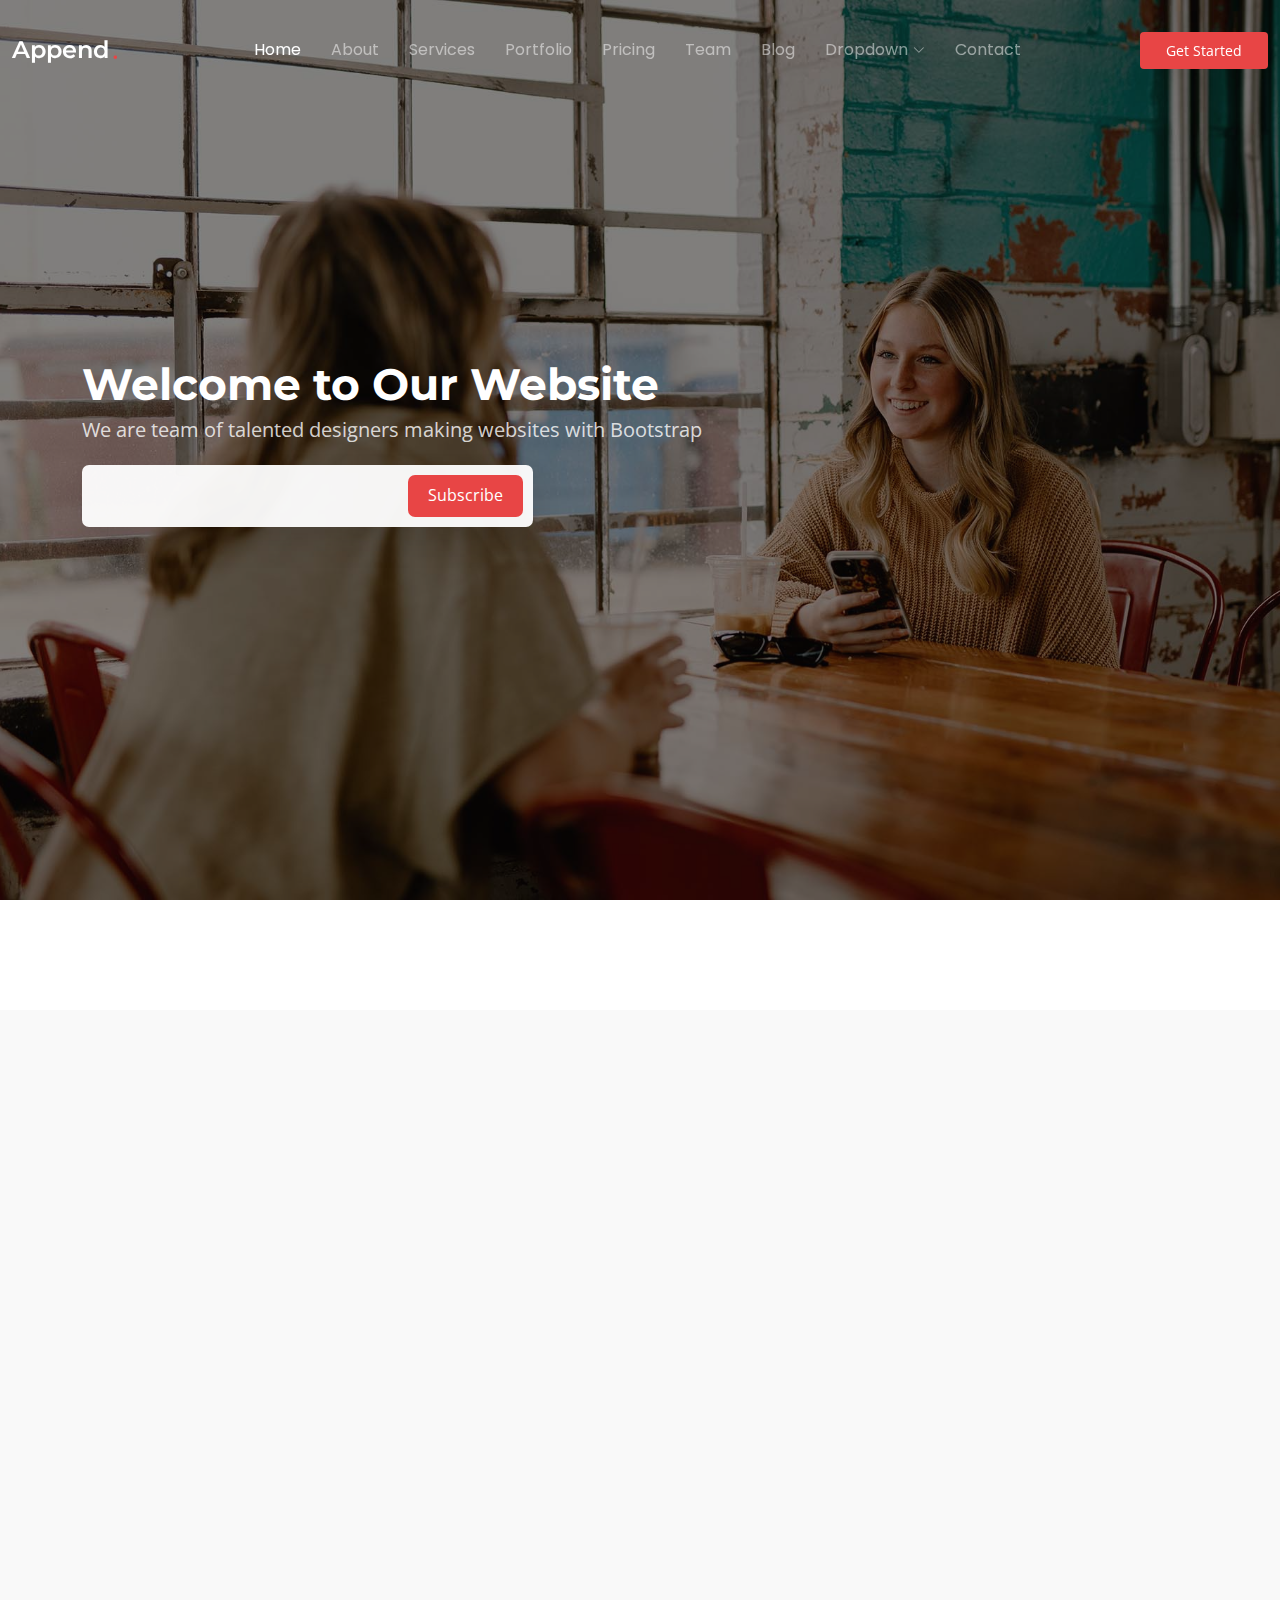
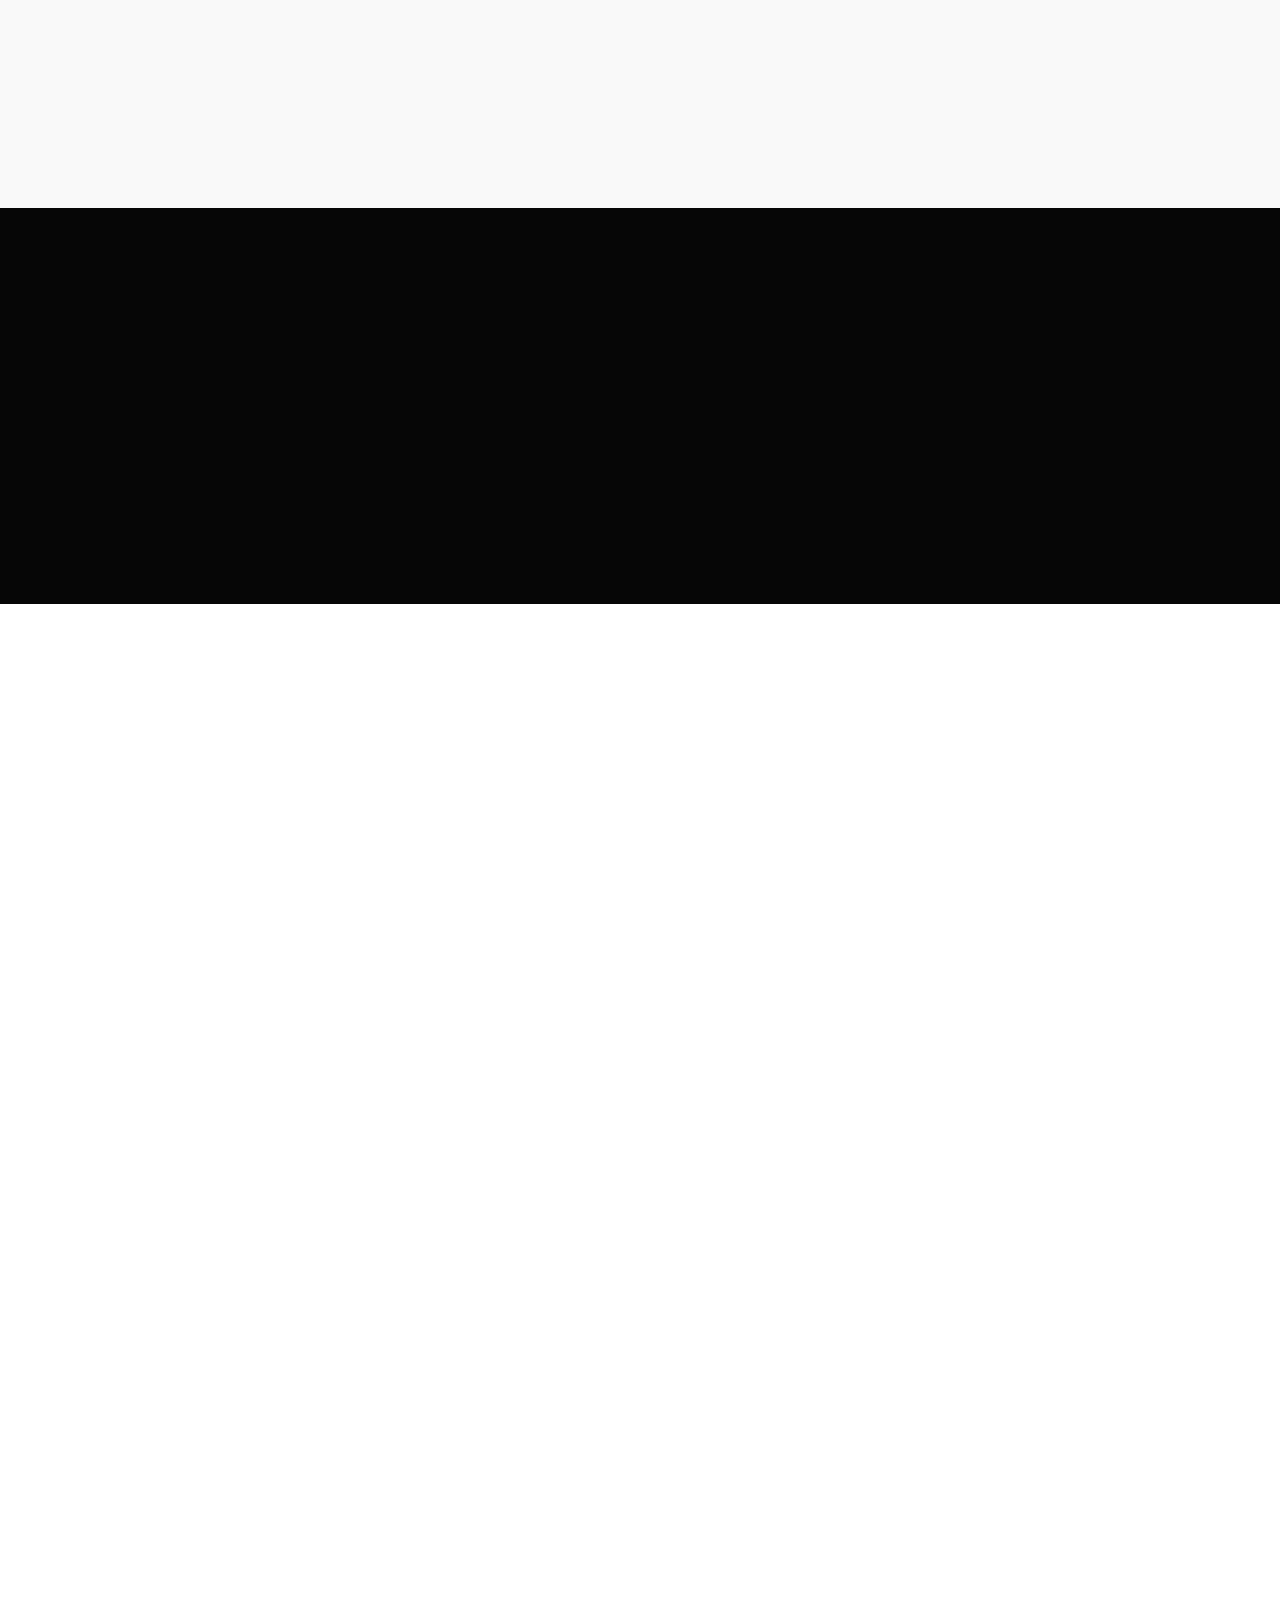
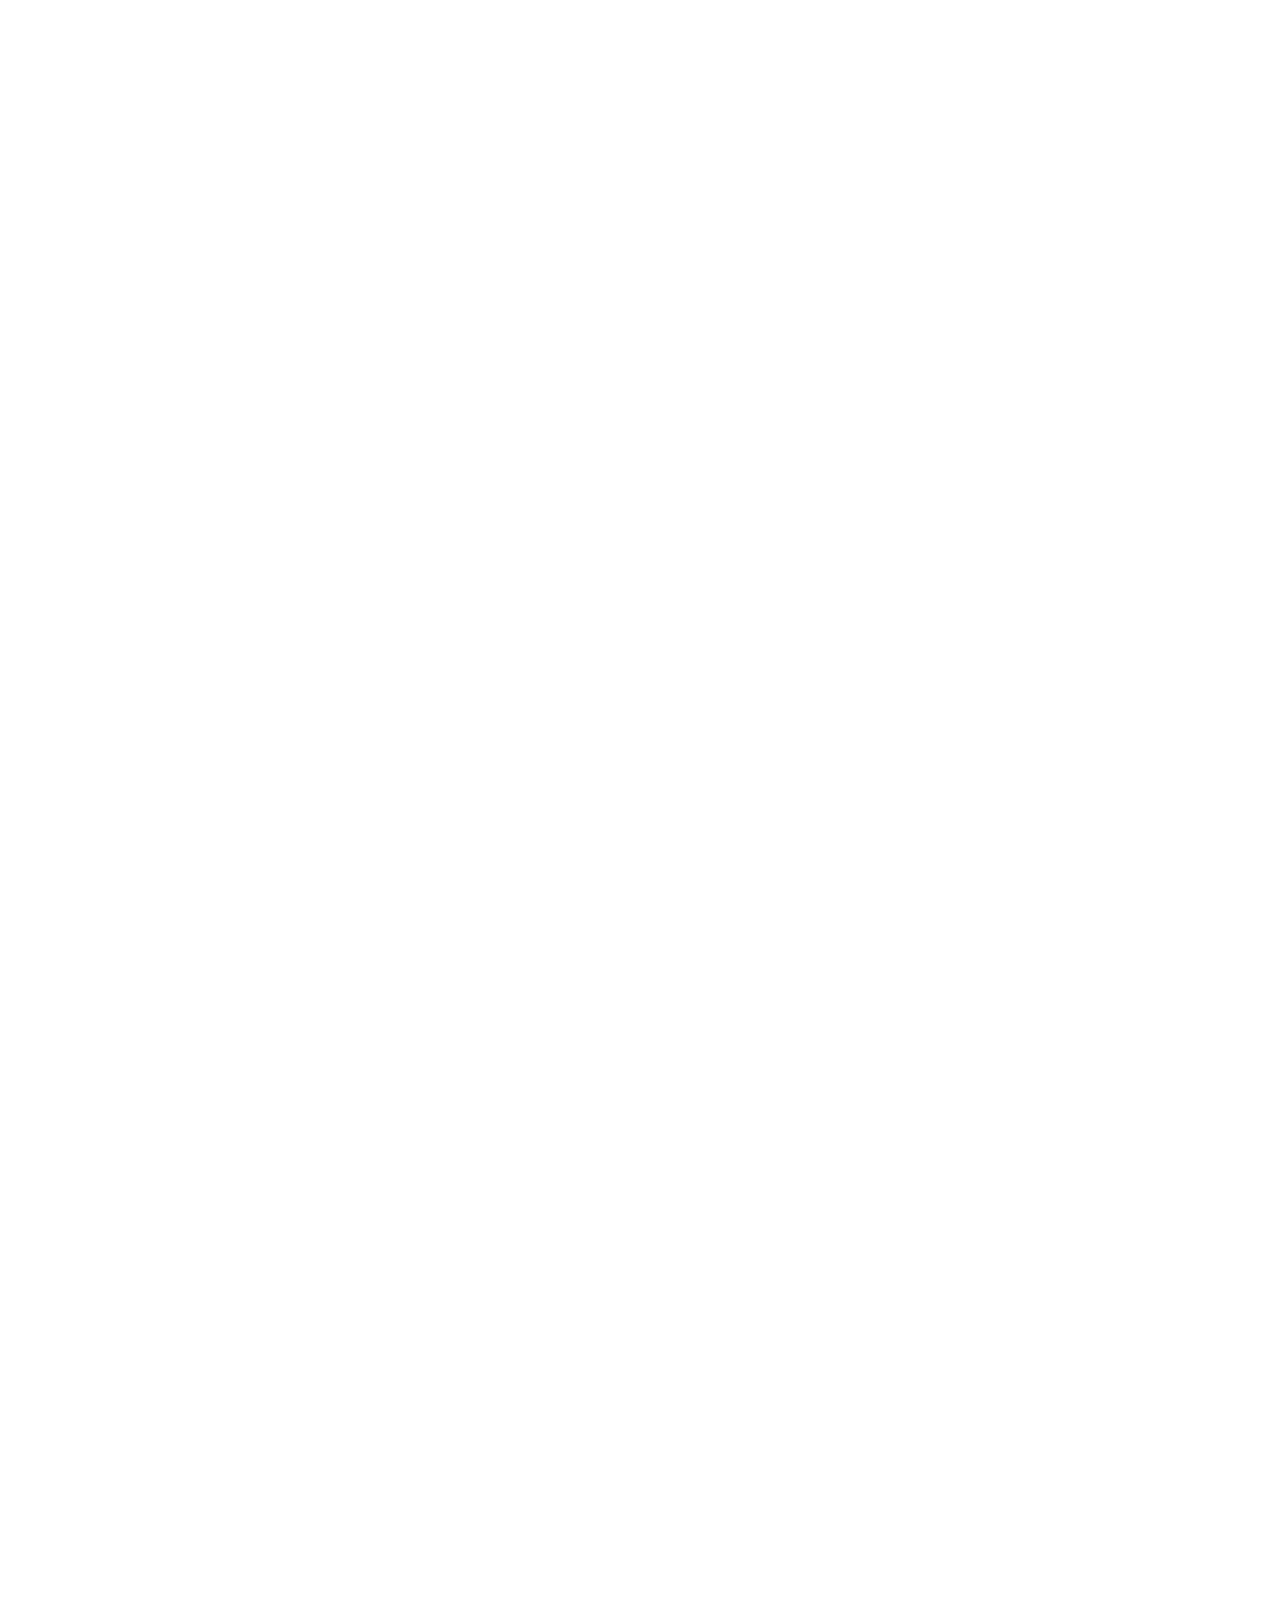
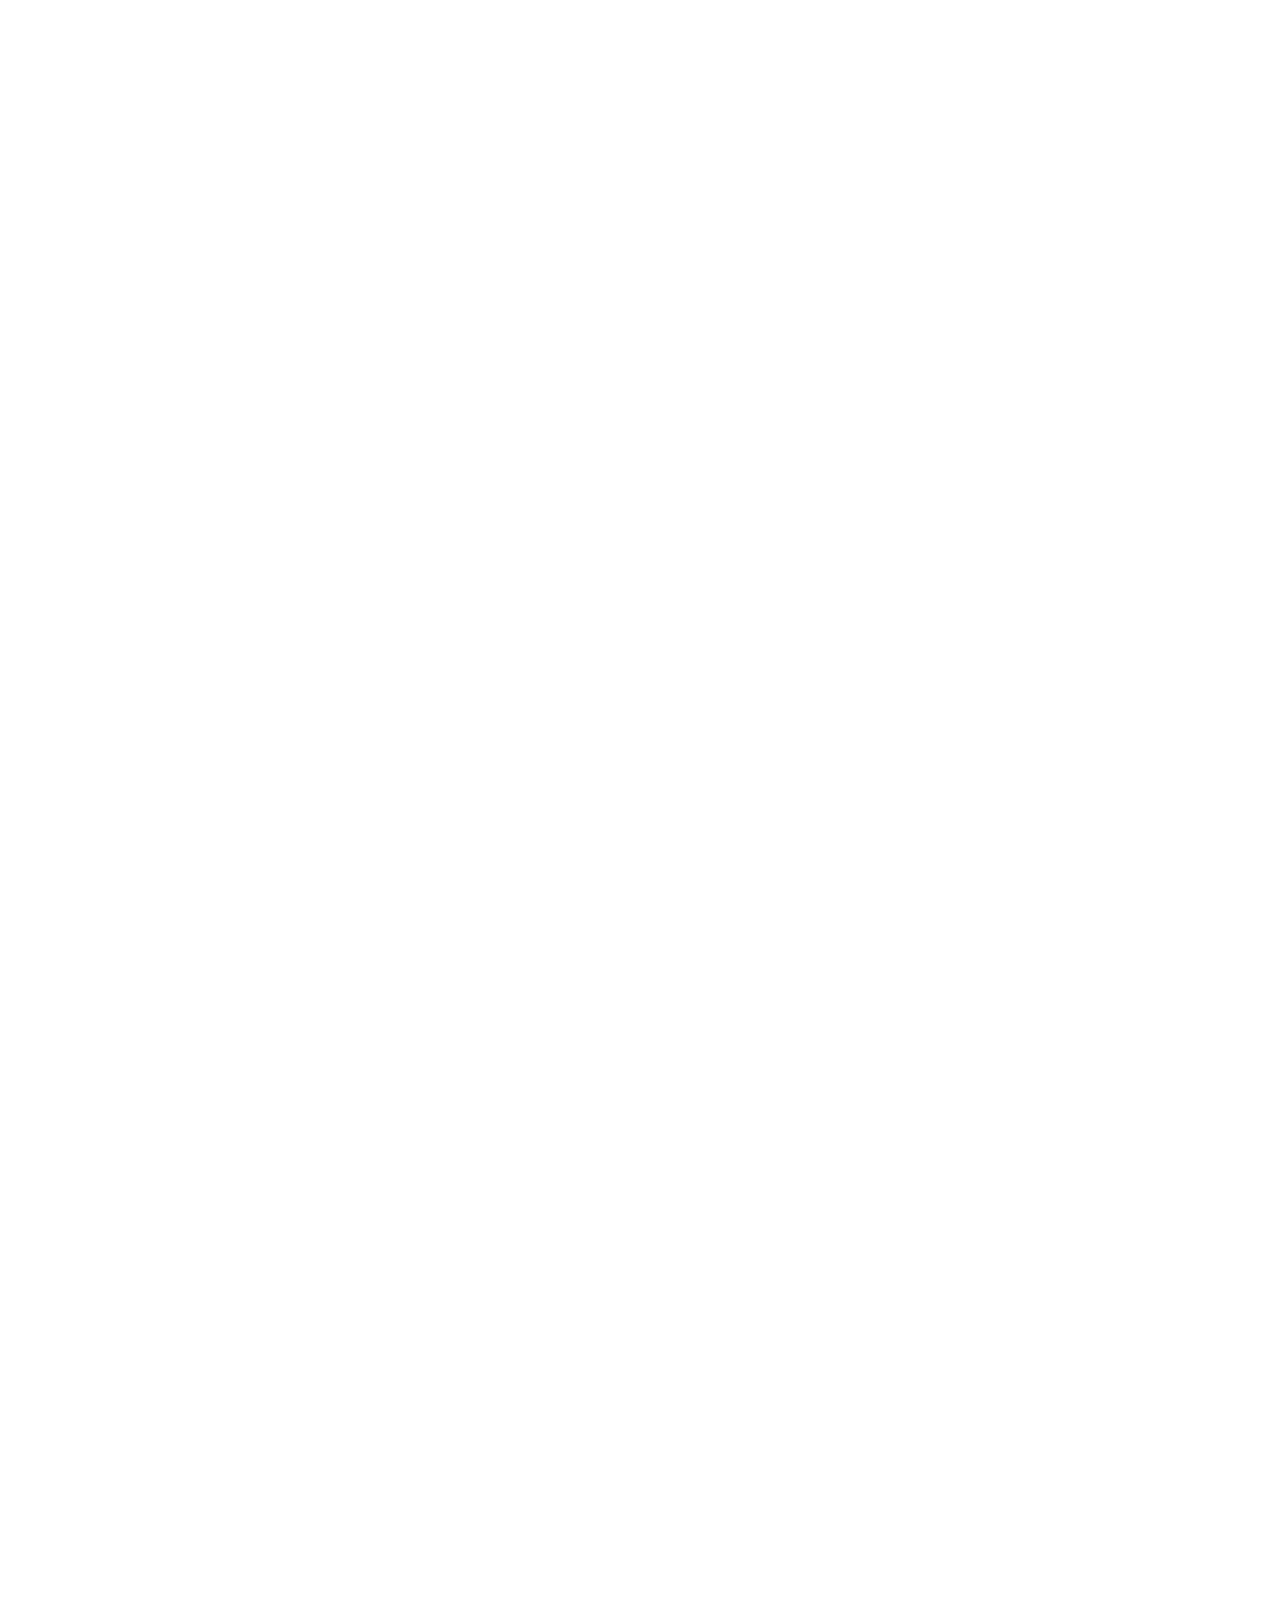
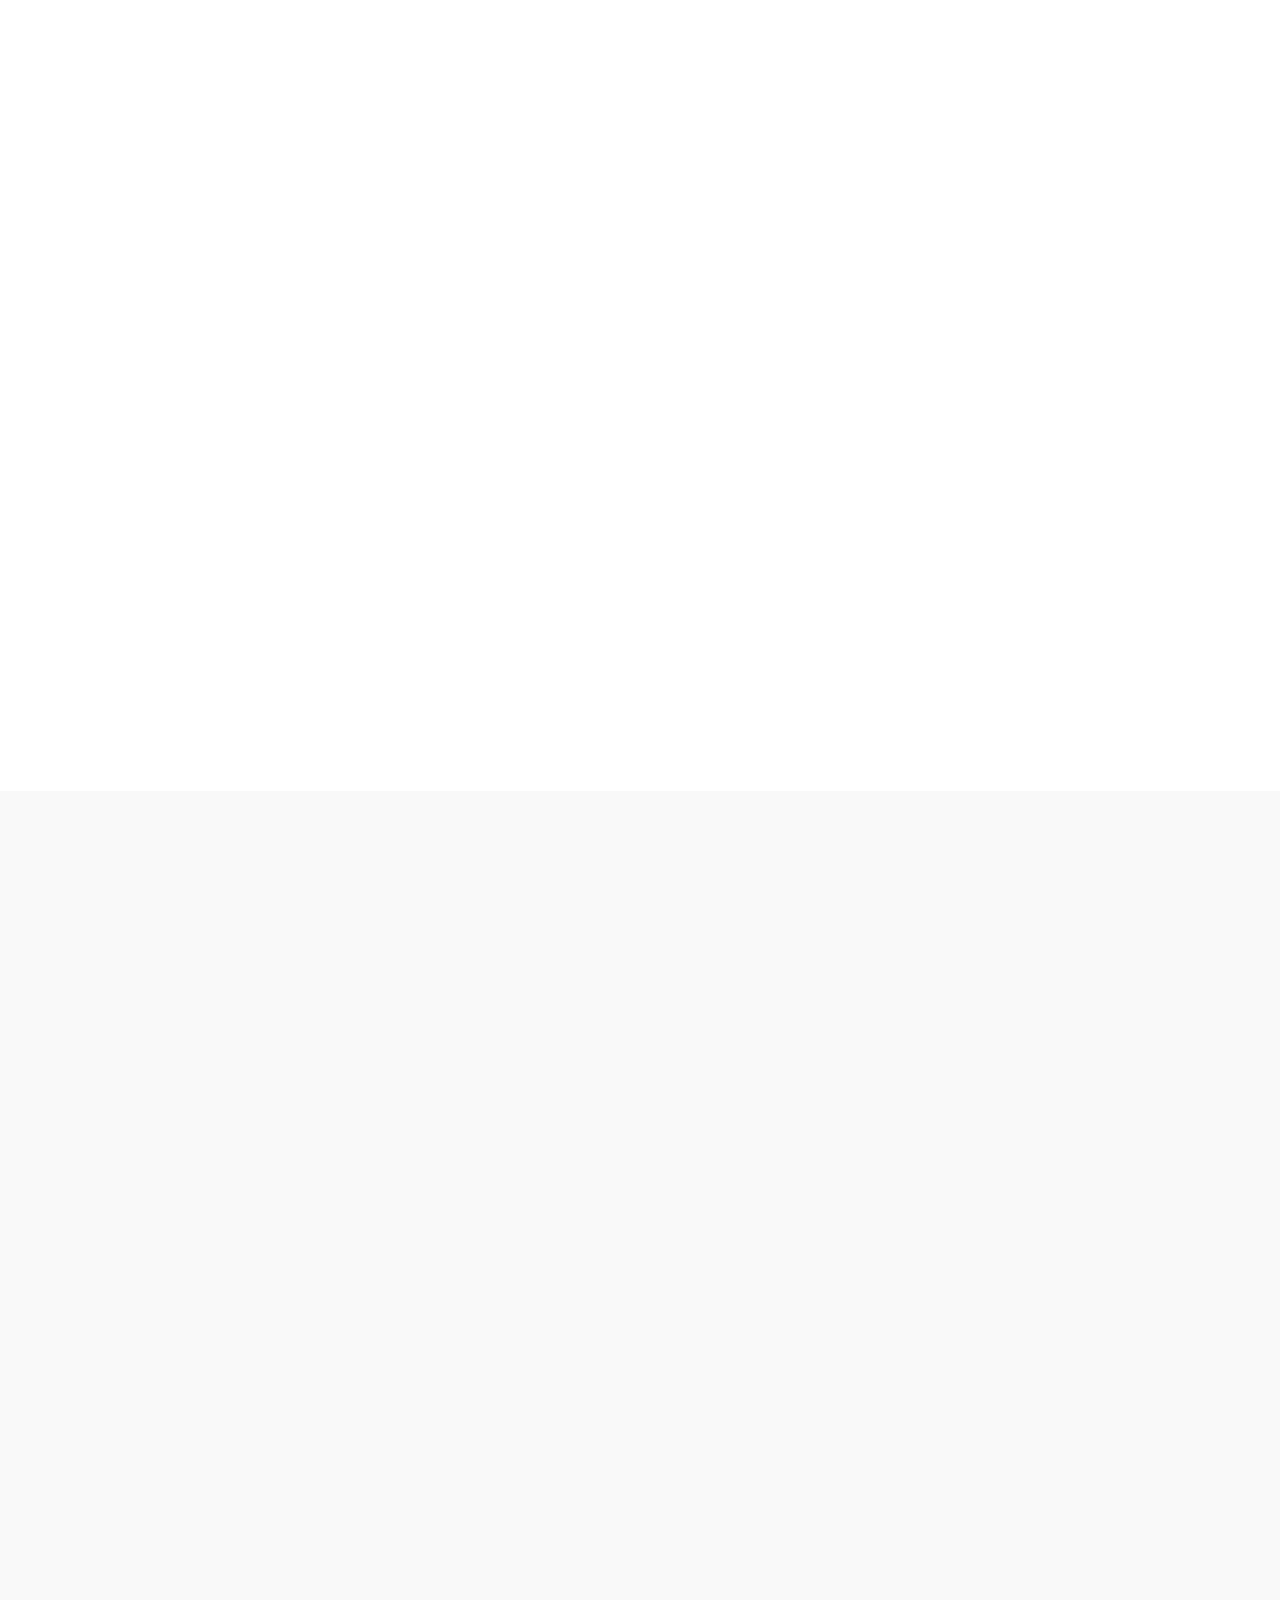
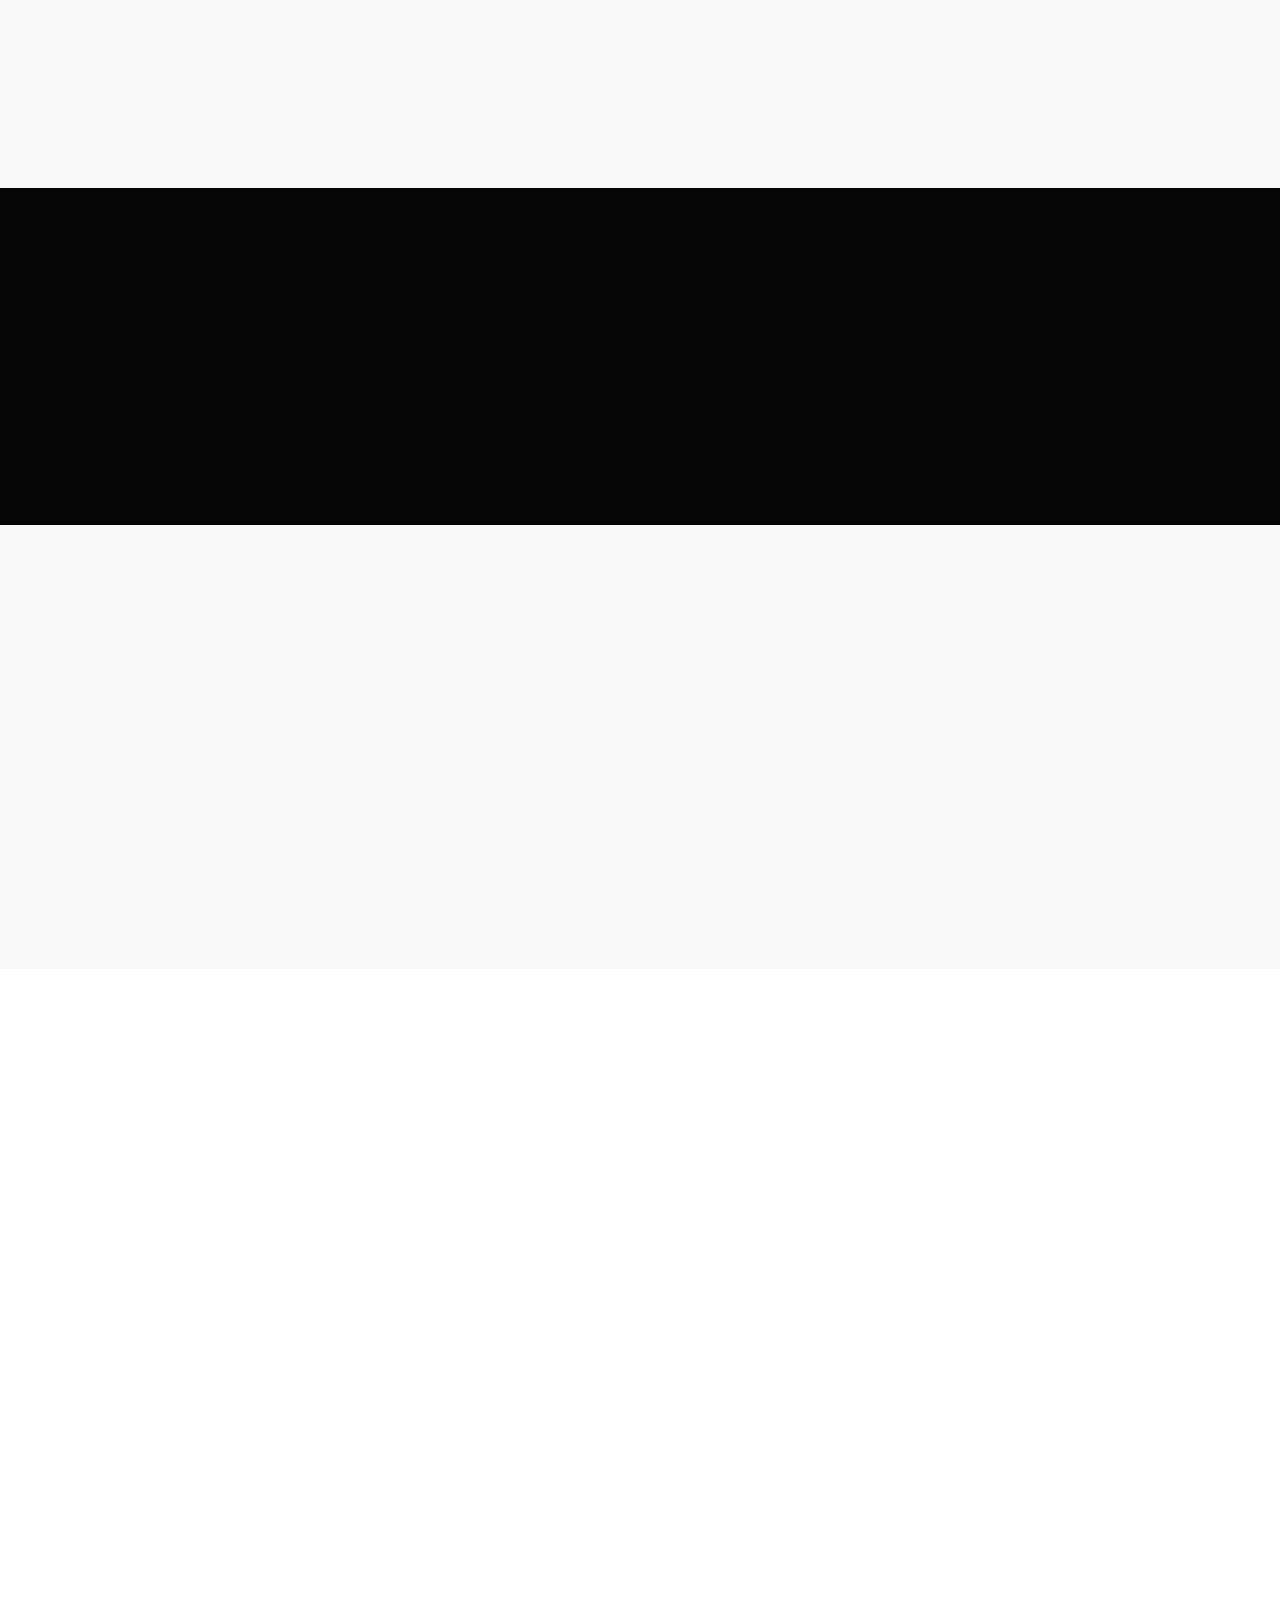
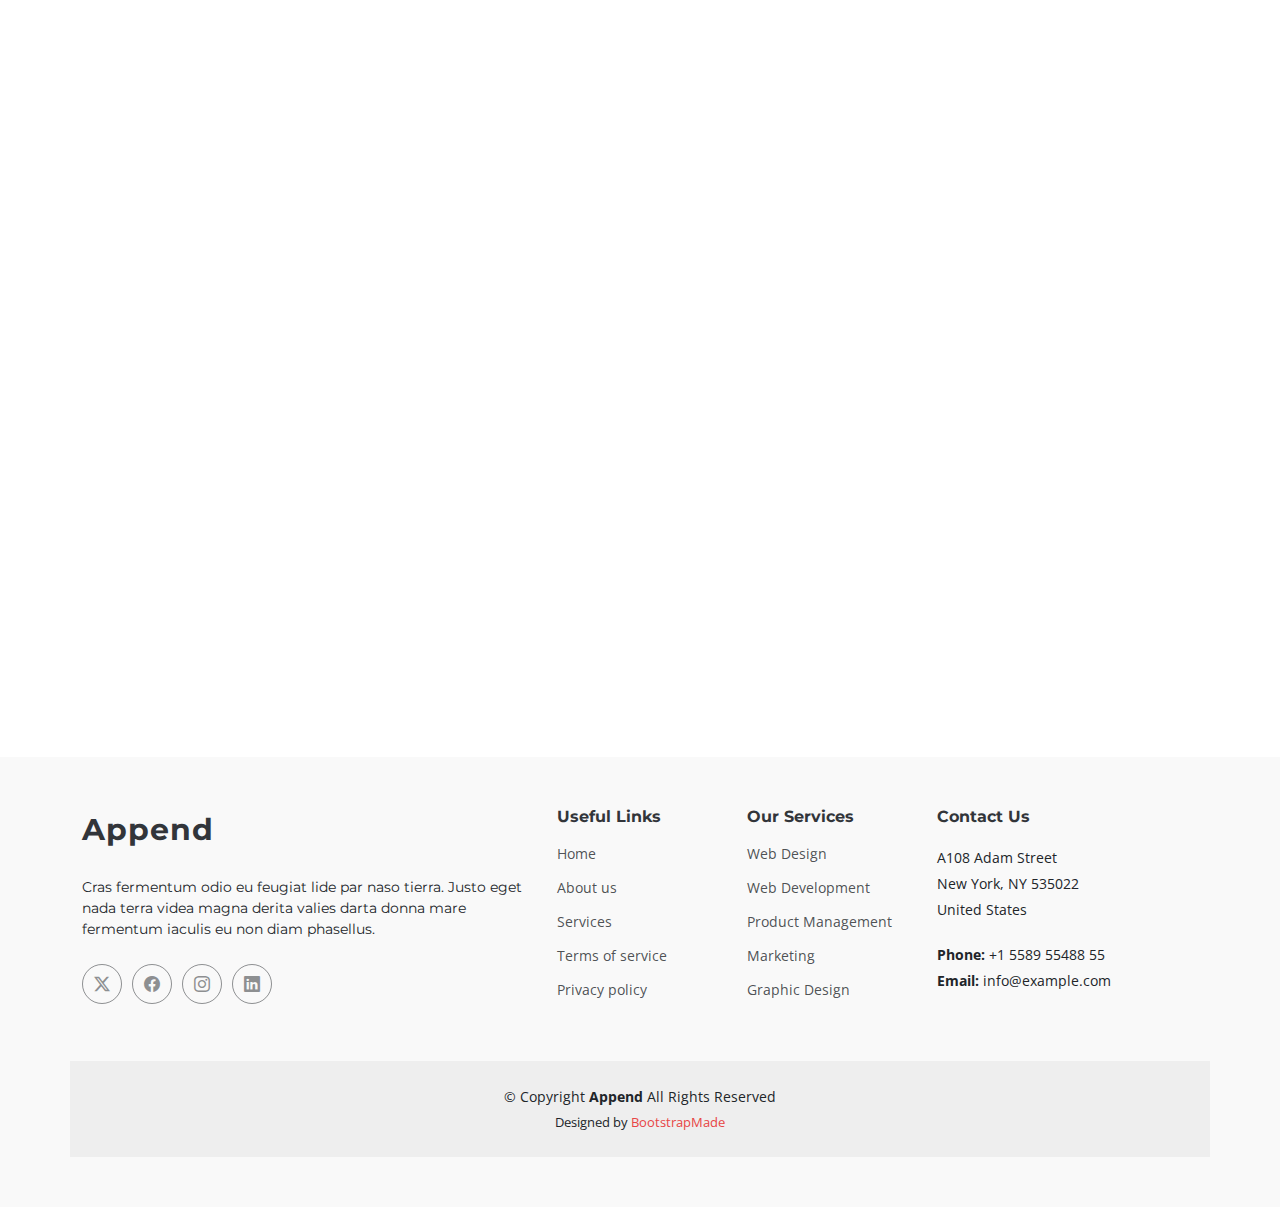
<file: index.html>
<!DOCTYPE html>
<html lang="en">

<head>
  <meta charset="utf-8">
  <meta content="width=device-width, initial-scale=1.0" name="viewport">
  <title>Index - Append Bootstrap Template</title>
  <meta name="description" content="">
  <meta name="keywords" content="">

  <!-- Favicons -->
  <link href="assets/img/favicon.png" rel="icon">
  <link href="assets/img/apple-touch-icon.png" rel="apple-touch-icon">

  <!-- Fonts -->
  <link href="https://fonts.googleapis.com" rel="preconnect">
  <link href="https://fonts.gstatic.com" rel="preconnect" crossorigin>
  <link href="https://fonts.googleapis.com/css2?family=Open+Sans:ital,wght@0,300;0,400;0,500;0,600;0,700;0,800;1,300;1,400;1,500;1,600;1,700;1,800&family=Montserrat:ital,wght@0,100;0,200;0,300;0,400;0,500;0,600;0,700;0,800;0,900;1,100;1,200;1,300;1,400;1,500;1,600;1,700;1,800;1,900&family=Poppins:ital,wght@0,100;0,200;0,300;0,400;0,500;0,600;0,700;0,800;0,900;1,100;1,200;1,300;1,400;1,500;1,600;1,700;1,800;1,900&display=swap" rel="stylesheet">

  <!-- Vendor CSS Files -->
  <link href="assets/vendor/bootstrap/css/bootstrap.min.css" rel="stylesheet">
  <link href="assets/vendor/bootstrap-icons/bootstrap-icons.css" rel="stylesheet">
  <link href="assets/vendor/aos/aos.css" rel="stylesheet">
  <link href="assets/vendor/glightbox/css/glightbox.min.css" rel="stylesheet">
  <link href="assets/vendor/swiper/swiper-bundle.min.css" rel="stylesheet">

  <!-- Main CSS File -->
  <link href="assets/css/main.css" rel="stylesheet">

  <!-- =======================================================
  * Template Name: Append
  * Template URL: https://bootstrapmade.com/append-bootstrap-website-template/
  * Updated: Aug 07 2024 with Bootstrap v5.3.3
  * Author: BootstrapMade.com
  * License: https://bootstrapmade.com/license/
  ======================================================== -->
</head>

<body class="index-page">

  <header id="header" class="header d-flex align-items-center fixed-top">
    <div class="container-fluid position-relative d-flex align-items-center justify-content-between">

      <a href="index.html" class="logo d-flex align-items-center me-auto me-xl-0">
        <!-- Uncomment the line below if you also wish to use an image logo -->
        <!-- <img src="assets/img/logo.png" alt=""> -->
        <h1 class="sitename">Append</h1><span>.</span>
      </a>

      <nav id="navmenu" class="navmenu">
        <ul>
          <li><a href="index.html#hero" class="active">Home</a></li>
          <li><a href="index.html#about">About</a></li>
          <li><a href="index.html#services">Services</a></li>
          <li><a href="index.html#portfolio">Portfolio</a></li>
          <li><a href="index.html#pricing">Pricing</a></li>
          <li><a href="index.html#team">Team</a></li>
          <li><a href="blog.html">Blog</a></li>
          <li class="dropdown"><a href="#"><span>Dropdown</span> <i class="bi bi-chevron-down toggle-dropdown"></i></a>
            <ul>
              <li><a href="#">Dropdown 1</a></li>
              <li class="dropdown"><a href="#"><span>Deep Dropdown</span> <i class="bi bi-chevron-down toggle-dropdown"></i></a>
                <ul>
                  <li><a href="#">Deep Dropdown 1</a></li>
                  <li><a href="#">Deep Dropdown 2</a></li>
                  <li><a href="#">Deep Dropdown 3</a></li>
                  <li><a href="#">Deep Dropdown 4</a></li>
                  <li><a href="#">Deep Dropdown 5</a></li>
                </ul>
              </li>
              <li><a href="#">Dropdown 2</a></li>
              <li><a href="#">Dropdown 3</a></li>
              <li><a href="#">Dropdown 4</a></li>
            </ul>
          </li>
          <li><a href="index.html#contact">Contact</a></li>
        </ul>
        <i class="mobile-nav-toggle d-xl-none bi bi-list"></i>
      </nav>

      <a class="btn-getstarted" href="index.html#about">Get Started</a>

    </div>
  </header>

  <main class="main">

    <!-- Hero Section -->
    <section id="hero" class="hero section dark-background">

      <img src="assets/img/hero-bg.jpg" alt="" data-aos="fade-in">

      <div class="container">
        <div class="row">
          <div class="col-lg-10">
            <h2 data-aos="fade-up" data-aos-delay="100">Welcome to Our Website</h2>
            <p data-aos="fade-up" data-aos-delay="200">We are team of talented designers making websites with Bootstrap</p>
          </div>
          <div class="col-lg-5" data-aos="fade-up" data-aos-delay="300">
            <form action="forms/newsletter.php" method="post" class="php-email-form">
              <div class="sign-up-form"><input type="email" name="email"><input type="submit" value="Subscribe"></div>
              <div class="loading">Loading</div>
              <div class="error-message"></div>
              <div class="sent-message">Your subscription request has been sent. Thank you!</div>
            </form>
          </div>
        </div>
      </div>

    </section><!-- /Hero Section -->

    <!-- Clients Section -->
    <section id="clients" class="clients section">

      <div class="container" data-aos="fade-up">

        <div class="row gy-4">

          <div class="col-xl-2 col-md-3 col-6 client-logo">
            <img src="assets/img/clients/client-1.png" class="img-fluid" alt="">
          </div><!-- End Client Item -->

          <div class="col-xl-2 col-md-3 col-6 client-logo">
            <img src="assets/img/clients/client-2.png" class="img-fluid" alt="">
          </div><!-- End Client Item -->

          <div class="col-xl-2 col-md-3 col-6 client-logo">
            <img src="assets/img/clients/client-3.png" class="img-fluid" alt="">
          </div><!-- End Client Item -->

          <div class="col-xl-2 col-md-3 col-6 client-logo">
            <img src="assets/img/clients/client-4.png" class="img-fluid" alt="">
          </div><!-- End Client Item -->

          <div class="col-xl-2 col-md-3 col-6 client-logo">
            <img src="assets/img/clients/client-5.png" class="img-fluid" alt="">
          </div><!-- End Client Item -->

          <div class="col-xl-2 col-md-3 col-6 client-logo">
            <img src="assets/img/clients/client-6.png" class="img-fluid" alt="">
          </div><!-- End Client Item -->

        </div>

      </div>

    </section><!-- /Clients Section -->

    <!-- About Section -->
    <section id="about" class="about section light-background">

      <div class="container" data-aos="fade-up" data-aos-delay="100">
        <div class="row align-items-xl-center gy-5">

          <div class="col-xl-5 content">
            <h3>About Us</h3>
            <h2>Ducimus rerum libero reprehenderit cumque</h2>
            <p>Ipsa sint sit. Quis ducimus tempore dolores impedit et dolor cumque alias maxime. Enim reiciendis minus et rerum hic non. Dicta quas cum quia maiores iure. Quidem nulla qui assumenda incidunt voluptatem tempora deleniti soluta.</p>
            <a href="#" class="read-more"><span>Read More</span><i class="bi bi-arrow-right"></i></a>
          </div>

          <div class="col-xl-7">
            <div class="row gy-4 icon-boxes">

              <div class="col-md-6" data-aos="fade-up" data-aos-delay="200">
                <div class="icon-box">
                  <i class="bi bi-buildings"></i>
                  <h3>Eius provident</h3>
                  <p>Magni repellendus vel ullam hic officia accusantium ipsa dolor omnis dolor voluptatem</p>
                </div>
              </div> <!-- End Icon Box -->

              <div class="col-md-6" data-aos="fade-up" data-aos-delay="300">
                <div class="icon-box">
                  <i class="bi bi-clipboard-pulse"></i>
                  <h3>Rerum aperiam</h3>
                  <p>Autem saepe animi et aut aspernatur culpa facere. Rerum saepe rerum voluptates quia</p>
                </div>
              </div> <!-- End Icon Box -->

              <div class="col-md-6" data-aos="fade-up" data-aos-delay="400">
                <div class="icon-box">
                  <i class="bi bi-command"></i>
                  <h3>Veniam omnis</h3>
                  <p>Omnis perferendis molestias culpa sed. Recusandae quas possimus. Quod consequatur corrupti</p>
                </div>
              </div> <!-- End Icon Box -->

              <div class="col-md-6" data-aos="fade-up" data-aos-delay="500">
                <div class="icon-box">
                  <i class="bi bi-graph-up-arrow"></i>
                  <h3>Delares sapiente</h3>
                  <p>Sint et dolor voluptas minus possimus nostrum. Reiciendis commodi eligendi omnis quideme lorenda</p>
                </div>
              </div> <!-- End Icon Box -->

            </div>
          </div>

        </div>
      </div>

    </section><!-- /About Section -->

    <!-- Stats Section -->
    <section id="stats" class="stats section dark-background">

      <img src="assets/img/stats-bg.jpg" alt="" data-aos="fade-in">

      <div class="container position-relative" data-aos="fade-up" data-aos-delay="100">

        <div class="row gy-4">

          <div class="col-lg-3 col-md-6">
            <div class="stats-item text-center w-100 h-100">
              <span data-purecounter-start="0" data-purecounter-end="232" data-purecounter-duration="1" class="purecounter"></span>
              <p>Clients</p>
            </div>
          </div><!-- End Stats Item -->

          <div class="col-lg-3 col-md-6">
            <div class="stats-item text-center w-100 h-100">
              <span data-purecounter-start="0" data-purecounter-end="521" data-purecounter-duration="1" class="purecounter"></span>
              <p>Projects</p>
            </div>
          </div><!-- End Stats Item -->

          <div class="col-lg-3 col-md-6">
            <div class="stats-item text-center w-100 h-100">
              <span data-purecounter-start="0" data-purecounter-end="1453" data-purecounter-duration="1" class="purecounter"></span>
              <p>Hours Of Support</p>
            </div>
          </div><!-- End Stats Item -->

          <div class="col-lg-3 col-md-6">
            <div class="stats-item text-center w-100 h-100">
              <span data-purecounter-start="0" data-purecounter-end="32" data-purecounter-duration="1" class="purecounter"></span>
              <p>Workers</p>
            </div>
          </div><!-- End Stats Item -->

        </div>

      </div>

    </section><!-- /Stats Section -->

    <!-- Services Section -->
    <section id="services" class="services section">

      <!-- Section Title -->
      <div class="container section-title" data-aos="fade-up">
        <h2>Services</h2>
        <p>Necessitatibus eius consequatur ex aliquid fuga eum quidem sint consectetur velit</p>
      </div><!-- End Section Title -->

      <div class="container">

        <div class="row gy-4">

          <div class="col-lg-6 " data-aos="fade-up" data-aos-delay="100">
            <div class="service-item d-flex">
              <div class="icon flex-shrink-0"><i class="bi bi-briefcase"></i></div>
              <div>
                <h4 class="title"><a href="services-details.html" class="stretched-link">Lorem Ipsum</a></h4>
                <p class="description">Voluptatum deleniti atque corrupti quos dolores et quas molestias excepturi sint occaecati cupiditate non provident</p>
              </div>
            </div>
          </div>
          <!-- End Service Item -->

          <div class="col-lg-6 " data-aos="fade-up" data-aos-delay="200">
            <div class="service-item d-flex">
              <div class="icon flex-shrink-0"><i class="bi bi-card-checklist"></i></div>
              <div>
                <h4 class="title"><a href="services-details.html" class="stretched-link">Dolor Sitema</a></h4>
                <p class="description">Minim veniam, quis nostrud exercitation ullamco laboris nisi ut aliquip ex ea commodo consequat tarad limino ata</p>
              </div>
            </div>
          </div><!-- End Service Item -->

          <div class="col-lg-6 " data-aos="fade-up" data-aos-delay="300">
            <div class="service-item d-flex">
              <div class="icon flex-shrink-0"><i class="bi bi-bar-chart"></i></div>
              <div>
                <h4 class="title"><a href="services-details.html" class="stretched-link">Sed ut perspiciatis</a></h4>
                <p class="description">Duis aute irure dolor in reprehenderit in voluptate velit esse cillum dolore eu fugiat nulla pariatur</p>
              </div>
            </div>
          </div><!-- End Service Item -->

          <div class="col-lg-6 " data-aos="fade-up" data-aos-delay="400">
            <div class="service-item d-flex">
              <div class="icon flex-shrink-0"><i class="bi bi-binoculars"></i></div>
              <div>
                <h4 class="title"><a href="services-details.html" class="stretched-link">Magni Dolores</a></h4>
                <p class="description">Excepteur sint occaecat cupidatat non proident, sunt in culpa qui officia deserunt mollit anim id est laborum</p>
              </div>
            </div>
          </div><!-- End Service Item -->

          <div class="col-lg-6 " data-aos="fade-up" data-aos-delay="500">
            <div class="service-item d-flex">
              <div class="icon flex-shrink-0"><i class="bi bi-brightness-high"></i></div>
              <div>
                <h4 class="title"><a href="services-details.html" class="stretched-link">Nemo Enim</a></h4>
                <p class="description">At vero eos et accusamus et iusto odio dignissimos ducimus qui blanditiis praesentium voluptatum deleniti atque</p>
              </div>
            </div>
          </div><!-- End Service Item -->

          <div class="col-lg-6 " data-aos="fade-up" data-aos-delay="600">
            <div class="service-item d-flex">
              <div class="icon flex-shrink-0"><i class="bi bi-calendar4-week"></i></div>
              <div>
                <h4 class="title"><a href="services-details.html" class="stretched-link">Eiusmod Tempor</a></h4>
                <p class="description">Et harum quidem rerum facilis est et expedita distinctio. Nam libero tempore, cum soluta nobis est eligendi</p>
              </div>
            </div>
          </div><!-- End Service Item -->

        </div>

      </div>

    </section><!-- /Services Section -->

    <!-- Features Section -->
    <section id="features" class="features section">

      <!-- Section Title -->
      <div class="container section-title" data-aos="fade-up">
        <h2>Features</h2>
        <p>Necessitatibus eius consequatur ex aliquid fuga eum quidem sint consectetur velit</p>
      </div><!-- End Section Title -->

      <div class="container">

        <div class="row gy-4 align-items-center features-item">
          <div class="col-lg-5 order-2 order-lg-1" data-aos="fade-up" data-aos-delay="200">
            <h3>Corporis temporibus maiores provident</h3>
            <p>
              Ullamco laboris nisi ut aliquip ex ea commodo consequat. Duis aute irure dolor in reprehenderit in voluptate
              velit esse cillum dolore eu fugiat nulla pariatur. Excepteur sint occaecat cupidatat non proident.
            </p>
            <a href="#" class="btn btn-get-started">Get Started</a>
          </div>
          <div class="col-lg-7 order-1 order-lg-2 d-flex align-items-center" data-aos="zoom-out" data-aos-delay="100">
            <div class="image-stack">
              <img src="assets/img/features-light-1.jpg" alt="" class="stack-front">
              <img src="assets/img/features-light-2.jpg" alt="" class="stack-back">
            </div>
          </div>
        </div><!-- Features Item -->

        <div class="row gy-4 align-items-stretch justify-content-between features-item ">
          <div class="col-lg-6 d-flex align-items-center features-img-bg" data-aos="zoom-out">
            <img src="assets/img/features-light-3.jpg" class="img-fluid" alt="">
          </div>
          <div class="col-lg-5 d-flex justify-content-center flex-column" data-aos="fade-up">
            <h3>Sunt consequatur ad ut est nulla</h3>
            <p>Cupiditate placeat cupiditate placeat est ipsam culpa. Delectus quia minima quod. Sunt saepe odit aut quia voluptatem hic voluptas dolor doloremque.</p>
            <ul>
              <li><i class="bi bi-check"></i> <span>Ullamco laboris nisi ut aliquip ex ea commodo consequat.</span></li>
              <li><i class="bi bi-check"></i><span> Duis aute irure dolor in reprehenderit in voluptate velit.</span></li>
              <li><i class="bi bi-check"></i> <span>Facilis ut et voluptatem aperiam. Autem soluta ad fugiat</span>.</li>
            </ul>
            <a href="#" class="btn btn-get-started align-self-start">Get Started</a>
          </div>
        </div><!-- Features Item -->

      </div>

    </section><!-- /Features Section -->

    <!-- Portfolio Section -->
    <section id="portfolio" class="portfolio section">

      <!-- Section Title -->
      <div class="container section-title" data-aos="fade-up">
        <h2>Portfolio</h2>
        <p>Necessitatibus eius consequatur ex aliquid fuga eum quidem sint consectetur velit</p>
      </div><!-- End Section Title -->

      <div class="container">

        <div class="isotope-layout" data-default-filter="*" data-layout="masonry" data-sort="original-order">

          <ul class="portfolio-filters isotope-filters" data-aos="fade-up" data-aos-delay="100">
            <li data-filter="*" class="filter-active">All</li>
            <li data-filter=".filter-app">App</li>
            <li data-filter=".filter-product">Card</li>
            <li data-filter=".filter-branding">Web</li>
          </ul><!-- End Portfolio Filters -->

          <div class="row gy-4 isotope-container" data-aos="fade-up" data-aos-delay="200">

            <div class="col-lg-4 col-md-6 portfolio-item isotope-item filter-app">
              <img src="assets/img/masonry-portfolio/masonry-portfolio-1.jpg" class="img-fluid" alt="">
              <div class="portfolio-info">
                <h4>App 1</h4>
                <p>Lorem ipsum, dolor sit</p>
                <a href="assets/img/masonry-portfolio/masonry-portfolio-1.jpg" title="App 1" data-gallery="portfolio-gallery-app" class="glightbox preview-link"><i class="bi bi-zoom-in"></i></a>
                <a href="portfolio-details.html" title="More Details" class="details-link"><i class="bi bi-link-45deg"></i></a>
              </div>
            </div><!-- End Portfolio Item -->

            <div class="col-lg-4 col-md-6 portfolio-item isotope-item filter-product">
              <img src="assets/img/masonry-portfolio/masonry-portfolio-2.jpg" class="img-fluid" alt="">
              <div class="portfolio-info">
                <h4>Product 1</h4>
                <p>Lorem ipsum, dolor sit</p>
                <a href="assets/img/masonry-portfolio/masonry-portfolio-2.jpg" title="Product 1" data-gallery="portfolio-gallery-product" class="glightbox preview-link"><i class="bi bi-zoom-in"></i></a>
                <a href="portfolio-details.html" title="More Details" class="details-link"><i class="bi bi-link-45deg"></i></a>
              </div>
            </div><!-- End Portfolio Item -->

            <div class="col-lg-4 col-md-6 portfolio-item isotope-item filter-branding">
              <img src="assets/img/masonry-portfolio/masonry-portfolio-3.jpg" class="img-fluid" alt="">
              <div class="portfolio-info">
                <h4>Branding 1</h4>
                <p>Lorem ipsum, dolor sit</p>
                <a href="assets/img/masonry-portfolio/masonry-portfolio-3.jpg" title="Branding 1" data-gallery="portfolio-gallery-branding" class="glightbox preview-link"><i class="bi bi-zoom-in"></i></a>
                <a href="portfolio-details.html" title="More Details" class="details-link"><i class="bi bi-link-45deg"></i></a>
              </div>
            </div><!-- End Portfolio Item -->

            <div class="col-lg-4 col-md-6 portfolio-item isotope-item filter-app">
              <img src="assets/img/masonry-portfolio/masonry-portfolio-4.jpg" class="img-fluid" alt="">
              <div class="portfolio-info">
                <h4>App 2</h4>
                <p>Lorem ipsum, dolor sit</p>
                <a href="assets/img/masonry-portfolio/masonry-portfolio-4.jpg" title="App 2" data-gallery="portfolio-gallery-app" class="glightbox preview-link"><i class="bi bi-zoom-in"></i></a>
                <a href="portfolio-details.html" title="More Details" class="details-link"><i class="bi bi-link-45deg"></i></a>
              </div>
            </div><!-- End Portfolio Item -->

            <div class="col-lg-4 col-md-6 portfolio-item isotope-item filter-product">
              <img src="assets/img/masonry-portfolio/masonry-portfolio-5.jpg" class="img-fluid" alt="">
              <div class="portfolio-info">
                <h4>Product 2</h4>
                <p>Lorem ipsum, dolor sit</p>
                <a href="assets/img/masonry-portfolio/masonry-portfolio-5.jpg" title="Product 2" data-gallery="portfolio-gallery-product" class="glightbox preview-link"><i class="bi bi-zoom-in"></i></a>
                <a href="portfolio-details.html" title="More Details" class="details-link"><i class="bi bi-link-45deg"></i></a>
              </div>
            </div><!-- End Portfolio Item -->

            <div class="col-lg-4 col-md-6 portfolio-item isotope-item filter-branding">
              <img src="assets/img/masonry-portfolio/masonry-portfolio-6.jpg" class="img-fluid" alt="">
              <div class="portfolio-info">
                <h4>Branding 2</h4>
                <p>Lorem ipsum, dolor sit</p>
                <a href="assets/img/masonry-portfolio/masonry-portfolio-6.jpg" title="Branding 2" data-gallery="portfolio-gallery-branding" class="glightbox preview-link"><i class="bi bi-zoom-in"></i></a>
                <a href="portfolio-details.html" title="More Details" class="details-link"><i class="bi bi-link-45deg"></i></a>
              </div>
            </div><!-- End Portfolio Item -->

            <div class="col-lg-4 col-md-6 portfolio-item isotope-item filter-app">
              <img src="assets/img/masonry-portfolio/masonry-portfolio-7.jpg" class="img-fluid" alt="">
              <div class="portfolio-info">
                <h4>App 3</h4>
                <p>Lorem ipsum, dolor sit</p>
                <a href="assets/img/masonry-portfolio/masonry-portfolio-7.jpg" title="App 3" data-gallery="portfolio-gallery-app" class="glightbox preview-link"><i class="bi bi-zoom-in"></i></a>
                <a href="portfolio-details.html" title="More Details" class="details-link"><i class="bi bi-link-45deg"></i></a>
              </div>
            </div><!-- End Portfolio Item -->

            <div class="col-lg-4 col-md-6 portfolio-item isotope-item filter-product">
              <img src="assets/img/masonry-portfolio/masonry-portfolio-8.jpg" class="img-fluid" alt="">
              <div class="portfolio-info">
                <h4>Product 3</h4>
                <p>Lorem ipsum, dolor sit</p>
                <a href="assets/img/masonry-portfolio/masonry-portfolio-8.jpg" title="Product 3" data-gallery="portfolio-gallery-product" class="glightbox preview-link"><i class="bi bi-zoom-in"></i></a>
                <a href="portfolio-details.html" title="More Details" class="details-link"><i class="bi bi-link-45deg"></i></a>
              </div>
            </div><!-- End Portfolio Item -->

            <div class="col-lg-4 col-md-6 portfolio-item isotope-item filter-branding">
              <img src="assets/img/masonry-portfolio/masonry-portfolio-9.jpg" class="img-fluid" alt="">
              <div class="portfolio-info">
                <h4>Branding 3</h4>
                <p>Lorem ipsum, dolor sit</p>
                <a href="assets/img/masonry-portfolio/masonry-portfolio-9.jpg" title="Branding 2" data-gallery="portfolio-gallery-branding" class="glightbox preview-link"><i class="bi bi-zoom-in"></i></a>
                <a href="portfolio-details.html" title="More Details" class="details-link"><i class="bi bi-link-45deg"></i></a>
              </div>
            </div><!-- End Portfolio Item -->

          </div><!-- End Portfolio Container -->

        </div>

      </div>

    </section><!-- /Portfolio Section -->

    <!-- Pricing Section -->
    <section id="pricing" class="pricing section">

      <!-- Section Title -->
      <div class="container section-title" data-aos="fade-up">
        <h2>Pricing</h2>
        <p>Necessitatibus eius consequatur ex aliquid fuga eum quidem sint consectetur velit</p>
      </div><!-- End Section Title -->

      <div class="container" data-aos="zoom-in" data-aos-delay="100">

        <div class="row g-4">

          <div class="col-lg-4">
            <div class="pricing-item">
              <h3>Free Plan</h3>
              <div class="icon">
                <i class="bi bi-box"></i>
              </div>
              <h4><sup>$</sup>0<span> / month</span></h4>
              <ul>
                <li><i class="bi bi-check"></i> <span>Quam adipiscing vitae proin</span></li>
                <li><i class="bi bi-check"></i> <span>Nec feugiat nisl pretium</span></li>
                <li><i class="bi bi-check"></i> <span>Nulla at volutpat diam uteera</span></li>
                <li class="na"><i class="bi bi-x"></i> <span>Pharetra massa massa ultricies</span></li>
                <li class="na"><i class="bi bi-x"></i> <span>Massa ultricies mi quis hendrerit</span></li>
              </ul>
              <div class="text-center"><a href="#" class="buy-btn">Buy Now</a></div>
            </div>
          </div><!-- End Pricing Item -->

          <div class="col-lg-4">
            <div class="pricing-item featured">
              <h3>Business Plan</h3>
              <div class="icon">
                <i class="bi bi-rocket"></i>
              </div>

              <h4><sup>$</sup>29<span> / month</span></h4>
              <ul>
                <li><i class="bi bi-check"></i> <span>Quam adipiscing vitae proin</span></li>
                <li><i class="bi bi-check"></i> <span>Nec feugiat nisl pretium</span></li>
                <li><i class="bi bi-check"></i> <span>Nulla at volutpat diam uteera</span></li>
                <li><i class="bi bi-check"></i> <span>Pharetra massa massa ultricies</span></li>
                <li><i class="bi bi-check"></i> <span>Massa ultricies mi quis hendrerit</span></li>
              </ul>
              <div class="text-center"><a href="#" class="buy-btn">Buy Now</a></div>
            </div>
          </div><!-- End Pricing Item -->

          <div class="col-lg-4">
            <div class="pricing-item">
              <h3>Developer Plan</h3>
              <div class="icon">
                <i class="bi bi-send"></i>
              </div>
              <h4><sup>$</sup>49<span> / month</span></h4>
              <ul>
                <li><i class="bi bi-check"></i> <span>Quam adipiscing vitae proin</span></li>
                <li><i class="bi bi-check"></i> <span>Nec feugiat nisl pretium</span></li>
                <li><i class="bi bi-check"></i> <span>Nulla at volutpat diam uteera</span></li>
                <li><i class="bi bi-check"></i> <span>Pharetra massa massa ultricies</span></li>
                <li><i class="bi bi-check"></i> <span>Massa ultricies mi quis hendrerit</span></li>
              </ul>
              <div class="text-center"><a href="#" class="buy-btn">Buy Now</a></div>
            </div>
          </div><!-- End Pricing Item -->

        </div>

      </div>

    </section><!-- /Pricing Section -->

    <!-- Faq Section -->
    <section id="faq" class="faq section">

      <div class="container">

        <div class="row gy-4">

          <div class="col-lg-4" data-aos="fade-up" data-aos-delay="100">
            <div class="content px-xl-5">
              <h3><span>Frequently Asked </span><strong>Questions</strong></h3>
              <p>
                Lorem ipsum dolor sit amet, consectetur adipiscing elit, sed do eiusmod tempor incididunt ut labore et dolore magna aliqua. Duis aute irure dolor in reprehenderit
              </p>
            </div>
          </div>

          <div class="col-lg-8" data-aos="fade-up" data-aos-delay="200">

            <div class="faq-container">
              <div class="faq-item faq-active">
                <h3><span class="num">1.</span> <span>Non consectetur a erat nam at lectus urna duis?</span></h3>
                <div class="faq-content">
                  <p>Feugiat pretium nibh ipsum consequat. Tempus iaculis urna id volutpat lacus laoreet non curabitur gravida. Venenatis lectus magna fringilla urna porttitor rhoncus dolor purus non.</p>
                </div>
                <i class="faq-toggle bi bi-chevron-right"></i>
              </div><!-- End Faq item-->

              <div class="faq-item">
                <h3><span class="num">2.</span> <span>Feugiat scelerisque varius morbi enim nunc faucibus a pellentesque?</span></h3>
                <div class="faq-content">
                  <p>Dolor sit amet consectetur adipiscing elit pellentesque habitant morbi. Id interdum velit laoreet id donec ultrices. Fringilla phasellus faucibus scelerisque eleifend donec pretium. Est pellentesque elit ullamcorper dignissim. Mauris ultrices eros in cursus turpis massa tincidunt dui.</p>
                </div>
                <i class="faq-toggle bi bi-chevron-right"></i>
              </div><!-- End Faq item-->

              <div class="faq-item">
                <h3><span class="num">3.</span> <span>Dolor sit amet consectetur adipiscing elit pellentesque?</span></h3>
                <div class="faq-content">
                  <p>Eleifend mi in nulla posuere sollicitudin aliquam ultrices sagittis orci. Faucibus pulvinar elementum integer enim. Sem nulla pharetra diam sit amet nisl suscipit. Rutrum tellus pellentesque eu tincidunt. Lectus urna duis convallis convallis tellus. Urna molestie at elementum eu facilisis sed odio morbi quis</p>
                </div>
                <i class="faq-toggle bi bi-chevron-right"></i>
              </div><!-- End Faq item-->

              <div class="faq-item">
                <h3><span class="num">4.</span> <span>Ac odio tempor orci dapibus. Aliquam eleifend mi in nulla?</span></h3>
                <div class="faq-content">
                  <p>Dolor sit amet consectetur adipiscing elit pellentesque habitant morbi. Id interdum velit laoreet id donec ultrices. Fringilla phasellus faucibus scelerisque eleifend donec pretium. Est pellentesque elit ullamcorper dignissim. Mauris ultrices eros in cursus turpis massa tincidunt dui.</p>
                </div>
                <i class="faq-toggle bi bi-chevron-right"></i>
              </div><!-- End Faq item-->

              <div class="faq-item">
                <h3><span class="num">5.</span> <span>Tempus quam pellentesque nec nam aliquam sem et tortor consequat?</span></h3>
                <div class="faq-content">
                  <p>Molestie a iaculis at erat pellentesque adipiscing commodo. Dignissim suspendisse in est ante in. Nunc vel risus commodo viverra maecenas accumsan. Sit amet nisl suscipit adipiscing bibendum est. Purus gravida quis blandit turpis cursus in</p>
                </div>
                <i class="faq-toggle bi bi-chevron-right"></i>
              </div><!-- End Faq item-->

            </div>

          </div>
        </div>

      </div>

    </section><!-- /Faq Section -->

    <!-- Team Section -->
    <section id="team" class="team section light-background">

      <!-- Section Title -->
      <div class="container section-title" data-aos="fade-up">
        <h2>Team</h2>
        <p>Necessitatibus eius consequatur ex aliquid fuga eum quidem sint consectetur velit</p>
      </div><!-- End Section Title -->

      <div class="container">

        <div class="row gy-5">

          <div class="col-lg-4 col-md-6 member" data-aos="fade-up" data-aos-delay="100">
            <div class="member-img">
              <img src="assets/img/team/team-1.jpg" class="img-fluid" alt="">
              <div class="social">
                <a href="#"><i class="bi bi-twitter-x"></i></a>
                <a href="#"><i class="bi bi-facebook"></i></a>
                <a href="#"><i class="bi bi-instagram"></i></a>
                <a href="#"><i class="bi bi-linkedin"></i></a>
              </div>
            </div>
            <div class="member-info text-center">
              <h4>Walter White</h4>
              <span>Chief Executive Officer</span>
              <p>Aliquam iure quaerat voluptatem praesentium possimus unde laudantium vel dolorum distinctio dire flow</p>
            </div>
          </div><!-- End Team Member -->

          <div class="col-lg-4 col-md-6 member" data-aos="fade-up" data-aos-delay="200">
            <div class="member-img">
              <img src="assets/img/team/team-2.jpg" class="img-fluid" alt="">
              <div class="social">
                <a href="#"><i class="bi bi-twitter-x"></i></a>
                <a href="#"><i class="bi bi-facebook"></i></a>
                <a href="#"><i class="bi bi-instagram"></i></a>
                <a href="#"><i class="bi bi-linkedin"></i></a>
              </div>
            </div>
            <div class="member-info text-center">
              <h4>Sarah Jhonson</h4>
              <span>Product Manager</span>
              <p>Labore ipsam sit consequatur exercitationem rerum laboriosam laudantium aut quod dolores exercitationem ut</p>
            </div>
          </div><!-- End Team Member -->

          <div class="col-lg-4 col-md-6 member" data-aos="fade-up" data-aos-delay="300">
            <div class="member-img">
              <img src="assets/img/team/team-3.jpg" class="img-fluid" alt="">
              <div class="social">
                <a href="#"><i class="bi bi-twitter-x"></i></a>
                <a href="#"><i class="bi bi-facebook"></i></a>
                <a href="#"><i class="bi bi-instagram"></i></a>
                <a href="#"><i class="bi bi-linkedin"></i></a>
              </div>
            </div>
            <div class="member-info text-center">
              <h4>William Anderson</h4>
              <span>CTO</span>
              <p>Illum minima ea autem doloremque ipsum quidem quas aspernatur modi ut praesentium vel tque sed facilis at qui</p>
            </div>
          </div><!-- End Team Member -->

          <div class="col-lg-4 col-md-6 member" data-aos="fade-up" data-aos-delay="400">
            <div class="member-img">
              <img src="assets/img/team/team-4.jpg" class="img-fluid" alt="">
              <div class="social">
                <a href="#"><i class="bi bi-twitter-x"></i></a>
                <a href="#"><i class="bi bi-facebook"></i></a>
                <a href="#"><i class="bi bi-instagram"></i></a>
                <a href="#"><i class="bi bi-linkedin"></i></a>
              </div>
            </div>
            <div class="member-info text-center">
              <h4>Amanda Jepson</h4>
              <span>Accountant</span>
              <p>Magni voluptatem accusamus assumenda cum nisi aut qui dolorem voluptate sed et veniam quasi quam consectetur</p>
            </div>
          </div><!-- End Team Member -->

          <div class="col-lg-4 col-md-6 member" data-aos="fade-up" data-aos-delay="500">
            <div class="member-img">
              <img src="assets/img/team/team-5.jpg" class="img-fluid" alt="">
              <div class="social">
                <a href="#"><i class="bi bi-twitter-x"></i></a>
                <a href="#"><i class="bi bi-facebook"></i></a>
                <a href="#"><i class="bi bi-instagram"></i></a>
                <a href="#"><i class="bi bi-linkedin"></i></a>
              </div>
            </div>
            <div class="member-info text-center">
              <h4>Brian Doe</h4>
              <span>Marketing</span>
              <p>Qui consequuntur quos accusamus magnam quo est molestiae eius laboriosam sunt doloribus quia impedit laborum velit</p>
            </div>
          </div><!-- End Team Member -->

          <div class="col-lg-4 col-md-6 member" data-aos="fade-up" data-aos-delay="600">
            <div class="member-img">
              <img src="assets/img/team/team-6.jpg" class="img-fluid" alt="">
              <div class="social">
                <a href="#"><i class="bi bi-twitter-x"></i></a>
                <a href="#"><i class="bi bi-facebook"></i></a>
                <a href="#"><i class="bi bi-instagram"></i></a>
                <a href="#"><i class="bi bi-linkedin"></i></a>
              </div>
            </div>
            <div class="member-info text-center">
              <h4>Josepha Palas</h4>
              <span>Operation</span>
              <p>Sint sint eveniet explicabo amet consequatur nesciunt error enim rerum earum et omnis fugit eligendi cupiditate vel</p>
            </div>
          </div><!-- End Team Member -->

        </div>

      </div>

    </section><!-- /Team Section -->

    <!-- Call To Action Section -->
    <section id="call-to-action" class="call-to-action section dark-background">

      <img src="assets/img/cta-bg.jpg" alt="">

      <div class="container">
        <div class="row justify-content-center" data-aos="zoom-in" data-aos-delay="100">
          <div class="col-xl-10">
            <div class="text-center">
              <h3>Call To Action</h3>
              <p>Duis aute irure dolor in reprehenderit in voluptate velit esse cillum dolore eu fugiat nulla pariatur. Excepteur sint occaecat cupidatat non proident, sunt in culpa qui officia deserunt mollit anim id est laborum.</p>
              <a class="cta-btn" href="#">Call To Action</a>
            </div>
          </div>
        </div>
      </div>

    </section><!-- /Call To Action Section -->

    <!-- Testimonials Section -->
    <section id="testimonials" class="testimonials section light-background">

      <div class="container">

        <div class="row align-items-center">

          <div class="col-lg-5 info" data-aos="fade-up" data-aos-delay="100">
            <h3>Testimonials</h3>
            <p>
              Ullamco laboris nisi ut aliquip ex ea commodo consequat. Duis aute irure dolor in reprehenderit in voluptate
              velit esse cillum dolore eu fugiat nulla pariatur. Excepteur sint occaecat cupidatat non proident.
            </p>
          </div>

          <div class="col-lg-7" data-aos="fade-up" data-aos-delay="200">

            <div class="swiper init-swiper">
              <script type="application/json" class="swiper-config">
                {
                  "loop": true,
                  "speed": 600,
                  "autoplay": {
                    "delay": 5000
                  },
                  "slidesPerView": "auto",
                  "pagination": {
                    "el": ".swiper-pagination",
                    "type": "bullets",
                    "clickable": true
                  }
                }
              </script>
              <div class="swiper-wrapper">

                <div class="swiper-slide">
                  <div class="testimonial-item">
                    <div class="d-flex">
                      <img src="assets/img/testimonials/testimonials-1.jpg" class="testimonial-img flex-shrink-0" alt="">
                      <div>
                        <h3>Saul Goodman</h3>
                        <h4>Ceo &amp; Founder</h4>
                        <div class="stars">
                          <i class="bi bi-star-fill"></i><i class="bi bi-star-fill"></i><i class="bi bi-star-fill"></i><i class="bi bi-star-fill"></i><i class="bi bi-star-fill"></i>
                        </div>
                      </div>
                    </div>
                    <p>
                      <i class="bi bi-quote quote-icon-left"></i>
                      <span>Proin iaculis purus consequat sem cure digni ssim donec porttitora entum suscipit rhoncus. Accusantium quam, ultricies eget id, aliquam eget nibh et. Maecen aliquam, risus at semper.</span>
                      <i class="bi bi-quote quote-icon-right"></i>
                    </p>
                  </div>
                </div><!-- End testimonial item -->

                <div class="swiper-slide">
                  <div class="testimonial-item">
                    <div class="d-flex">
                      <img src="assets/img/testimonials/testimonials-2.jpg" class="testimonial-img flex-shrink-0" alt="">
                      <div>
                        <h3>Sara Wilsson</h3>
                        <h4>Designer</h4>
                        <div class="stars">
                          <i class="bi bi-star-fill"></i><i class="bi bi-star-fill"></i><i class="bi bi-star-fill"></i><i class="bi bi-star-fill"></i><i class="bi bi-star-fill"></i>
                        </div>
                      </div>
                    </div>
                    <p>
                      <i class="bi bi-quote quote-icon-left"></i>
                      <span>Export tempor illum tamen malis malis eram quae irure esse labore quem cillum quid cillum eram malis quorum velit fore eram velit sunt aliqua noster fugiat irure amet legam anim culpa.</span>
                      <i class="bi bi-quote quote-icon-right"></i>
                    </p>
                  </div>
                </div><!-- End testimonial item -->

                <div class="swiper-slide">
                  <div class="testimonial-item">
                    <div class="d-flex">
                      <img src="assets/img/testimonials/testimonials-3.jpg" class="testimonial-img flex-shrink-0" alt="">
                      <div>
                        <h3>Jena Karlis</h3>
                        <h4>Store Owner</h4>
                        <div class="stars">
                          <i class="bi bi-star-fill"></i><i class="bi bi-star-fill"></i><i class="bi bi-star-fill"></i><i class="bi bi-star-fill"></i><i class="bi bi-star-fill"></i>
                        </div>
                      </div>
                    </div>
                    <p>
                      <i class="bi bi-quote quote-icon-left"></i>
                      <span>Enim nisi quem export duis labore cillum quae magna enim sint quorum nulla quem veniam duis minim tempor labore quem eram duis noster aute amet eram fore quis sint minim.</span>
                      <i class="bi bi-quote quote-icon-right"></i>
                    </p>
                  </div>
                </div><!-- End testimonial item -->

                <div class="swiper-slide">
                  <div class="testimonial-item">
                    <div class="d-flex">
                      <img src="assets/img/testimonials/testimonials-4.jpg" class="testimonial-img flex-shrink-0" alt="">
                      <div>
                        <h3>Matt Brandon</h3>
                        <h4>Freelancer</h4>
                        <div class="stars">
                          <i class="bi bi-star-fill"></i><i class="bi bi-star-fill"></i><i class="bi bi-star-fill"></i><i class="bi bi-star-fill"></i><i class="bi bi-star-fill"></i>
                        </div>
                      </div>
                    </div>
                    <p>
                      <i class="bi bi-quote quote-icon-left"></i>
                      <span>Fugiat enim eram quae cillum dolore dolor amet nulla culpa multos export minim fugiat minim velit minim dolor enim duis veniam ipsum anim magna sunt elit fore quem dolore labore illum veniam.</span>
                      <i class="bi bi-quote quote-icon-right"></i>
                    </p>
                  </div>
                </div><!-- End testimonial item -->

                <div class="swiper-slide">
                  <div class="testimonial-item">
                    <div class="d-flex">
                      <img src="assets/img/testimonials/testimonials-5.jpg" class="testimonial-img flex-shrink-0" alt="">
                      <div>
                        <h3>John Larson</h3>
                        <h4>Entrepreneur</h4>
                        <div class="stars">
                          <i class="bi bi-star-fill"></i><i class="bi bi-star-fill"></i><i class="bi bi-star-fill"></i><i class="bi bi-star-fill"></i><i class="bi bi-star-fill"></i>
                        </div>
                      </div>
                    </div>
                    <p>
                      <i class="bi bi-quote quote-icon-left"></i>
                      <span>Quis quorum aliqua sint quem legam fore sunt eram irure aliqua veniam tempor noster veniam enim culpa labore duis sunt culpa nulla illum cillum fugiat legam esse veniam culpa fore nisi cillum quid.</span>
                      <i class="bi bi-quote quote-icon-right"></i>
                    </p>
                  </div>
                </div><!-- End testimonial item -->

              </div>
              <div class="swiper-pagination"></div>
            </div>

          </div>

        </div>

      </div>

    </section><!-- /Testimonials Section -->

    <!-- Recent Posts Section -->
    <section id="recent-posts" class="recent-posts section">

      <!-- Section Title -->
      <div class="container section-title" data-aos="fade-up">
        <h2>Recent Posts</h2>
        <p>Necessitatibus eius consequatur ex aliquid fuga eum quidem sint consectetur velit</p>
      </div><!-- End Section Title -->

      <div class="container">

        <div class="row gy-4">

          <div class="col-xl-4 col-md-6" data-aos="fade-up" data-aos-delay="100">
            <article>

              <div class="post-img">
                <img src="assets/img/blog/blog-1.jpg" alt="" class="img-fluid">
              </div>

              <p class="post-category">Politics</p>

              <h2 class="title">
                <a href="blog-details.html">Dolorum optio tempore voluptas dignissimos</a>
              </h2>

              <div class="d-flex align-items-center">
                <img src="assets/img/blog/blog-author.jpg" alt="" class="img-fluid post-author-img flex-shrink-0">
                <div class="post-meta">
                  <p class="post-author">Maria Doe</p>
                  <p class="post-date">
                    <time datetime="2022-01-01">Jan 1, 2022</time>
                  </p>
                </div>
              </div>

            </article>
          </div><!-- End post list item -->

          <div class="col-xl-4 col-md-6" data-aos="fade-up" data-aos-delay="200">
            <article>

              <div class="post-img">
                <img src="assets/img/blog/blog-2.jpg" alt="" class="img-fluid">
              </div>

              <p class="post-category">Sports</p>

              <h2 class="title">
                <a href="blog-details.html">Nisi magni odit consequatur autem nulla dolorem</a>
              </h2>

              <div class="d-flex align-items-center">
                <img src="assets/img/blog/blog-author-2.jpg" alt="" class="img-fluid post-author-img flex-shrink-0">
                <div class="post-meta">
                  <p class="post-author">Allisa Mayer</p>
                  <p class="post-date">
                    <time datetime="2022-01-01">Jun 5, 2022</time>
                  </p>
                </div>
              </div>

            </article>
          </div><!-- End post list item -->

          <div class="col-xl-4 col-md-6" data-aos="fade-up" data-aos-delay="300">
            <article>

              <div class="post-img">
                <img src="assets/img/blog/blog-3.jpg" alt="" class="img-fluid">
              </div>

              <p class="post-category">Entertainment</p>

              <h2 class="title">
                <a href="blog-details.html">Possimus soluta ut id suscipit ea ut in quo quia et soluta</a>
              </h2>

              <div class="d-flex align-items-center">
                <img src="assets/img/blog/blog-author-3.jpg" alt="" class="img-fluid post-author-img flex-shrink-0">
                <div class="post-meta">
                  <p class="post-author">Mark Dower</p>
                  <p class="post-date">
                    <time datetime="2022-01-01">Jun 22, 2022</time>
                  </p>
                </div>
              </div>

            </article>
          </div><!-- End post list item -->

        </div><!-- End recent posts list -->

      </div>

    </section><!-- /Recent Posts Section -->

    <!-- Contact Section -->
    <section id="contact" class="contact section">

      <!-- Section Title -->
      <div class="container section-title" data-aos="fade-up">
        <h2>Contact</h2>
        <p>Necessitatibus eius consequatur ex aliquid fuga eum quidem sint consectetur velit</p>
      </div><!-- End Section Title -->

      <div class="container" data-aos="fade-up" data-aos-delay="100">

        <div class="row gy-4">

          <div class="col-lg-6">

            <div class="row gy-4">
              <div class="col-md-6">
                <div class="info-item" data-aos="fade" data-aos-delay="200">
                  <i class="bi bi-geo-alt"></i>
                  <h3>Address</h3>
                  <p>A108 Adam Street</p>
                  <p>New York, NY 535022</p>
                </div>
              </div><!-- End Info Item -->

              <div class="col-md-6">
                <div class="info-item" data-aos="fade" data-aos-delay="300">
                  <i class="bi bi-telephone"></i>
                  <h3>Call Us</h3>
                  <p>+1 5589 55488 55</p>
                  <p>+1 6678 254445 41</p>
                </div>
              </div><!-- End Info Item -->

              <div class="col-md-6">
                <div class="info-item" data-aos="fade" data-aos-delay="400">
                  <i class="bi bi-envelope"></i>
                  <h3>Email Us</h3>
                  <p>info@example.com</p>
                  <p>contact@example.com</p>
                </div>
              </div><!-- End Info Item -->

              <div class="col-md-6">
                <div class="info-item" data-aos="fade" data-aos-delay="500">
                  <i class="bi bi-clock"></i>
                  <h3>Open Hours</h3>
                  <p>Monday - Friday</p>
                  <p>9:00AM - 05:00PM</p>
                </div>
              </div><!-- End Info Item -->

            </div>

          </div>

          <div class="col-lg-6">
            <form action="forms/contact.php" method="post" class="php-email-form" data-aos="fade-up" data-aos-delay="200">
              <div class="row gy-4">

                <div class="col-md-6">
                  <input type="text" name="name" class="form-control" placeholder="Your Name" required="">
                </div>

                <div class="col-md-6 ">
                  <input type="email" class="form-control" name="email" placeholder="Your Email" required="">
                </div>

                <div class="col-12">
                  <input type="text" class="form-control" name="subject" placeholder="Subject" required="">
                </div>

                <div class="col-12">
                  <textarea class="form-control" name="message" rows="6" placeholder="Message" required=""></textarea>
                </div>

                <div class="col-12 text-center">
                  <div class="loading">Loading</div>
                  <div class="error-message"></div>
                  <div class="sent-message">Your message has been sent. Thank you!</div>

                  <button type="submit">Send Message</button>
                </div>

              </div>
            </form>
          </div><!-- End Contact Form -->

        </div>

      </div>

    </section><!-- /Contact Section -->

  </main>

  <footer id="footer" class="footer position-relative light-background">

    <div class="container footer-top">
      <div class="row gy-4">
        <div class="col-lg-5 col-md-12 footer-about">
          <a href="index.html" class="logo d-flex align-items-center">
            <span class="sitename">Append</span>
          </a>
          <p>Cras fermentum odio eu feugiat lide par naso tierra. Justo eget nada terra videa magna derita valies darta donna mare fermentum iaculis eu non diam phasellus.</p>
          <div class="social-links d-flex mt-4">
            <a href=""><i class="bi bi-twitter-x"></i></a>
            <a href=""><i class="bi bi-facebook"></i></a>
            <a href=""><i class="bi bi-instagram"></i></a>
            <a href=""><i class="bi bi-linkedin"></i></a>
          </div>
        </div>

        <div class="col-lg-2 col-6 footer-links">
          <h4>Useful Links</h4>
          <ul>
            <li><a href="#">Home</a></li>
            <li><a href="#">About us</a></li>
            <li><a href="#">Services</a></li>
            <li><a href="#">Terms of service</a></li>
            <li><a href="#">Privacy policy</a></li>
          </ul>
        </div>

        <div class="col-lg-2 col-6 footer-links">
          <h4>Our Services</h4>
          <ul>
            <li><a href="#">Web Design</a></li>
            <li><a href="#">Web Development</a></li>
            <li><a href="#">Product Management</a></li>
            <li><a href="#">Marketing</a></li>
            <li><a href="#">Graphic Design</a></li>
          </ul>
        </div>

        <div class="col-lg-3 col-md-12 footer-contact text-center text-md-start">
          <h4>Contact Us</h4>
          <p>A108 Adam Street</p>
          <p>New York, NY 535022</p>
          <p>United States</p>
          <p class="mt-4"><strong>Phone:</strong> <span>+1 5589 55488 55</span></p>
          <p><strong>Email:</strong> <span>info@example.com</span></p>
        </div>

      </div>
    </div>

    <div class="container copyright text-center mt-4">
      <p>© <span>Copyright</span> <strong class="sitename">Append</strong> <span>All Rights Reserved</span></p>
      <div class="credits">
        <!-- All the links in the footer should remain intact. -->
        <!-- You can delete the links only if you've purchased the pro version. -->
        <!-- Licensing information: https://bootstrapmade.com/license/ -->
        <!-- Purchase the pro version with working PHP/AJAX contact form: [buy-url] -->
        Designed by <a href="https://bootstrapmade.com/">BootstrapMade</a>
      </div>
    </div>

  </footer>

  <!-- Scroll Top -->
  <a href="#" id="scroll-top" class="scroll-top d-flex align-items-center justify-content-center"><i class="bi bi-arrow-up-short"></i></a>

  <!-- Preloader -->
  <div id="preloader"></div>

  <!-- Vendor JS Files -->
  <script src="assets/vendor/bootstrap/js/bootstrap.bundle.min.js"></script>
  <script src="assets/vendor/php-email-form/validate.js"></script>
  <script src="assets/vendor/aos/aos.js"></script>
  <script src="assets/vendor/glightbox/js/glightbox.min.js"></script>
  <script src="assets/vendor/purecounter/purecounter_vanilla.js"></script>
  <script src="assets/vendor/imagesloaded/imagesloaded.pkgd.min.js"></script>
  <script src="assets/vendor/isotope-layout/isotope.pkgd.min.js"></script>
  <script src="assets/vendor/swiper/swiper-bundle.min.js"></script>

  <!-- Main JS File -->
  <script src="assets/js/main.js"></script>

</body>

</html>
</file>
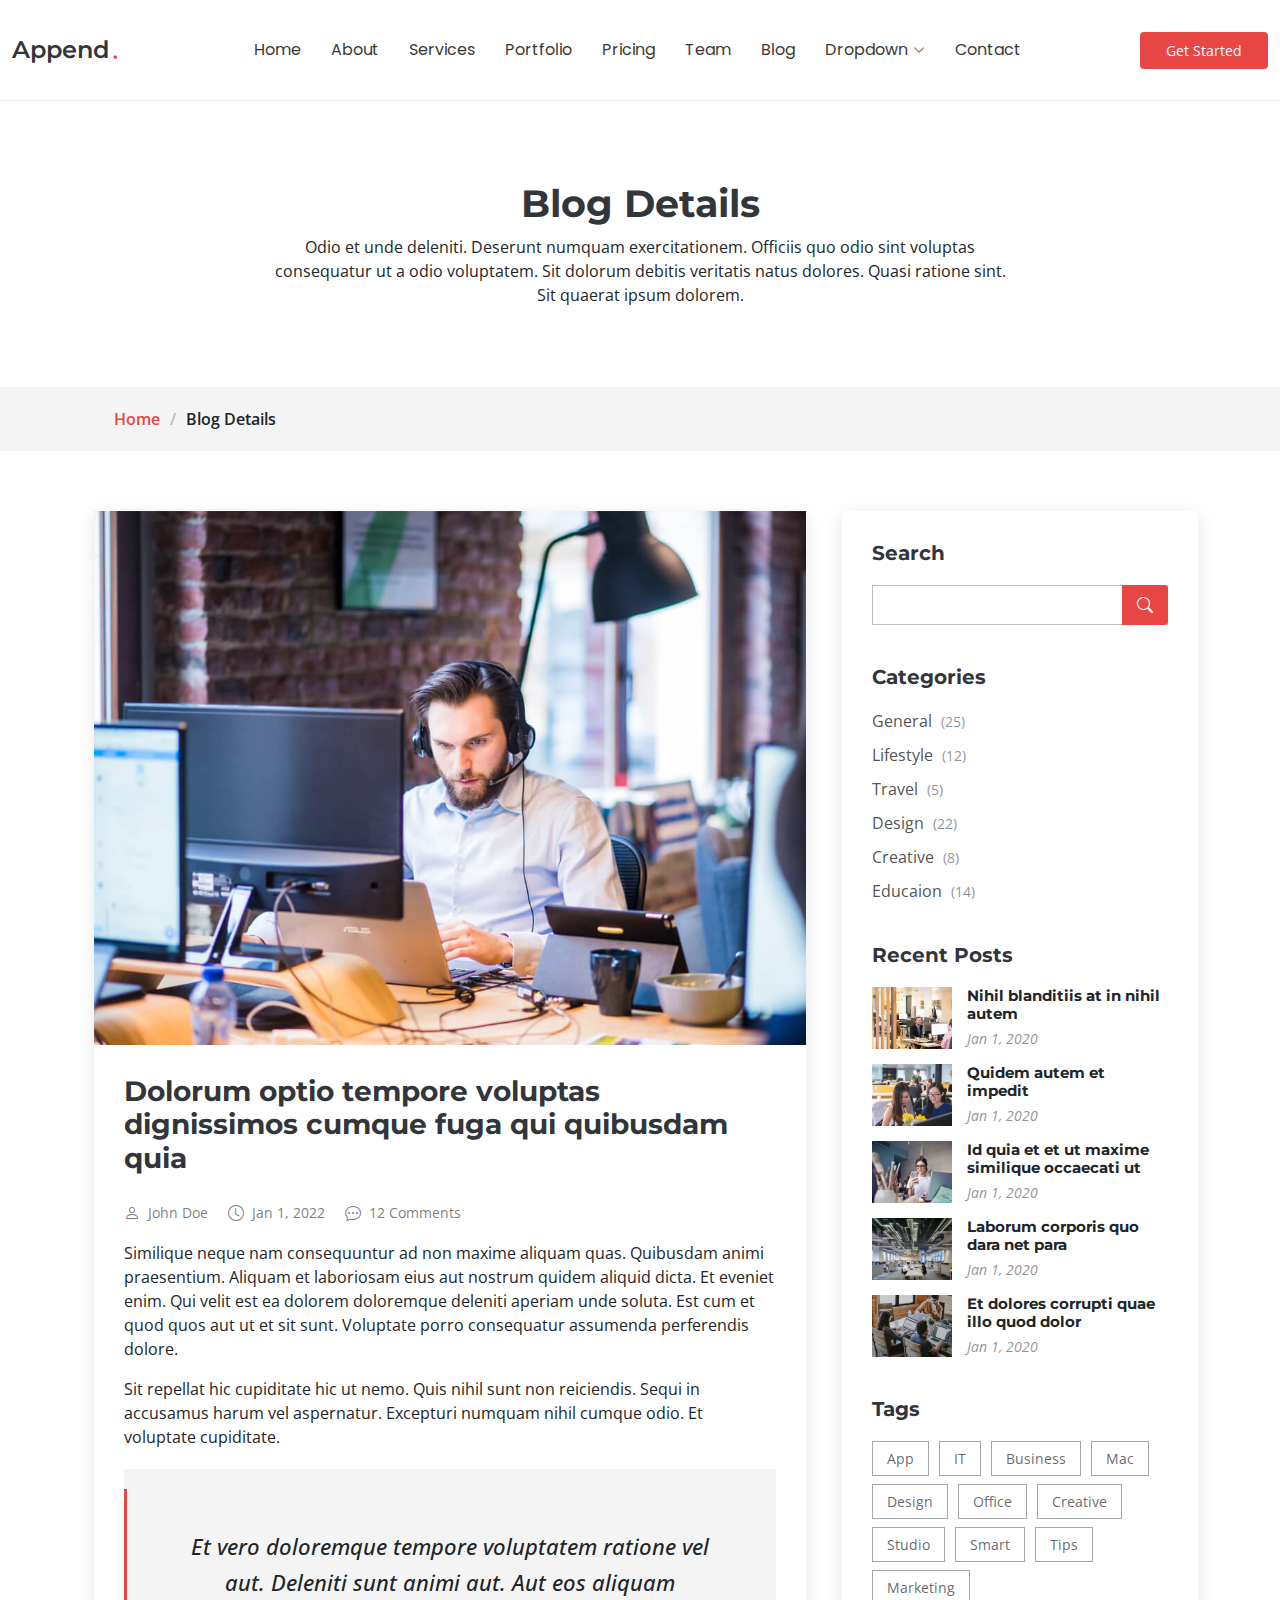
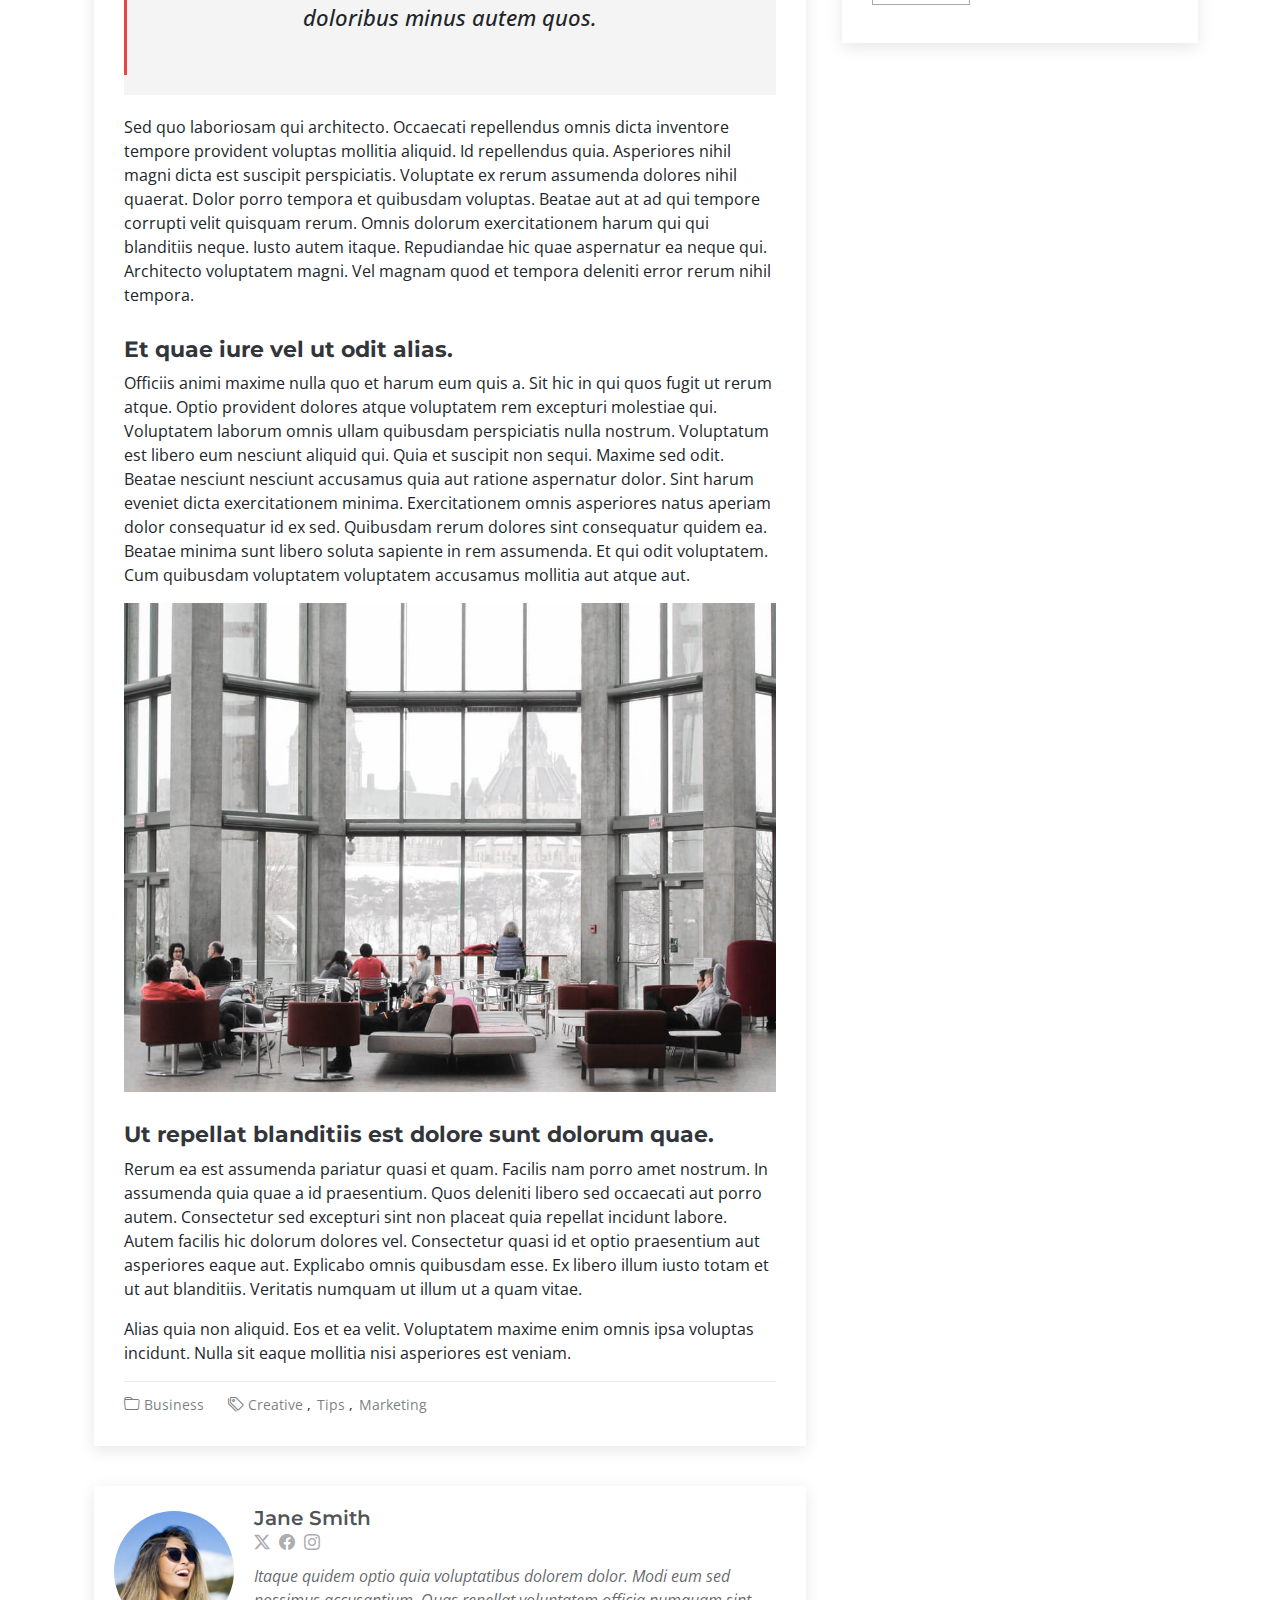
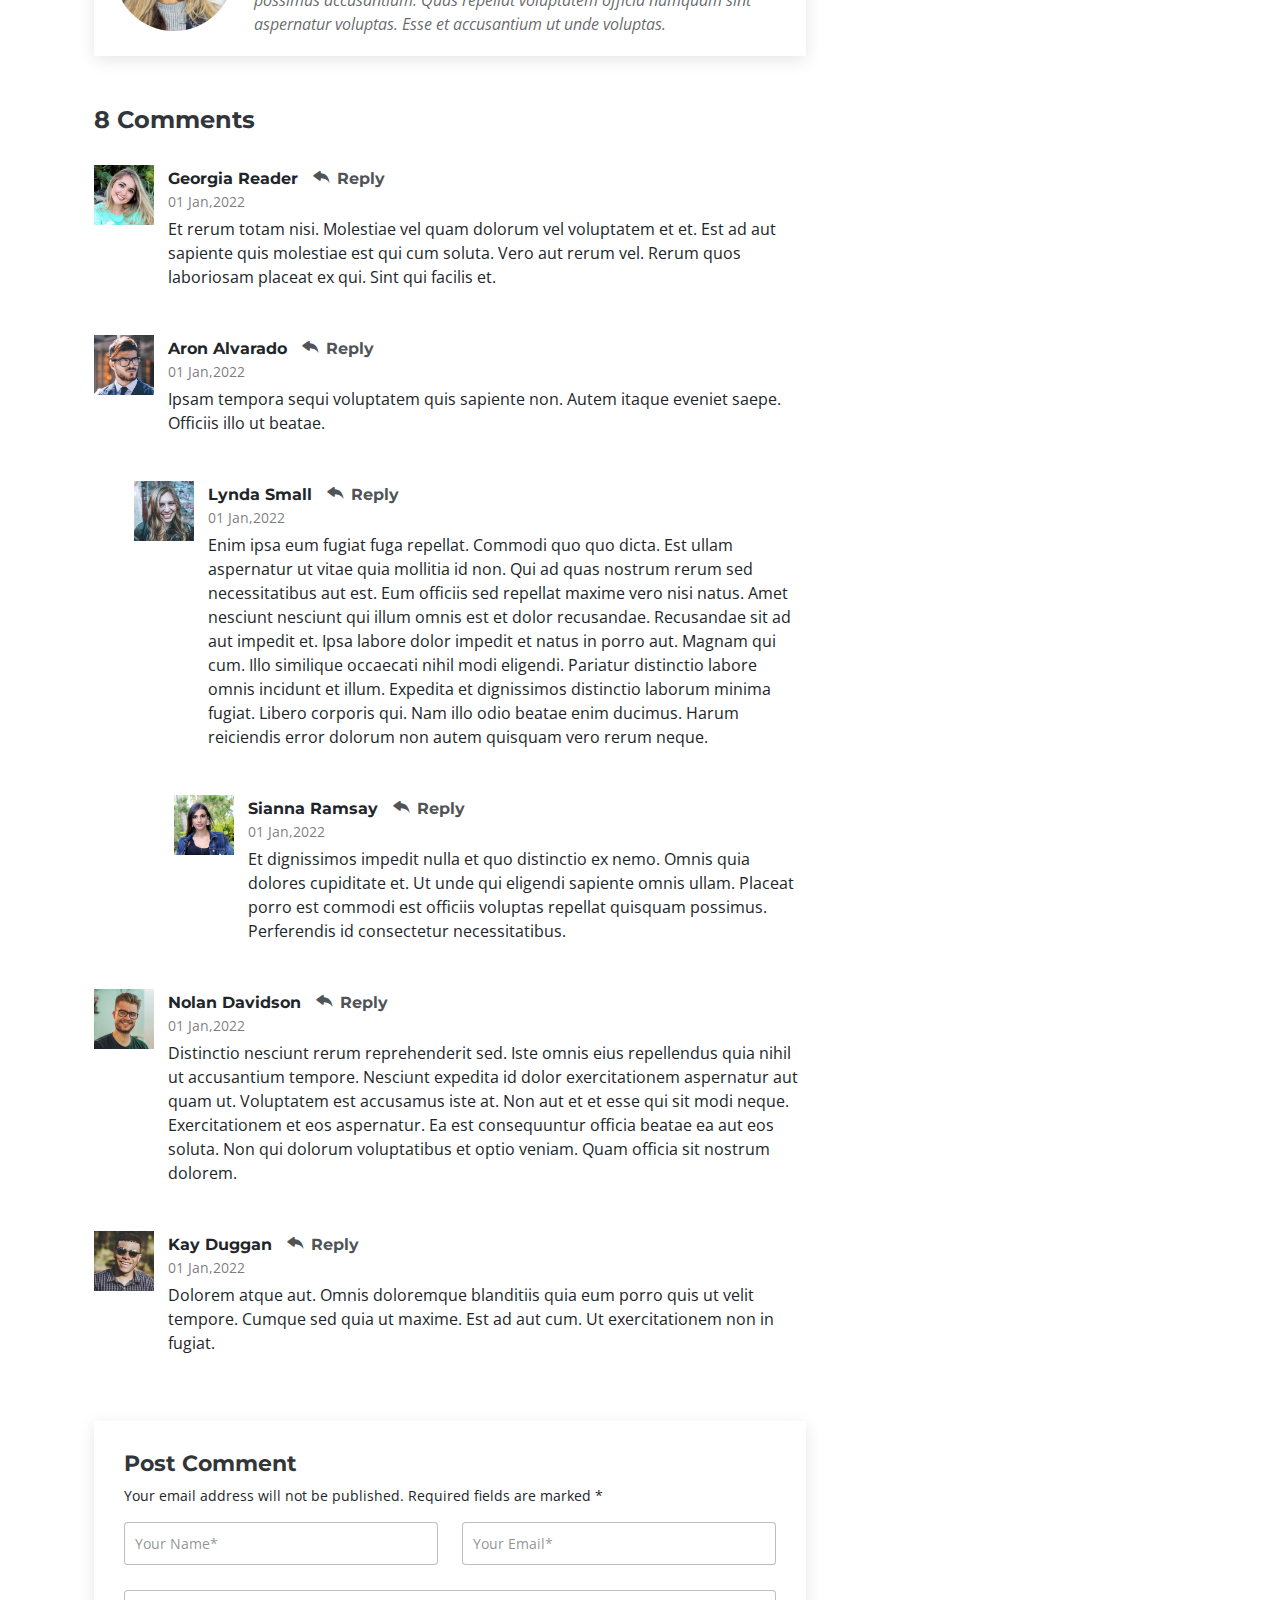
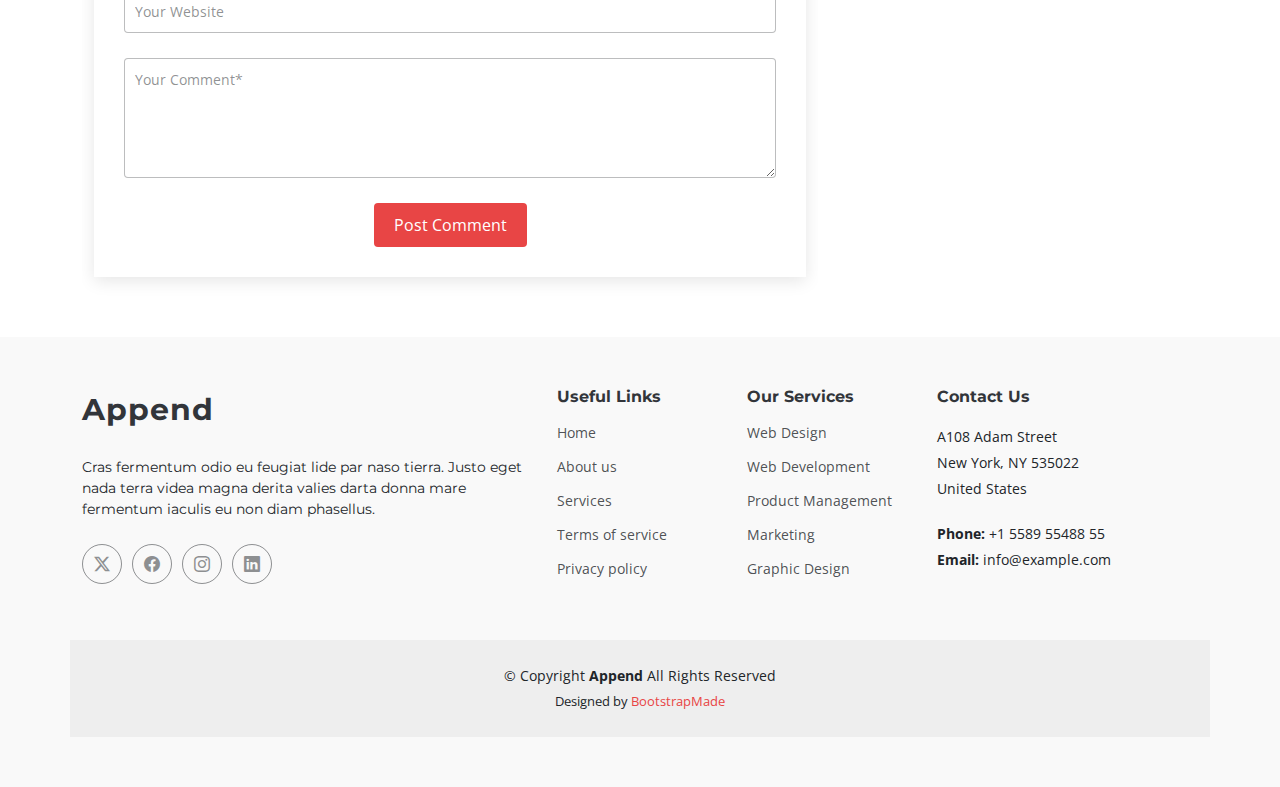
<file: blog-details.html>
<!DOCTYPE html>
<html lang="en">

<head>
  <meta charset="utf-8">
  <meta content="width=device-width, initial-scale=1.0" name="viewport">
  <title>Blog Details - Append Bootstrap Template</title>
  <meta name="description" content="">
  <meta name="keywords" content="">

  <!-- Favicons -->
  <link href="assets/img/favicon.png" rel="icon">
  <link href="assets/img/apple-touch-icon.png" rel="apple-touch-icon">

  <!-- Fonts -->
  <link href="https://fonts.googleapis.com" rel="preconnect">
  <link href="https://fonts.gstatic.com" rel="preconnect" crossorigin>
  <link href="https://fonts.googleapis.com/css2?family=Open+Sans:ital,wght@0,300;0,400;0,500;0,600;0,700;0,800;1,300;1,400;1,500;1,600;1,700;1,800&family=Montserrat:ital,wght@0,100;0,200;0,300;0,400;0,500;0,600;0,700;0,800;0,900;1,100;1,200;1,300;1,400;1,500;1,600;1,700;1,800;1,900&family=Poppins:ital,wght@0,100;0,200;0,300;0,400;0,500;0,600;0,700;0,800;0,900;1,100;1,200;1,300;1,400;1,500;1,600;1,700;1,800;1,900&display=swap" rel="stylesheet">

  <!-- Vendor CSS Files -->
  <link href="assets/vendor/bootstrap/css/bootstrap.min.css" rel="stylesheet">
  <link href="assets/vendor/bootstrap-icons/bootstrap-icons.css" rel="stylesheet">
  <link href="assets/vendor/aos/aos.css" rel="stylesheet">
  <link href="assets/vendor/glightbox/css/glightbox.min.css" rel="stylesheet">
  <link href="assets/vendor/swiper/swiper-bundle.min.css" rel="stylesheet">

  <!-- Main CSS File -->
  <link href="assets/css/main.css" rel="stylesheet">

  <!-- =======================================================
  * Template Name: Append
  * Template URL: https://bootstrapmade.com/append-bootstrap-website-template/
  * Updated: Aug 07 2024 with Bootstrap v5.3.3
  * Author: BootstrapMade.com
  * License: https://bootstrapmade.com/license/
  ======================================================== -->
</head>

<body class="blog-details-page">

  <header id="header" class="header d-flex align-items-center sticky-top">
    <div class="container-fluid position-relative d-flex align-items-center justify-content-between">

      <a href="index.html" class="logo d-flex align-items-center me-auto me-xl-0">
        <!-- Uncomment the line below if you also wish to use an image logo -->
        <!-- <img src="assets/img/logo.png" alt=""> -->
        <h1 class="sitename">Append</h1><span>.</span>
      </a>

      <nav id="navmenu" class="navmenu">
        <ul>
          <li><a href="index.html#hero">Home</a></li>
          <li><a href="index.html#about">About</a></li>
          <li><a href="index.html#services">Services</a></li>
          <li><a href="index.html#portfolio">Portfolio</a></li>
          <li><a href="index.html#pricing">Pricing</a></li>
          <li><a href="index.html#team">Team</a></li>
          <li><a href="blog.html">Blog</a></li>
          <li class="dropdown"><a href="#"><span>Dropdown</span> <i class="bi bi-chevron-down toggle-dropdown"></i></a>
            <ul>
              <li><a href="#">Dropdown 1</a></li>
              <li class="dropdown"><a href="#"><span>Deep Dropdown</span> <i class="bi bi-chevron-down toggle-dropdown"></i></a>
                <ul>
                  <li><a href="#">Deep Dropdown 1</a></li>
                  <li><a href="#">Deep Dropdown 2</a></li>
                  <li><a href="#">Deep Dropdown 3</a></li>
                  <li><a href="#">Deep Dropdown 4</a></li>
                  <li><a href="#">Deep Dropdown 5</a></li>
                </ul>
              </li>
              <li><a href="#">Dropdown 2</a></li>
              <li><a href="#">Dropdown 3</a></li>
              <li><a href="#">Dropdown 4</a></li>
            </ul>
          </li>
          <li><a href="index.html#contact">Contact</a></li>
        </ul>
        <i class="mobile-nav-toggle d-xl-none bi bi-list"></i>
      </nav>

      <a class="btn-getstarted" href="index.html#about">Get Started</a>

    </div>
  </header>

  <main class="main">

    <!-- Page Title -->
    <div class="page-title" data-aos="fade">
      <div class="heading">
        <div class="container">
          <div class="row d-flex justify-content-center text-center">
            <div class="col-lg-8">
              <h1>Blog Details</h1>
              <p class="mb-0">Odio et unde deleniti. Deserunt numquam exercitationem. Officiis quo odio sint voluptas consequatur ut a odio voluptatem. Sit dolorum debitis veritatis natus dolores. Quasi ratione sint. Sit quaerat ipsum dolorem.</p>
            </div>
          </div>
        </div>
      </div>
      <nav class="breadcrumbs">
        <div class="container">
          <ol>
            <li><a href="index.html">Home</a></li>
            <li class="current">Blog Details</li>
          </ol>
        </div>
      </nav>
    </div><!-- End Page Title -->

    <div class="container">
      <div class="row">

        <div class="col-lg-8">

          <!-- Blog Details Section -->
          <section id="blog-details" class="blog-details section">
            <div class="container">

              <article class="article">

                <div class="post-img">
                  <img src="assets/img/blog/blog-1.jpg" alt="" class="img-fluid">
                </div>

                <h2 class="title">Dolorum optio tempore voluptas dignissimos cumque fuga qui quibusdam quia</h2>

                <div class="meta-top">
                  <ul>
                    <li class="d-flex align-items-center"><i class="bi bi-person"></i> <a href="blog-details.html">John Doe</a></li>
                    <li class="d-flex align-items-center"><i class="bi bi-clock"></i> <a href="blog-details.html"><time datetime="2020-01-01">Jan 1, 2022</time></a></li>
                    <li class="d-flex align-items-center"><i class="bi bi-chat-dots"></i> <a href="blog-details.html">12 Comments</a></li>
                  </ul>
                </div><!-- End meta top -->

                <div class="content">
                  <p>
                    Similique neque nam consequuntur ad non maxime aliquam quas. Quibusdam animi praesentium. Aliquam et laboriosam eius aut nostrum quidem aliquid dicta.
                    Et eveniet enim. Qui velit est ea dolorem doloremque deleniti aperiam unde soluta. Est cum et quod quos aut ut et sit sunt. Voluptate porro consequatur assumenda perferendis dolore.
                  </p>

                  <p>
                    Sit repellat hic cupiditate hic ut nemo. Quis nihil sunt non reiciendis. Sequi in accusamus harum vel aspernatur. Excepturi numquam nihil cumque odio. Et voluptate cupiditate.
                  </p>

                  <blockquote>
                    <p>
                      Et vero doloremque tempore voluptatem ratione vel aut. Deleniti sunt animi aut. Aut eos aliquam doloribus minus autem quos.
                    </p>
                  </blockquote>

                  <p>
                    Sed quo laboriosam qui architecto. Occaecati repellendus omnis dicta inventore tempore provident voluptas mollitia aliquid. Id repellendus quia. Asperiores nihil magni dicta est suscipit perspiciatis. Voluptate ex rerum assumenda dolores nihil quaerat.
                    Dolor porro tempora et quibusdam voluptas. Beatae aut at ad qui tempore corrupti velit quisquam rerum. Omnis dolorum exercitationem harum qui qui blanditiis neque.
                    Iusto autem itaque. Repudiandae hic quae aspernatur ea neque qui. Architecto voluptatem magni. Vel magnam quod et tempora deleniti error rerum nihil tempora.
                  </p>

                  <h3>Et quae iure vel ut odit alias.</h3>
                  <p>
                    Officiis animi maxime nulla quo et harum eum quis a. Sit hic in qui quos fugit ut rerum atque. Optio provident dolores atque voluptatem rem excepturi molestiae qui. Voluptatem laborum omnis ullam quibusdam perspiciatis nulla nostrum. Voluptatum est libero eum nesciunt aliquid qui.
                    Quia et suscipit non sequi. Maxime sed odit. Beatae nesciunt nesciunt accusamus quia aut ratione aspernatur dolor. Sint harum eveniet dicta exercitationem minima. Exercitationem omnis asperiores natus aperiam dolor consequatur id ex sed. Quibusdam rerum dolores sint consequatur quidem ea.
                    Beatae minima sunt libero soluta sapiente in rem assumenda. Et qui odit voluptatem. Cum quibusdam voluptatem voluptatem accusamus mollitia aut atque aut.
                  </p>
                  <img src="assets/img/blog/blog-inside-post.jpg" class="img-fluid" alt="">

                  <h3>Ut repellat blanditiis est dolore sunt dolorum quae.</h3>
                  <p>
                    Rerum ea est assumenda pariatur quasi et quam. Facilis nam porro amet nostrum. In assumenda quia quae a id praesentium. Quos deleniti libero sed occaecati aut porro autem. Consectetur sed excepturi sint non placeat quia repellat incidunt labore. Autem facilis hic dolorum dolores vel.
                    Consectetur quasi id et optio praesentium aut asperiores eaque aut. Explicabo omnis quibusdam esse. Ex libero illum iusto totam et ut aut blanditiis. Veritatis numquam ut illum ut a quam vitae.
                  </p>
                  <p>
                    Alias quia non aliquid. Eos et ea velit. Voluptatem maxime enim omnis ipsa voluptas incidunt. Nulla sit eaque mollitia nisi asperiores est veniam.
                  </p>

                </div><!-- End post content -->

                <div class="meta-bottom">
                  <i class="bi bi-folder"></i>
                  <ul class="cats">
                    <li><a href="#">Business</a></li>
                  </ul>

                  <i class="bi bi-tags"></i>
                  <ul class="tags">
                    <li><a href="#">Creative</a></li>
                    <li><a href="#">Tips</a></li>
                    <li><a href="#">Marketing</a></li>
                  </ul>
                </div><!-- End meta bottom -->

              </article>

            </div>
          </section><!-- /Blog Details Section -->

          <!-- Blog Author Section -->
          <section id="blog-author" class="blog-author section">

            <div class="container">
              <div class="author-container d-flex align-items-center">
                <img src="assets/img/blog/blog-author.jpg" class="rounded-circle flex-shrink-0" alt="">
                <div>
                  <h4>Jane Smith</h4>
                  <div class="social-links">
                    <a href="https://x.com/#"><i class="bi bi-twitter-x"></i></a>
                    <a href="https://facebook.com/#"><i class="bi bi-facebook"></i></a>
                    <a href="https://instagram.com/#"><i class="biu bi-instagram"></i></a>
                  </div>
                  <p>
                    Itaque quidem optio quia voluptatibus dolorem dolor. Modi eum sed possimus accusantium. Quas repellat voluptatem officia numquam sint aspernatur voluptas. Esse et accusantium ut unde voluptas.
                  </p>
                </div>
              </div>
            </div>

          </section><!-- /Blog Author Section -->

          <!-- Blog Comments Section -->
          <section id="blog-comments" class="blog-comments section">

            <div class="container">

              <h4 class="comments-count">8 Comments</h4>

              <div id="comment-1" class="comment">
                <div class="d-flex">
                  <div class="comment-img"><img src="assets/img/blog/comments-1.jpg" alt=""></div>
                  <div>
                    <h5><a href="">Georgia Reader</a> <a href="#" class="reply"><i class="bi bi-reply-fill"></i> Reply</a></h5>
                    <time datetime="2020-01-01">01 Jan,2022</time>
                    <p>
                      Et rerum totam nisi. Molestiae vel quam dolorum vel voluptatem et et. Est ad aut sapiente quis molestiae est qui cum soluta.
                      Vero aut rerum vel. Rerum quos laboriosam placeat ex qui. Sint qui facilis et.
                    </p>
                  </div>
                </div>
              </div><!-- End comment #1 -->

              <div id="comment-2" class="comment">
                <div class="d-flex">
                  <div class="comment-img"><img src="assets/img/blog/comments-2.jpg" alt=""></div>
                  <div>
                    <h5><a href="">Aron Alvarado</a> <a href="#" class="reply"><i class="bi bi-reply-fill"></i> Reply</a></h5>
                    <time datetime="2020-01-01">01 Jan,2022</time>
                    <p>
                      Ipsam tempora sequi voluptatem quis sapiente non. Autem itaque eveniet saepe. Officiis illo ut beatae.
                    </p>
                  </div>
                </div>

                <div id="comment-reply-1" class="comment comment-reply">
                  <div class="d-flex">
                    <div class="comment-img"><img src="assets/img/blog/comments-3.jpg" alt=""></div>
                    <div>
                      <h5><a href="">Lynda Small</a> <a href="#" class="reply"><i class="bi bi-reply-fill"></i> Reply</a></h5>
                      <time datetime="2020-01-01">01 Jan,2022</time>
                      <p>
                        Enim ipsa eum fugiat fuga repellat. Commodi quo quo dicta. Est ullam aspernatur ut vitae quia mollitia id non. Qui ad quas nostrum rerum sed necessitatibus aut est. Eum officiis sed repellat maxime vero nisi natus. Amet nesciunt nesciunt qui illum omnis est et dolor recusandae.

                        Recusandae sit ad aut impedit et. Ipsa labore dolor impedit et natus in porro aut. Magnam qui cum. Illo similique occaecati nihil modi eligendi. Pariatur distinctio labore omnis incidunt et illum. Expedita et dignissimos distinctio laborum minima fugiat.

                        Libero corporis qui. Nam illo odio beatae enim ducimus. Harum reiciendis error dolorum non autem quisquam vero rerum neque.
                      </p>
                    </div>
                  </div>

                  <div id="comment-reply-2" class="comment comment-reply">
                    <div class="d-flex">
                      <div class="comment-img"><img src="assets/img/blog/comments-4.jpg" alt=""></div>
                      <div>
                        <h5><a href="">Sianna Ramsay</a> <a href="#" class="reply"><i class="bi bi-reply-fill"></i> Reply</a></h5>
                        <time datetime="2020-01-01">01 Jan,2022</time>
                        <p>
                          Et dignissimos impedit nulla et quo distinctio ex nemo. Omnis quia dolores cupiditate et. Ut unde qui eligendi sapiente omnis ullam. Placeat porro est commodi est officiis voluptas repellat quisquam possimus. Perferendis id consectetur necessitatibus.
                        </p>
                      </div>
                    </div>

                  </div><!-- End comment reply #2-->

                </div><!-- End comment reply #1-->

              </div><!-- End comment #2-->

              <div id="comment-3" class="comment">
                <div class="d-flex">
                  <div class="comment-img"><img src="assets/img/blog/comments-5.jpg" alt=""></div>
                  <div>
                    <h5><a href="">Nolan Davidson</a> <a href="#" class="reply"><i class="bi bi-reply-fill"></i> Reply</a></h5>
                    <time datetime="2020-01-01">01 Jan,2022</time>
                    <p>
                      Distinctio nesciunt rerum reprehenderit sed. Iste omnis eius repellendus quia nihil ut accusantium tempore. Nesciunt expedita id dolor exercitationem aspernatur aut quam ut. Voluptatem est accusamus iste at.
                      Non aut et et esse qui sit modi neque. Exercitationem et eos aspernatur. Ea est consequuntur officia beatae ea aut eos soluta. Non qui dolorum voluptatibus et optio veniam. Quam officia sit nostrum dolorem.
                    </p>
                  </div>
                </div>

              </div><!-- End comment #3 -->

              <div id="comment-4" class="comment">
                <div class="d-flex">
                  <div class="comment-img"><img src="assets/img/blog/comments-6.jpg" alt=""></div>
                  <div>
                    <h5><a href="">Kay Duggan</a> <a href="#" class="reply"><i class="bi bi-reply-fill"></i> Reply</a></h5>
                    <time datetime="2020-01-01">01 Jan,2022</time>
                    <p>
                      Dolorem atque aut. Omnis doloremque blanditiis quia eum porro quis ut velit tempore. Cumque sed quia ut maxime. Est ad aut cum. Ut exercitationem non in fugiat.
                    </p>
                  </div>
                </div>

              </div><!-- End comment #4 -->

            </div>

          </section><!-- /Blog Comments Section -->

          <!-- Comment Form Section -->
          <section id="comment-form" class="comment-form section">
            <div class="container">

              <form action="">

                <h4>Post Comment</h4>
                <p>Your email address will not be published. Required fields are marked * </p>
                <div class="row">
                  <div class="col-md-6 form-group">
                    <input name="name" type="text" class="form-control" placeholder="Your Name*">
                  </div>
                  <div class="col-md-6 form-group">
                    <input name="email" type="text" class="form-control" placeholder="Your Email*">
                  </div>
                </div>
                <div class="row">
                  <div class="col form-group">
                    <input name="website" type="text" class="form-control" placeholder="Your Website">
                  </div>
                </div>
                <div class="row">
                  <div class="col form-group">
                    <textarea name="comment" class="form-control" placeholder="Your Comment*"></textarea>
                  </div>
                </div>

                <div class="text-center">
                  <button type="submit" class="btn btn-primary">Post Comment</button>
                </div>

              </form>

            </div>
          </section><!-- /Comment Form Section -->

        </div>

        <div class="col-lg-4 sidebar">

          <div class="widgets-container">

            <!-- Search Widget -->
            <div class="search-widget widget-item">

              <h3 class="widget-title">Search</h3>
              <form action="">
                <input type="text">
                <button type="submit" title="Search"><i class="bi bi-search"></i></button>
              </form>

            </div><!--/Search Widget -->

            <!-- Categories Widget -->
            <div class="categories-widget widget-item">

              <h3 class="widget-title">Categories</h3>
              <ul class="mt-3">
                <li><a href="#">General <span>(25)</span></a></li>
                <li><a href="#">Lifestyle <span>(12)</span></a></li>
                <li><a href="#">Travel <span>(5)</span></a></li>
                <li><a href="#">Design <span>(22)</span></a></li>
                <li><a href="#">Creative <span>(8)</span></a></li>
                <li><a href="#">Educaion <span>(14)</span></a></li>
              </ul>

            </div><!--/Categories Widget -->

            <!-- Recent Posts Widget -->
            <div class="recent-posts-widget widget-item">

              <h3 class="widget-title">Recent Posts</h3>

              <div class="post-item">
                <img src="assets/img/blog/blog-recent-1.jpg" alt="" class="flex-shrink-0">
                <div>
                  <h4><a href="blog-details.html">Nihil blanditiis at in nihil autem</a></h4>
                  <time datetime="2020-01-01">Jan 1, 2020</time>
                </div>
              </div><!-- End recent post item-->

              <div class="post-item">
                <img src="assets/img/blog/blog-recent-2.jpg" alt="" class="flex-shrink-0">
                <div>
                  <h4><a href="blog-details.html">Quidem autem et impedit</a></h4>
                  <time datetime="2020-01-01">Jan 1, 2020</time>
                </div>
              </div><!-- End recent post item-->

              <div class="post-item">
                <img src="assets/img/blog/blog-recent-3.jpg" alt="" class="flex-shrink-0">
                <div>
                  <h4><a href="blog-details.html">Id quia et et ut maxime similique occaecati ut</a></h4>
                  <time datetime="2020-01-01">Jan 1, 2020</time>
                </div>
              </div><!-- End recent post item-->

              <div class="post-item">
                <img src="assets/img/blog/blog-recent-4.jpg" alt="" class="flex-shrink-0">
                <div>
                  <h4><a href="blog-details.html">Laborum corporis quo dara net para</a></h4>
                  <time datetime="2020-01-01">Jan 1, 2020</time>
                </div>
              </div><!-- End recent post item-->

              <div class="post-item">
                <img src="assets/img/blog/blog-recent-5.jpg" alt="" class="flex-shrink-0">
                <div>
                  <h4><a href="blog-details.html">Et dolores corrupti quae illo quod dolor</a></h4>
                  <time datetime="2020-01-01">Jan 1, 2020</time>
                </div>
              </div><!-- End recent post item-->

            </div><!--/Recent Posts Widget -->

            <!-- Tags Widget -->
            <div class="tags-widget widget-item">

              <h3 class="widget-title">Tags</h3>
              <ul>
                <li><a href="#">App</a></li>
                <li><a href="#">IT</a></li>
                <li><a href="#">Business</a></li>
                <li><a href="#">Mac</a></li>
                <li><a href="#">Design</a></li>
                <li><a href="#">Office</a></li>
                <li><a href="#">Creative</a></li>
                <li><a href="#">Studio</a></li>
                <li><a href="#">Smart</a></li>
                <li><a href="#">Tips</a></li>
                <li><a href="#">Marketing</a></li>
              </ul>

            </div><!--/Tags Widget -->

          </div>

        </div>

      </div>
    </div>

  </main>

  <footer id="footer" class="footer position-relative light-background">

    <div class="container footer-top">
      <div class="row gy-4">
        <div class="col-lg-5 col-md-12 footer-about">
          <a href="index.html" class="logo d-flex align-items-center">
            <span class="sitename">Append</span>
          </a>
          <p>Cras fermentum odio eu feugiat lide par naso tierra. Justo eget nada terra videa magna derita valies darta donna mare fermentum iaculis eu non diam phasellus.</p>
          <div class="social-links d-flex mt-4">
            <a href=""><i class="bi bi-twitter-x"></i></a>
            <a href=""><i class="bi bi-facebook"></i></a>
            <a href=""><i class="bi bi-instagram"></i></a>
            <a href=""><i class="bi bi-linkedin"></i></a>
          </div>
        </div>

        <div class="col-lg-2 col-6 footer-links">
          <h4>Useful Links</h4>
          <ul>
            <li><a href="#">Home</a></li>
            <li><a href="#">About us</a></li>
            <li><a href="#">Services</a></li>
            <li><a href="#">Terms of service</a></li>
            <li><a href="#">Privacy policy</a></li>
          </ul>
        </div>

        <div class="col-lg-2 col-6 footer-links">
          <h4>Our Services</h4>
          <ul>
            <li><a href="#">Web Design</a></li>
            <li><a href="#">Web Development</a></li>
            <li><a href="#">Product Management</a></li>
            <li><a href="#">Marketing</a></li>
            <li><a href="#">Graphic Design</a></li>
          </ul>
        </div>

        <div class="col-lg-3 col-md-12 footer-contact text-center text-md-start">
          <h4>Contact Us</h4>
          <p>A108 Adam Street</p>
          <p>New York, NY 535022</p>
          <p>United States</p>
          <p class="mt-4"><strong>Phone:</strong> <span>+1 5589 55488 55</span></p>
          <p><strong>Email:</strong> <span>info@example.com</span></p>
        </div>

      </div>
    </div>

    <div class="container copyright text-center mt-4">
      <p>© <span>Copyright</span> <strong class="sitename">Append</strong> <span>All Rights Reserved</span></p>
      <div class="credits">
        <!-- All the links in the footer should remain intact. -->
        <!-- You can delete the links only if you've purchased the pro version. -->
        <!-- Licensing information: https://bootstrapmade.com/license/ -->
        <!-- Purchase the pro version with working PHP/AJAX contact form: [buy-url] -->
        Designed by <a href="https://bootstrapmade.com/">BootstrapMade</a>
      </div>
    </div>

  </footer>

  <!-- Scroll Top -->
  <a href="#" id="scroll-top" class="scroll-top d-flex align-items-center justify-content-center"><i class="bi bi-arrow-up-short"></i></a>

  <!-- Preloader -->
  <div id="preloader"></div>

  <!-- Vendor JS Files -->
  <script src="assets/vendor/bootstrap/js/bootstrap.bundle.min.js"></script>
  <script src="assets/vendor/php-email-form/validate.js"></script>
  <script src="assets/vendor/aos/aos.js"></script>
  <script src="assets/vendor/glightbox/js/glightbox.min.js"></script>
  <script src="assets/vendor/purecounter/purecounter_vanilla.js"></script>
  <script src="assets/vendor/imagesloaded/imagesloaded.pkgd.min.js"></script>
  <script src="assets/vendor/isotope-layout/isotope.pkgd.min.js"></script>
  <script src="assets/vendor/swiper/swiper-bundle.min.js"></script>

  <!-- Main JS File -->
  <script src="assets/js/main.js"></script>

</body>

</html>
</file>
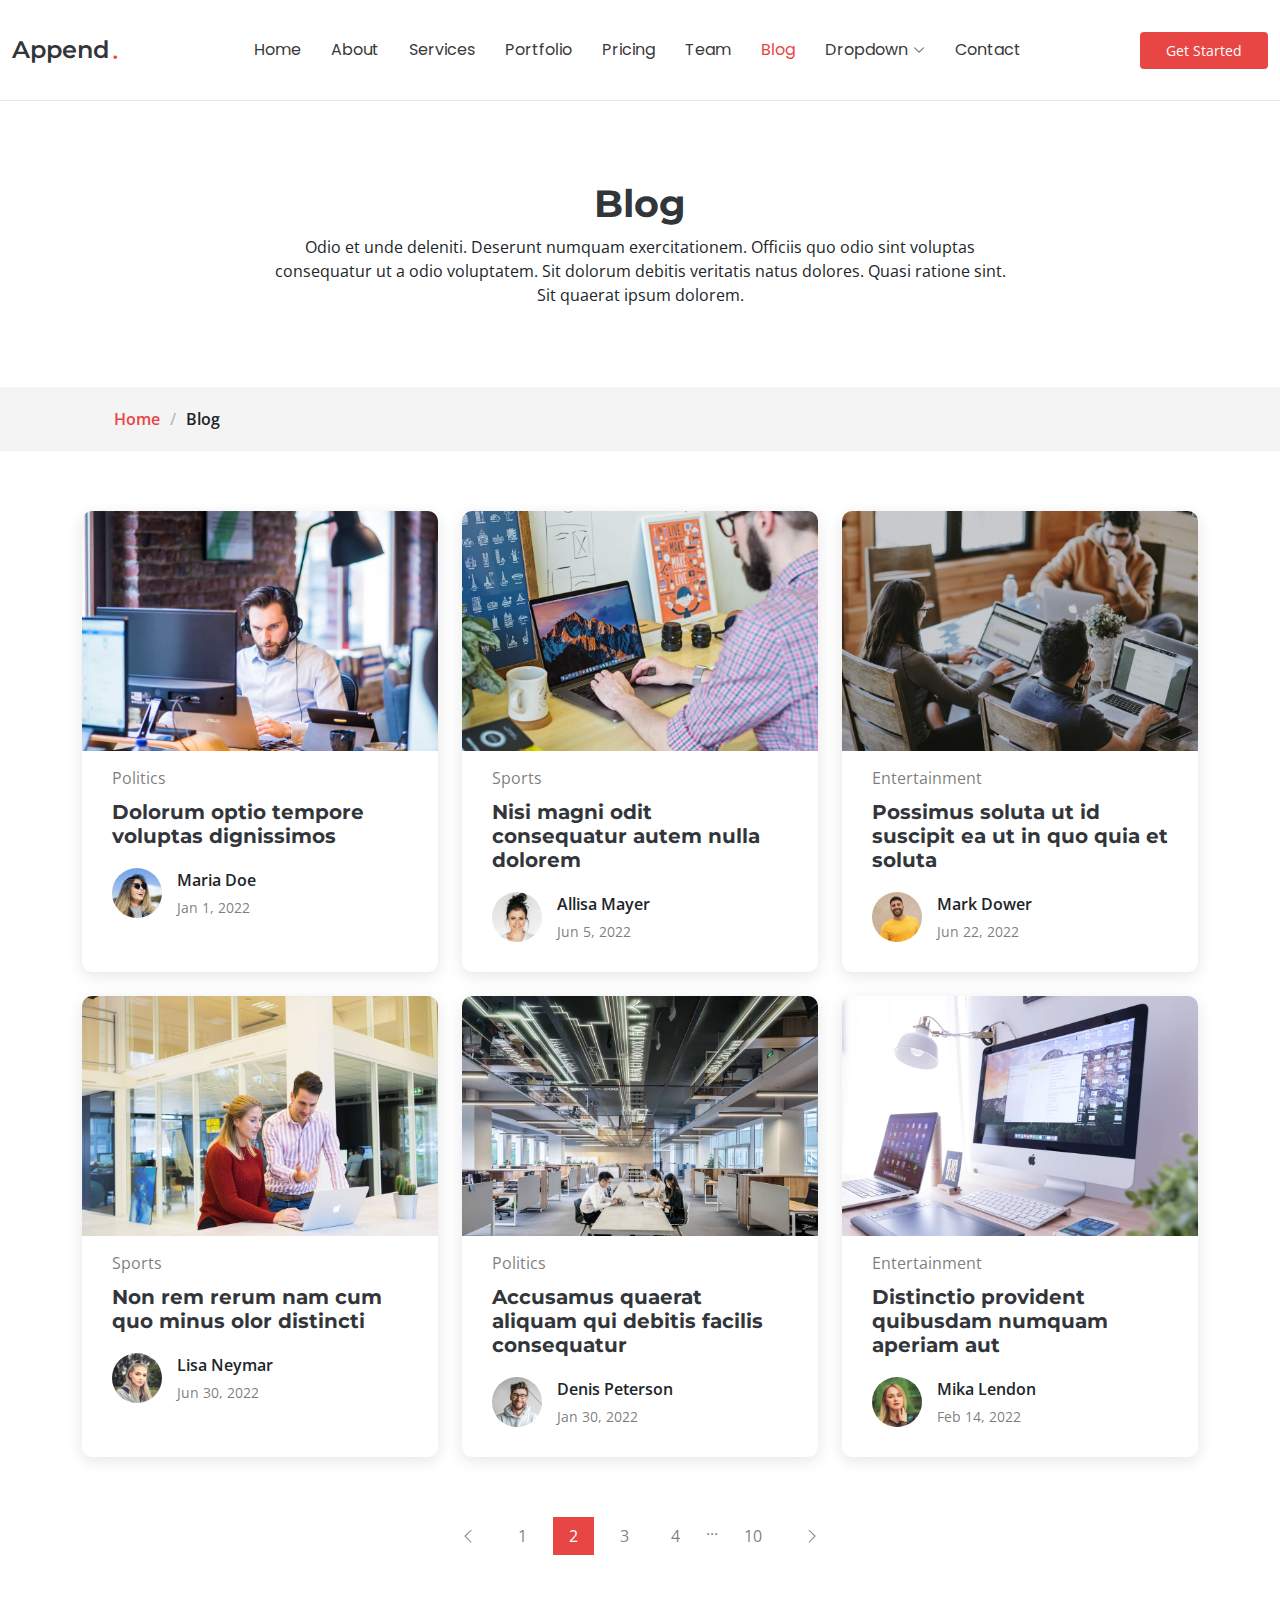
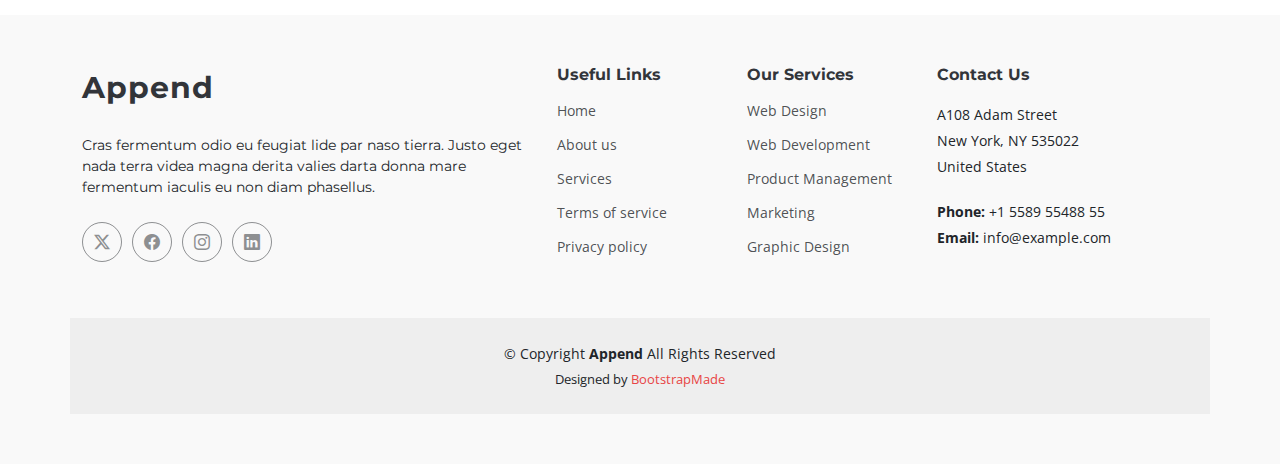
<file: blog.html>
<!DOCTYPE html>
<html lang="en">

<head>
  <meta charset="utf-8">
  <meta content="width=device-width, initial-scale=1.0" name="viewport">
  <title>Blog - Append Bootstrap Template</title>
  <meta name="description" content="">
  <meta name="keywords" content="">

  <!-- Favicons -->
  <link href="assets/img/favicon.png" rel="icon">
  <link href="assets/img/apple-touch-icon.png" rel="apple-touch-icon">

  <!-- Fonts -->
  <link href="https://fonts.googleapis.com" rel="preconnect">
  <link href="https://fonts.gstatic.com" rel="preconnect" crossorigin>
  <link href="https://fonts.googleapis.com/css2?family=Open+Sans:ital,wght@0,300;0,400;0,500;0,600;0,700;0,800;1,300;1,400;1,500;1,600;1,700;1,800&family=Montserrat:ital,wght@0,100;0,200;0,300;0,400;0,500;0,600;0,700;0,800;0,900;1,100;1,200;1,300;1,400;1,500;1,600;1,700;1,800;1,900&family=Poppins:ital,wght@0,100;0,200;0,300;0,400;0,500;0,600;0,700;0,800;0,900;1,100;1,200;1,300;1,400;1,500;1,600;1,700;1,800;1,900&display=swap" rel="stylesheet">

  <!-- Vendor CSS Files -->
  <link href="assets/vendor/bootstrap/css/bootstrap.min.css" rel="stylesheet">
  <link href="assets/vendor/bootstrap-icons/bootstrap-icons.css" rel="stylesheet">
  <link href="assets/vendor/aos/aos.css" rel="stylesheet">
  <link href="assets/vendor/glightbox/css/glightbox.min.css" rel="stylesheet">
  <link href="assets/vendor/swiper/swiper-bundle.min.css" rel="stylesheet">

  <!-- Main CSS File -->
  <link href="assets/css/main.css" rel="stylesheet">

  <!-- =======================================================
  * Template Name: Append
  * Template URL: https://bootstrapmade.com/append-bootstrap-website-template/
  * Updated: Aug 07 2024 with Bootstrap v5.3.3
  * Author: BootstrapMade.com
  * License: https://bootstrapmade.com/license/
  ======================================================== -->
</head>

<body class="blog-page">

  <header id="header" class="header d-flex align-items-center sticky-top">
    <div class="container-fluid position-relative d-flex align-items-center justify-content-between">

      <a href="index.html" class="logo d-flex align-items-center me-auto me-xl-0">
        <!-- Uncomment the line below if you also wish to use an image logo -->
        <!-- <img src="assets/img/logo.png" alt=""> -->
        <h1 class="sitename">Append</h1><span>.</span>
      </a>

      <nav id="navmenu" class="navmenu">
        <ul>
          <li><a href="index.html#hero">Home</a></li>
          <li><a href="index.html#about">About</a></li>
          <li><a href="index.html#services">Services</a></li>
          <li><a href="index.html#portfolio">Portfolio</a></li>
          <li><a href="index.html#pricing">Pricing</a></li>
          <li><a href="index.html#team">Team</a></li>
          <li><a href="blog.html" class="active">Blog</a></li>
          <li class="dropdown"><a href="#"><span>Dropdown</span> <i class="bi bi-chevron-down toggle-dropdown"></i></a>
            <ul>
              <li><a href="#">Dropdown 1</a></li>
              <li class="dropdown"><a href="#"><span>Deep Dropdown</span> <i class="bi bi-chevron-down toggle-dropdown"></i></a>
                <ul>
                  <li><a href="#">Deep Dropdown 1</a></li>
                  <li><a href="#">Deep Dropdown 2</a></li>
                  <li><a href="#">Deep Dropdown 3</a></li>
                  <li><a href="#">Deep Dropdown 4</a></li>
                  <li><a href="#">Deep Dropdown 5</a></li>
                </ul>
              </li>
              <li><a href="#">Dropdown 2</a></li>
              <li><a href="#">Dropdown 3</a></li>
              <li><a href="#">Dropdown 4</a></li>
            </ul>
          </li>
          <li><a href="index.html#contact">Contact</a></li>
        </ul>
        <i class="mobile-nav-toggle d-xl-none bi bi-list"></i>
      </nav>

      <a class="btn-getstarted" href="index.html#about">Get Started</a>

    </div>
  </header>

  <main class="main">

    <!-- Page Title -->
    <div class="page-title" data-aos="fade">
      <div class="heading">
        <div class="container">
          <div class="row d-flex justify-content-center text-center">
            <div class="col-lg-8">
              <h1>Blog</h1>
              <p class="mb-0">Odio et unde deleniti. Deserunt numquam exercitationem. Officiis quo odio sint voluptas consequatur ut a odio voluptatem. Sit dolorum debitis veritatis natus dolores. Quasi ratione sint. Sit quaerat ipsum dolorem.</p>
            </div>
          </div>
        </div>
      </div>
      <nav class="breadcrumbs">
        <div class="container">
          <ol>
            <li><a href="index.html">Home</a></li>
            <li class="current">Blog</li>
          </ol>
        </div>
      </nav>
    </div><!-- End Page Title -->

    <!-- Blog Posts Section -->
    <section id="blog-posts" class="blog-posts section">

      <div class="container">
        <div class="row gy-4">

          <div class="col-lg-4">
            <article>

              <div class="post-img">
                <img src="assets/img/blog/blog-1.jpg" alt="" class="img-fluid">
              </div>

              <p class="post-category">Politics</p>

              <h2 class="title">
                <a href="blog-details.html">Dolorum optio tempore voluptas dignissimos</a>
              </h2>

              <div class="d-flex align-items-center">
                <img src="assets/img/blog/blog-author.jpg" alt="" class="img-fluid post-author-img flex-shrink-0">
                <div class="post-meta">
                  <p class="post-author">Maria Doe</p>
                  <p class="post-date">
                    <time datetime="2022-01-01">Jan 1, 2022</time>
                  </p>
                </div>
              </div>

            </article>
          </div><!-- End post list item -->

          <div class="col-lg-4">
            <article>

              <div class="post-img">
                <img src="assets/img/blog/blog-2.jpg" alt="" class="img-fluid">
              </div>

              <p class="post-category">Sports</p>

              <h2 class="title">
                <a href="blog-details.html">Nisi magni odit consequatur autem nulla dolorem</a>
              </h2>

              <div class="d-flex align-items-center">
                <img src="assets/img/blog/blog-author-2.jpg" alt="" class="img-fluid post-author-img flex-shrink-0">
                <div class="post-meta">
                  <p class="post-author">Allisa Mayer</p>
                  <p class="post-date">
                    <time datetime="2022-01-01">Jun 5, 2022</time>
                  </p>
                </div>
              </div>

            </article>
          </div><!-- End post list item -->

          <div class="col-lg-4">
            <article>

              <div class="post-img">
                <img src="assets/img/blog/blog-3.jpg" alt="" class="img-fluid">
              </div>

              <p class="post-category">Entertainment</p>

              <h2 class="title">
                <a href="blog-details.html">Possimus soluta ut id suscipit ea ut in quo quia et soluta</a>
              </h2>

              <div class="d-flex align-items-center">
                <img src="assets/img/blog/blog-author-3.jpg" alt="" class="img-fluid post-author-img flex-shrink-0">
                <div class="post-meta">
                  <p class="post-author">Mark Dower</p>
                  <p class="post-date">
                    <time datetime="2022-01-01">Jun 22, 2022</time>
                  </p>
                </div>
              </div>

            </article>
          </div><!-- End post list item -->

          <div class="col-lg-4">
            <article>

              <div class="post-img">
                <img src="assets/img/blog/blog-4.jpg" alt="" class="img-fluid">
              </div>

              <p class="post-category">Sports</p>

              <h2 class="title">
                <a href="blog-details.html">Non rem rerum nam cum quo minus olor distincti</a>
              </h2>

              <div class="d-flex align-items-center">
                <img src="assets/img/blog/blog-author-4.jpg" alt="" class="img-fluid post-author-img flex-shrink-0">
                <div class="post-meta">
                  <p class="post-author">Lisa Neymar</p>
                  <p class="post-date">
                    <time datetime="2022-01-01">Jun 30, 2022</time>
                  </p>
                </div>
              </div>

            </article>
          </div><!-- End post list item -->

          <div class="col-lg-4">
            <article>

              <div class="post-img">
                <img src="assets/img/blog/blog-5.jpg" alt="" class="img-fluid">
              </div>

              <p class="post-category">Politics</p>

              <h2 class="title">
                <a href="blog-details.html">Accusamus quaerat aliquam qui debitis facilis consequatur</a>
              </h2>

              <div class="d-flex align-items-center">
                <img src="assets/img/blog/blog-author-5.jpg" alt="" class="img-fluid post-author-img flex-shrink-0">
                <div class="post-meta">
                  <p class="post-author">Denis Peterson</p>
                  <p class="post-date">
                    <time datetime="2022-01-01">Jan 30, 2022</time>
                  </p>
                </div>
              </div>

            </article>
          </div><!-- End post list item -->

          <div class="col-lg-4">
            <article>

              <div class="post-img">
                <img src="assets/img/blog/blog-6.jpg" alt="" class="img-fluid">
              </div>

              <p class="post-category">Entertainment</p>

              <h2 class="title">
                <a href="blog-details.html">Distinctio provident quibusdam numquam aperiam aut</a>
              </h2>

              <div class="d-flex align-items-center">
                <img src="assets/img/blog/blog-author-6.jpg" alt="" class="img-fluid post-author-img flex-shrink-0">
                <div class="post-meta">
                  <p class="post-author">Mika Lendon</p>
                  <p class="post-date">
                    <time datetime="2022-01-01">Feb 14, 2022</time>
                  </p>
                </div>
              </div>

            </article>
          </div><!-- End post list item -->

        </div>
      </div>

    </section><!-- /Blog Posts Section -->

    <!-- Blog Pagination Section -->
    <section id="blog-pagination" class="blog-pagination section">

      <div class="container">
        <div class="d-flex justify-content-center">
          <ul>
            <li><a href="#"><i class="bi bi-chevron-left"></i></a></li>
            <li><a href="#">1</a></li>
            <li><a href="#" class="active">2</a></li>
            <li><a href="#">3</a></li>
            <li><a href="#">4</a></li>
            <li>...</li>
            <li><a href="#">10</a></li>
            <li><a href="#"><i class="bi bi-chevron-right"></i></a></li>
          </ul>
        </div>
      </div>

    </section><!-- /Blog Pagination Section -->

  </main>

  <footer id="footer" class="footer position-relative light-background">

    <div class="container footer-top">
      <div class="row gy-4">
        <div class="col-lg-5 col-md-12 footer-about">
          <a href="index.html" class="logo d-flex align-items-center">
            <span class="sitename">Append</span>
          </a>
          <p>Cras fermentum odio eu feugiat lide par naso tierra. Justo eget nada terra videa magna derita valies darta donna mare fermentum iaculis eu non diam phasellus.</p>
          <div class="social-links d-flex mt-4">
            <a href=""><i class="bi bi-twitter-x"></i></a>
            <a href=""><i class="bi bi-facebook"></i></a>
            <a href=""><i class="bi bi-instagram"></i></a>
            <a href=""><i class="bi bi-linkedin"></i></a>
          </div>
        </div>

        <div class="col-lg-2 col-6 footer-links">
          <h4>Useful Links</h4>
          <ul>
            <li><a href="#">Home</a></li>
            <li><a href="#">About us</a></li>
            <li><a href="#">Services</a></li>
            <li><a href="#">Terms of service</a></li>
            <li><a href="#">Privacy policy</a></li>
          </ul>
        </div>

        <div class="col-lg-2 col-6 footer-links">
          <h4>Our Services</h4>
          <ul>
            <li><a href="#">Web Design</a></li>
            <li><a href="#">Web Development</a></li>
            <li><a href="#">Product Management</a></li>
            <li><a href="#">Marketing</a></li>
            <li><a href="#">Graphic Design</a></li>
          </ul>
        </div>

        <div class="col-lg-3 col-md-12 footer-contact text-center text-md-start">
          <h4>Contact Us</h4>
          <p>A108 Adam Street</p>
          <p>New York, NY 535022</p>
          <p>United States</p>
          <p class="mt-4"><strong>Phone:</strong> <span>+1 5589 55488 55</span></p>
          <p><strong>Email:</strong> <span>info@example.com</span></p>
        </div>

      </div>
    </div>

    <div class="container copyright text-center mt-4">
      <p>© <span>Copyright</span> <strong class="sitename">Append</strong> <span>All Rights Reserved</span></p>
      <div class="credits">
        <!-- All the links in the footer should remain intact. -->
        <!-- You can delete the links only if you've purchased the pro version. -->
        <!-- Licensing information: https://bootstrapmade.com/license/ -->
        <!-- Purchase the pro version with working PHP/AJAX contact form: [buy-url] -->
        Designed by <a href="https://bootstrapmade.com/">BootstrapMade</a>
      </div>
    </div>

  </footer>

  <!-- Scroll Top -->
  <a href="#" id="scroll-top" class="scroll-top d-flex align-items-center justify-content-center"><i class="bi bi-arrow-up-short"></i></a>

  <!-- Preloader -->
  <div id="preloader"></div>

  <!-- Vendor JS Files -->
  <script src="assets/vendor/bootstrap/js/bootstrap.bundle.min.js"></script>
  <script src="assets/vendor/php-email-form/validate.js"></script>
  <script src="assets/vendor/aos/aos.js"></script>
  <script src="assets/vendor/glightbox/js/glightbox.min.js"></script>
  <script src="assets/vendor/purecounter/purecounter_vanilla.js"></script>
  <script src="assets/vendor/imagesloaded/imagesloaded.pkgd.min.js"></script>
  <script src="assets/vendor/isotope-layout/isotope.pkgd.min.js"></script>
  <script src="assets/vendor/swiper/swiper-bundle.min.js"></script>

  <!-- Main JS File -->
  <script src="assets/js/main.js"></script>

</body>

</html>
</file>
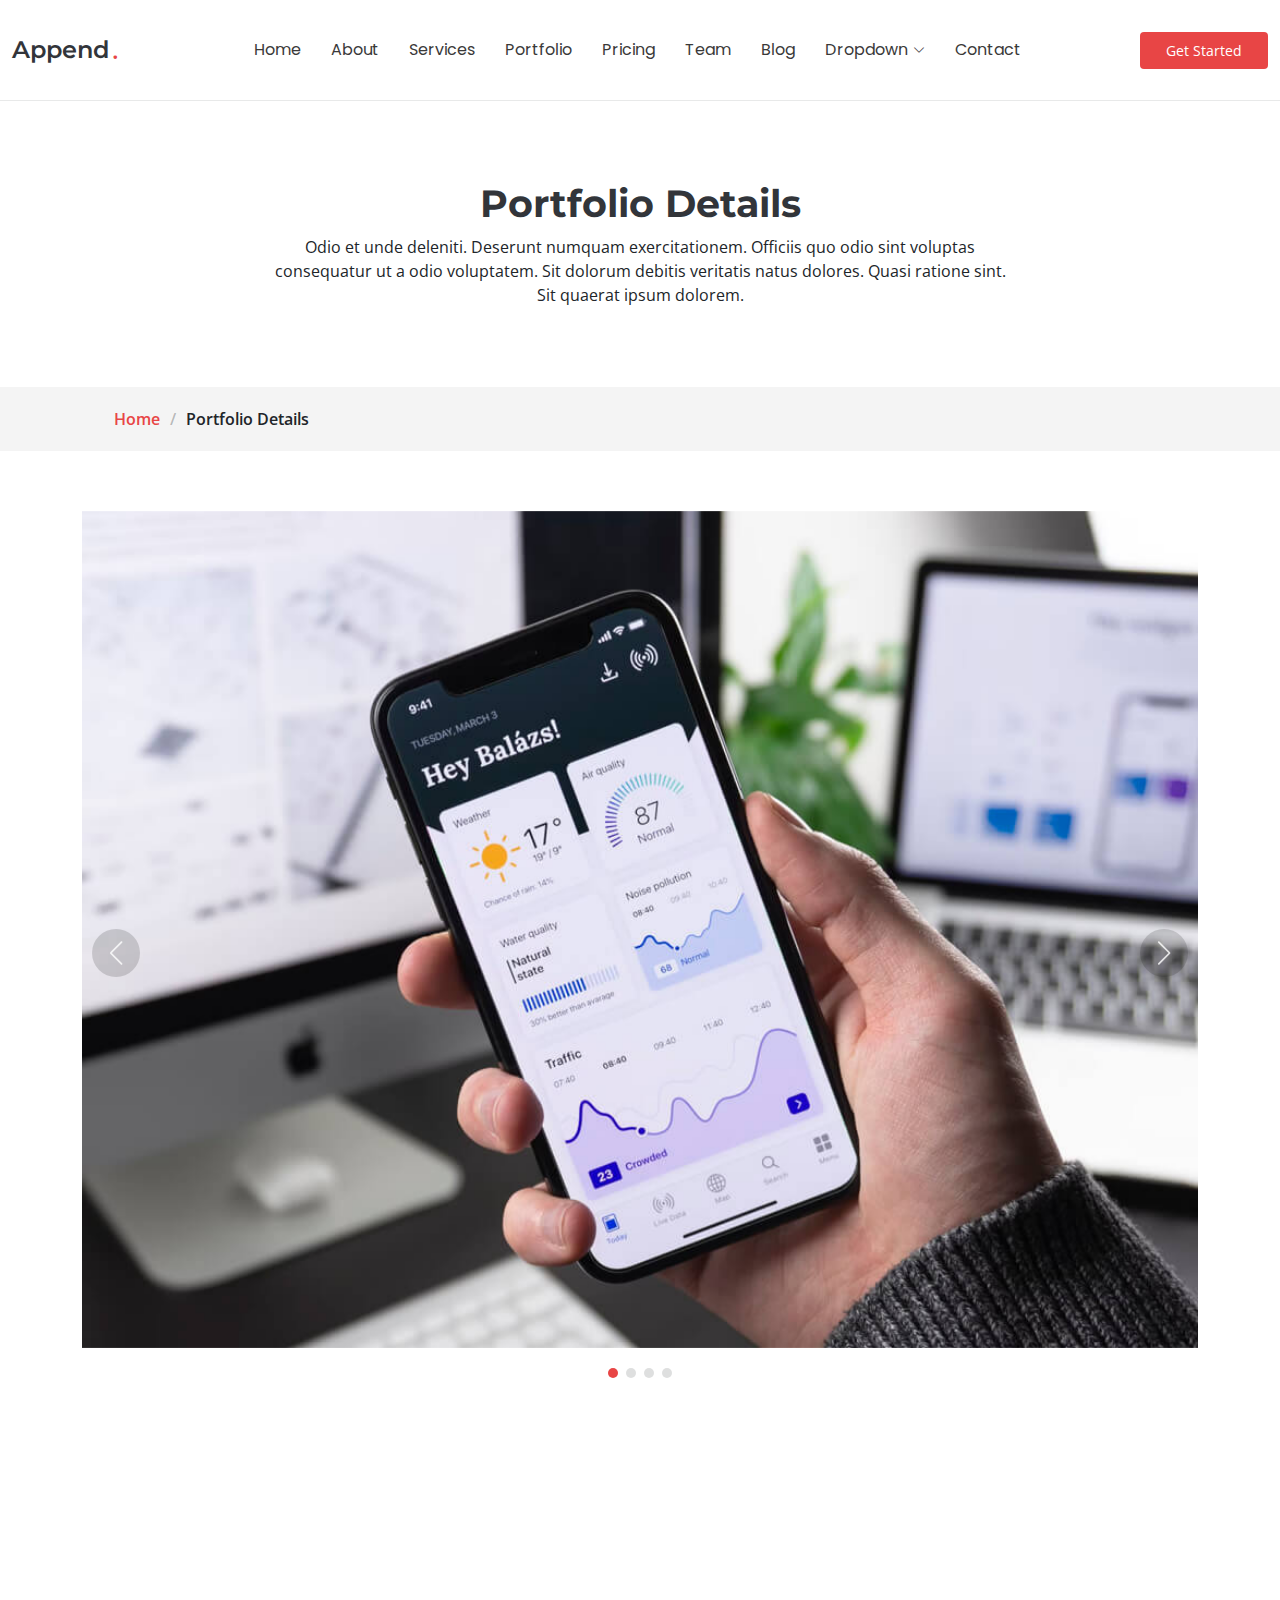
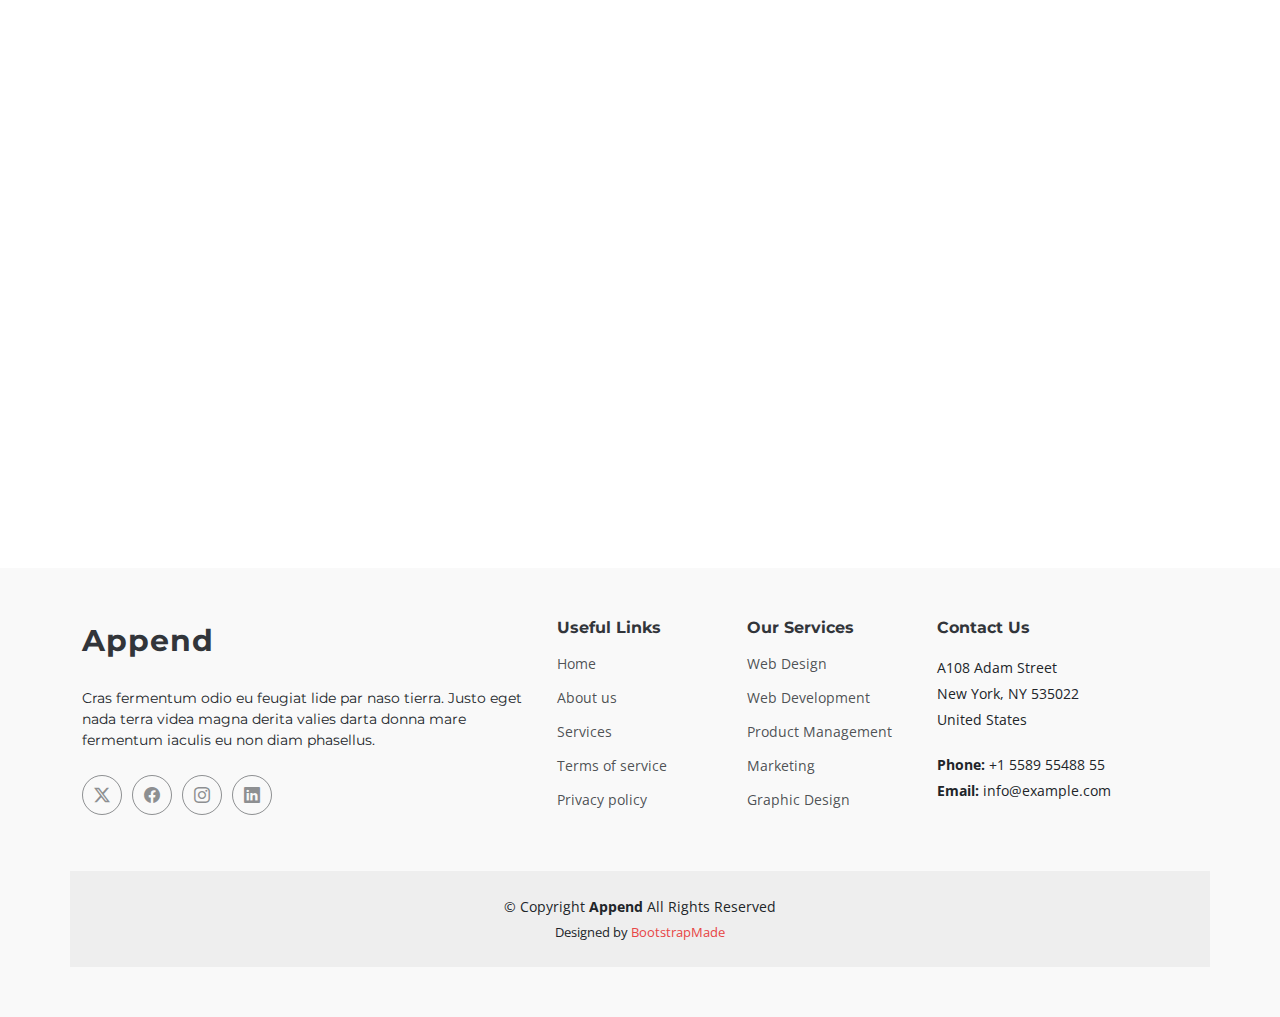
<file: portfolio-details.html>
<!DOCTYPE html>
<html lang="en">

<head>
  <meta charset="utf-8">
  <meta content="width=device-width, initial-scale=1.0" name="viewport">
  <title>Portfolio Details - Append Bootstrap Template</title>
  <meta name="description" content="">
  <meta name="keywords" content="">

  <!-- Favicons -->
  <link href="assets/img/favicon.png" rel="icon">
  <link href="assets/img/apple-touch-icon.png" rel="apple-touch-icon">

  <!-- Fonts -->
  <link href="https://fonts.googleapis.com" rel="preconnect">
  <link href="https://fonts.gstatic.com" rel="preconnect" crossorigin>
  <link href="https://fonts.googleapis.com/css2?family=Open+Sans:ital,wght@0,300;0,400;0,500;0,600;0,700;0,800;1,300;1,400;1,500;1,600;1,700;1,800&family=Montserrat:ital,wght@0,100;0,200;0,300;0,400;0,500;0,600;0,700;0,800;0,900;1,100;1,200;1,300;1,400;1,500;1,600;1,700;1,800;1,900&family=Poppins:ital,wght@0,100;0,200;0,300;0,400;0,500;0,600;0,700;0,800;0,900;1,100;1,200;1,300;1,400;1,500;1,600;1,700;1,800;1,900&display=swap" rel="stylesheet">

  <!-- Vendor CSS Files -->
  <link href="assets/vendor/bootstrap/css/bootstrap.min.css" rel="stylesheet">
  <link href="assets/vendor/bootstrap-icons/bootstrap-icons.css" rel="stylesheet">
  <link href="assets/vendor/aos/aos.css" rel="stylesheet">
  <link href="assets/vendor/glightbox/css/glightbox.min.css" rel="stylesheet">
  <link href="assets/vendor/swiper/swiper-bundle.min.css" rel="stylesheet">

  <!-- Main CSS File -->
  <link href="assets/css/main.css" rel="stylesheet">

  <!-- =======================================================
  * Template Name: Append
  * Template URL: https://bootstrapmade.com/append-bootstrap-website-template/
  * Updated: Aug 07 2024 with Bootstrap v5.3.3
  * Author: BootstrapMade.com
  * License: https://bootstrapmade.com/license/
  ======================================================== -->
</head>

<body class="portfolio-details-page">

  <header id="header" class="header d-flex align-items-center sticky-top">
    <div class="container-fluid position-relative d-flex align-items-center justify-content-between">

      <a href="index.html" class="logo d-flex align-items-center me-auto me-xl-0">
        <!-- Uncomment the line below if you also wish to use an image logo -->
        <!-- <img src="assets/img/logo.png" alt=""> -->
        <h1 class="sitename">Append</h1><span>.</span>
      </a>

      <nav id="navmenu" class="navmenu">
        <ul>
          <li><a href="index.html#hero">Home</a></li>
          <li><a href="index.html#about">About</a></li>
          <li><a href="index.html#services">Services</a></li>
          <li><a href="index.html#portfolio">Portfolio</a></li>
          <li><a href="index.html#pricing">Pricing</a></li>
          <li><a href="index.html#team">Team</a></li>
          <li><a href="blog.html">Blog</a></li>
          <li class="dropdown"><a href="#"><span>Dropdown</span> <i class="bi bi-chevron-down toggle-dropdown"></i></a>
            <ul>
              <li><a href="#">Dropdown 1</a></li>
              <li class="dropdown"><a href="#"><span>Deep Dropdown</span> <i class="bi bi-chevron-down toggle-dropdown"></i></a>
                <ul>
                  <li><a href="#">Deep Dropdown 1</a></li>
                  <li><a href="#">Deep Dropdown 2</a></li>
                  <li><a href="#">Deep Dropdown 3</a></li>
                  <li><a href="#">Deep Dropdown 4</a></li>
                  <li><a href="#">Deep Dropdown 5</a></li>
                </ul>
              </li>
              <li><a href="#">Dropdown 2</a></li>
              <li><a href="#">Dropdown 3</a></li>
              <li><a href="#">Dropdown 4</a></li>
            </ul>
          </li>
          <li><a href="index.html#contact">Contact</a></li>
        </ul>
        <i class="mobile-nav-toggle d-xl-none bi bi-list"></i>
      </nav>

      <a class="btn-getstarted" href="index.html#about">Get Started</a>

    </div>
  </header>

  <main class="main">

    <!-- Page Title -->
    <div class="page-title" data-aos="fade">
      <div class="heading">
        <div class="container">
          <div class="row d-flex justify-content-center text-center">
            <div class="col-lg-8">
              <h1>Portfolio Details</h1>
              <p class="mb-0">Odio et unde deleniti. Deserunt numquam exercitationem. Officiis quo odio sint voluptas consequatur ut a odio voluptatem. Sit dolorum debitis veritatis natus dolores. Quasi ratione sint. Sit quaerat ipsum dolorem.</p>
            </div>
          </div>
        </div>
      </div>
      <nav class="breadcrumbs">
        <div class="container">
          <ol>
            <li><a href="index.html">Home</a></li>
            <li class="current">Portfolio Details</li>
          </ol>
        </div>
      </nav>
    </div><!-- End Page Title -->

    <!-- Portfolio Details Section -->
    <section id="portfolio-details" class="portfolio-details section">

      <div class="container" data-aos="fade-up">

        <div class="portfolio-details-slider swiper init-swiper">
          <script type="application/json" class="swiper-config">
            {
              "loop": true,
              "speed": 600,
              "autoplay": {
                "delay": 5000
              },
              "slidesPerView": "auto",
              "navigation": {
                "nextEl": ".swiper-button-next",
                "prevEl": ".swiper-button-prev"
              },
              "pagination": {
                "el": ".swiper-pagination",
                "type": "bullets",
                "clickable": true
              }
            }
          </script>
          <div class="swiper-wrapper align-items-center">

            <div class="swiper-slide">
              <img src="assets/img/portfolio/app-1.jpg" alt="">
            </div>

            <div class="swiper-slide">
              <img src="assets/img/portfolio/product-1.jpg" alt="">
            </div>

            <div class="swiper-slide">
              <img src="assets/img/portfolio/branding-1.jpg" alt="">
            </div>

            <div class="swiper-slide">
              <img src="assets/img/portfolio/books-1.jpg" alt="">
            </div>

          </div>
          <div class="swiper-button-prev"></div>
          <div class="swiper-button-next"></div>
          <div class="swiper-pagination"></div>
        </div>

        <div class="row justify-content-between gy-4 mt-4">

          <div class="col-lg-8" data-aos="fade-up">
            <div class="portfolio-description">
              <h2>This is an example of portfolio details</h2>
              <p>
                Autem ipsum nam porro corporis rerum. Quis eos dolorem eos itaque inventore commodi labore quia quia. Exercitationem repudiandae officiis neque suscipit non officia eaque itaque enim. Voluptatem officia accusantium nesciunt est omnis tempora consectetur dignissimos. Sequi nulla at esse enim cum deserunt eius.
              </p>
              <p>
                Amet consequatur qui dolore veniam voluptatem voluptatem sit. Non aspernatur atque natus ut cum nam et. Praesentium error dolores rerum minus sequi quia veritatis eum. Eos et doloribus doloremque nesciunt molestiae laboriosam.
              </p>

              <div class="testimonial-item">
                <p>
                  <i class="bi bi-quote quote-icon-left"></i>
                  <span>Export tempor illum tamen malis malis eram quae irure esse labore quem cillum quid cillum eram malis quorum velit fore eram velit sunt aliqua noster fugiat irure amet legam anim culpa.</span>
                  <i class="bi bi-quote quote-icon-right"></i>
                </p>
                <div>
                  <img src="assets/img/testimonials/testimonials-2.jpg" class="testimonial-img" alt="">
                  <h3>Sara Wilsson</h3>
                  <h4>Designer</h4>
                </div>
              </div>

              <p>
                Impedit ipsum quae et aliquid doloribus et voluptatem quasi. Perspiciatis occaecati earum et magnam animi. Quibusdam non qui ea vitae suscipit vitae sunt. Repudiandae incidunt cumque minus deserunt assumenda tempore. Delectus voluptas necessitatibus est.
              </p>

              <p>
                Sunt voluptatum sapiente facilis quo odio aut ipsum repellat debitis. Molestiae et autem libero. Explicabo et quod necessitatibus similique quis dolor eum. Numquam eaque praesentium rem et qui nesciunt.
              </p>

            </div>
          </div>

          <div class="col-lg-3" data-aos="fade-up" data-aos-delay="100">
            <div class="portfolio-info">
              <h3>Project information</h3>
              <ul>
                <li><strong>Category</strong> Web design</li>
                <li><strong>Client</strong> ASU Company</li>
                <li><strong>Project date</strong> 01 March, 2020</li>
                <li><strong>Project URL</strong> <a href="#">www.example.com</a></li>
                <li><a href="#" class="btn-visit align-self-start">Visit Website</a></li>
              </ul>
            </div>
          </div>

        </div>

      </div>

    </section><!-- /Portfolio Details Section -->

  </main>

  <footer id="footer" class="footer position-relative light-background">

    <div class="container footer-top">
      <div class="row gy-4">
        <div class="col-lg-5 col-md-12 footer-about">
          <a href="index.html" class="logo d-flex align-items-center">
            <span class="sitename">Append</span>
          </a>
          <p>Cras fermentum odio eu feugiat lide par naso tierra. Justo eget nada terra videa magna derita valies darta donna mare fermentum iaculis eu non diam phasellus.</p>
          <div class="social-links d-flex mt-4">
            <a href=""><i class="bi bi-twitter-x"></i></a>
            <a href=""><i class="bi bi-facebook"></i></a>
            <a href=""><i class="bi bi-instagram"></i></a>
            <a href=""><i class="bi bi-linkedin"></i></a>
          </div>
        </div>

        <div class="col-lg-2 col-6 footer-links">
          <h4>Useful Links</h4>
          <ul>
            <li><a href="#">Home</a></li>
            <li><a href="#">About us</a></li>
            <li><a href="#">Services</a></li>
            <li><a href="#">Terms of service</a></li>
            <li><a href="#">Privacy policy</a></li>
          </ul>
        </div>

        <div class="col-lg-2 col-6 footer-links">
          <h4>Our Services</h4>
          <ul>
            <li><a href="#">Web Design</a></li>
            <li><a href="#">Web Development</a></li>
            <li><a href="#">Product Management</a></li>
            <li><a href="#">Marketing</a></li>
            <li><a href="#">Graphic Design</a></li>
          </ul>
        </div>

        <div class="col-lg-3 col-md-12 footer-contact text-center text-md-start">
          <h4>Contact Us</h4>
          <p>A108 Adam Street</p>
          <p>New York, NY 535022</p>
          <p>United States</p>
          <p class="mt-4"><strong>Phone:</strong> <span>+1 5589 55488 55</span></p>
          <p><strong>Email:</strong> <span>info@example.com</span></p>
        </div>

      </div>
    </div>

    <div class="container copyright text-center mt-4">
      <p>© <span>Copyright</span> <strong class="sitename">Append</strong> <span>All Rights Reserved</span></p>
      <div class="credits">
        <!-- All the links in the footer should remain intact. -->
        <!-- You can delete the links only if you've purchased the pro version. -->
        <!-- Licensing information: https://bootstrapmade.com/license/ -->
        <!-- Purchase the pro version with working PHP/AJAX contact form: [buy-url] -->
        Designed by <a href="https://bootstrapmade.com/">BootstrapMade</a>
      </div>
    </div>

  </footer>

  <!-- Scroll Top -->
  <a href="#" id="scroll-top" class="scroll-top d-flex align-items-center justify-content-center"><i class="bi bi-arrow-up-short"></i></a>

  <!-- Preloader -->
  <div id="preloader"></div>

  <!-- Vendor JS Files -->
  <script src="assets/vendor/bootstrap/js/bootstrap.bundle.min.js"></script>
  <script src="assets/vendor/php-email-form/validate.js"></script>
  <script src="assets/vendor/aos/aos.js"></script>
  <script src="assets/vendor/glightbox/js/glightbox.min.js"></script>
  <script src="assets/vendor/purecounter/purecounter_vanilla.js"></script>
  <script src="assets/vendor/imagesloaded/imagesloaded.pkgd.min.js"></script>
  <script src="assets/vendor/isotope-layout/isotope.pkgd.min.js"></script>
  <script src="assets/vendor/swiper/swiper-bundle.min.js"></script>

  <!-- Main JS File -->
  <script src="assets/js/main.js"></script>

</body>

</html>
</file>
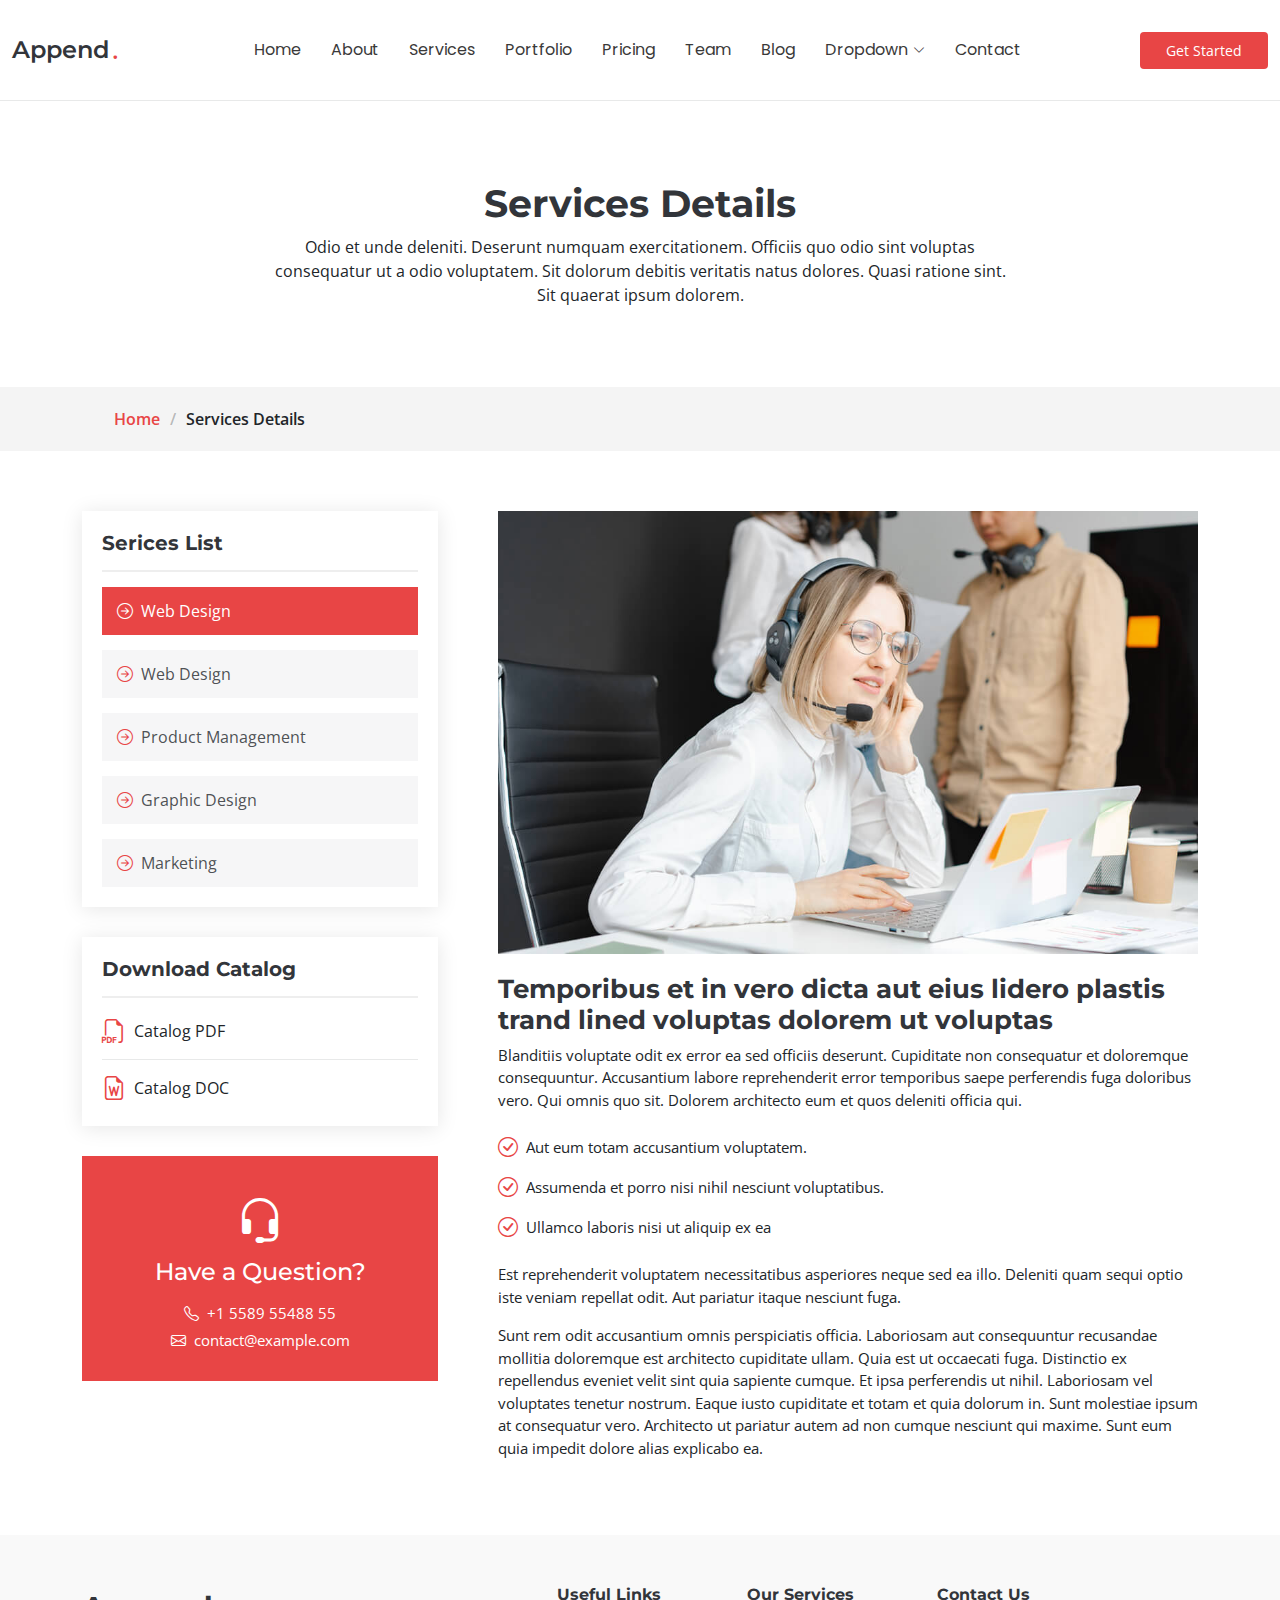
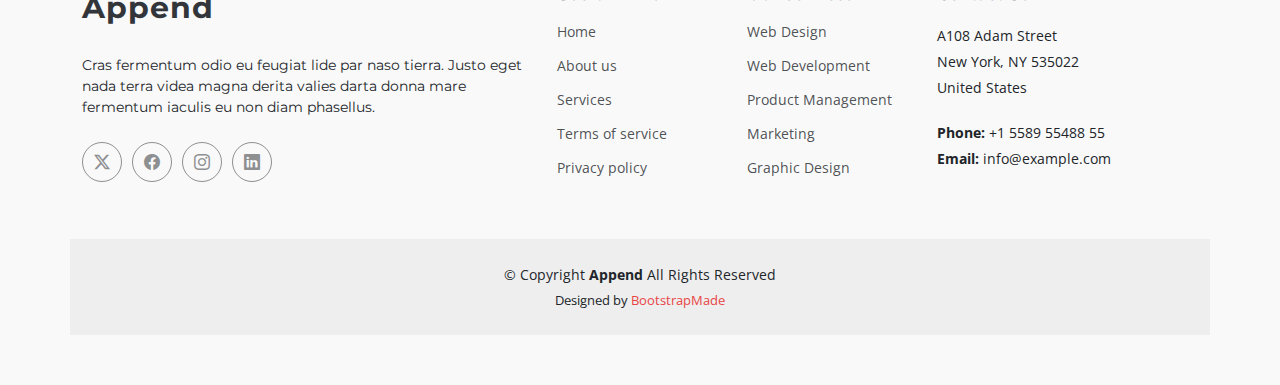
<file: services-details.html>
<!DOCTYPE html>
<html lang="en">

<head>
  <meta charset="utf-8">
  <meta content="width=device-width, initial-scale=1.0" name="viewport">
  <title>Services Details - Append Bootstrap Template</title>
  <meta name="description" content="">
  <meta name="keywords" content="">

  <!-- Favicons -->
  <link href="assets/img/favicon.png" rel="icon">
  <link href="assets/img/apple-touch-icon.png" rel="apple-touch-icon">

  <!-- Fonts -->
  <link href="https://fonts.googleapis.com" rel="preconnect">
  <link href="https://fonts.gstatic.com" rel="preconnect" crossorigin>
  <link href="https://fonts.googleapis.com/css2?family=Open+Sans:ital,wght@0,300;0,400;0,500;0,600;0,700;0,800;1,300;1,400;1,500;1,600;1,700;1,800&family=Montserrat:ital,wght@0,100;0,200;0,300;0,400;0,500;0,600;0,700;0,800;0,900;1,100;1,200;1,300;1,400;1,500;1,600;1,700;1,800;1,900&family=Poppins:ital,wght@0,100;0,200;0,300;0,400;0,500;0,600;0,700;0,800;0,900;1,100;1,200;1,300;1,400;1,500;1,600;1,700;1,800;1,900&display=swap" rel="stylesheet">

  <!-- Vendor CSS Files -->
  <link href="assets/vendor/bootstrap/css/bootstrap.min.css" rel="stylesheet">
  <link href="assets/vendor/bootstrap-icons/bootstrap-icons.css" rel="stylesheet">
  <link href="assets/vendor/aos/aos.css" rel="stylesheet">
  <link href="assets/vendor/glightbox/css/glightbox.min.css" rel="stylesheet">
  <link href="assets/vendor/swiper/swiper-bundle.min.css" rel="stylesheet">

  <!-- Main CSS File -->
  <link href="assets/css/main.css" rel="stylesheet">

  <!-- =======================================================
  * Template Name: Append
  * Template URL: https://bootstrapmade.com/append-bootstrap-website-template/
  * Updated: Aug 07 2024 with Bootstrap v5.3.3
  * Author: BootstrapMade.com
  * License: https://bootstrapmade.com/license/
  ======================================================== -->
</head>

<body class="services-details-page">

  <header id="header" class="header d-flex align-items-center sticky-top">
    <div class="container-fluid position-relative d-flex align-items-center justify-content-between">

      <a href="index.html" class="logo d-flex align-items-center me-auto me-xl-0">
        <!-- Uncomment the line below if you also wish to use an image logo -->
        <!-- <img src="assets/img/logo.png" alt=""> -->
        <h1 class="sitename">Append</h1><span>.</span>
      </a>

      <nav id="navmenu" class="navmenu">
        <ul>
          <li><a href="index.html#hero">Home</a></li>
          <li><a href="index.html#about">About</a></li>
          <li><a href="index.html#services">Services</a></li>
          <li><a href="index.html#portfolio">Portfolio</a></li>
          <li><a href="index.html#pricing">Pricing</a></li>
          <li><a href="index.html#team">Team</a></li>
          <li><a href="blog.html">Blog</a></li>
          <li class="dropdown"><a href="#"><span>Dropdown</span> <i class="bi bi-chevron-down toggle-dropdown"></i></a>
            <ul>
              <li><a href="#">Dropdown 1</a></li>
              <li class="dropdown"><a href="#"><span>Deep Dropdown</span> <i class="bi bi-chevron-down toggle-dropdown"></i></a>
                <ul>
                  <li><a href="#">Deep Dropdown 1</a></li>
                  <li><a href="#">Deep Dropdown 2</a></li>
                  <li><a href="#">Deep Dropdown 3</a></li>
                  <li><a href="#">Deep Dropdown 4</a></li>
                  <li><a href="#">Deep Dropdown 5</a></li>
                </ul>
              </li>
              <li><a href="#">Dropdown 2</a></li>
              <li><a href="#">Dropdown 3</a></li>
              <li><a href="#">Dropdown 4</a></li>
            </ul>
          </li>
          <li><a href="index.html#contact">Contact</a></li>
        </ul>
        <i class="mobile-nav-toggle d-xl-none bi bi-list"></i>
      </nav>

      <a class="btn-getstarted" href="index.html#about">Get Started</a>

    </div>
  </header>

  <main class="main">

    <!-- Page Title -->
    <div class="page-title" data-aos="fade">
      <div class="heading">
        <div class="container">
          <div class="row d-flex justify-content-center text-center">
            <div class="col-lg-8">
              <h1>Services Details</h1>
              <p class="mb-0">Odio et unde deleniti. Deserunt numquam exercitationem. Officiis quo odio sint voluptas consequatur ut a odio voluptatem. Sit dolorum debitis veritatis natus dolores. Quasi ratione sint. Sit quaerat ipsum dolorem.</p>
            </div>
          </div>
        </div>
      </div>
      <nav class="breadcrumbs">
        <div class="container">
          <ol>
            <li><a href="index.html">Home</a></li>
            <li class="current">Services Details</li>
          </ol>
        </div>
      </nav>
    </div><!-- End Page Title -->

    <!-- Service Details Section -->
    <section id="service-details" class="service-details section">

      <div class="container">

        <div class="row gy-5">

          <div class="col-lg-4" data-aos="fade-up" data-aos-delay="100">

            <div class="service-box">
              <h4>Serices List</h4>
              <div class="services-list">
                <a href="#" class="active"><i class="bi bi-arrow-right-circle"></i><span>Web Design</span></a>
                <a href="#"><i class="bi bi-arrow-right-circle"></i><span>Web Design</span></a>
                <a href="#"><i class="bi bi-arrow-right-circle"></i><span>Product Management</span></a>
                <a href="#"><i class="bi bi-arrow-right-circle"></i><span>Graphic Design</span></a>
                <a href="#"><i class="bi bi-arrow-right-circle"></i><span>Marketing</span></a>
              </div>
            </div><!-- End Services List -->

            <div class="service-box">
              <h4>Download Catalog</h4>
              <div class="download-catalog">
                <a href="#"><i class="bi bi-filetype-pdf"></i><span>Catalog PDF</span></a>
                <a href="#"><i class="bi bi-file-earmark-word"></i><span>Catalog DOC</span></a>
              </div>
            </div><!-- End Services List -->

            <div class="help-box d-flex flex-column justify-content-center align-items-center">
              <i class="bi bi-headset help-icon"></i>
              <h4>Have a Question?</h4>
              <p class="d-flex align-items-center mt-2 mb-0"><i class="bi bi-telephone me-2"></i> <span>+1 5589 55488 55</span></p>
              <p class="d-flex align-items-center mt-1 mb-0"><i class="bi bi-envelope me-2"></i> <a href="mailto:contact@example.com">contact@example.com</a></p>
            </div>

          </div>

          <div class="col-lg-8 ps-lg-5" data-aos="fade-up" data-aos-delay="200">
            <img src="assets/img/services.jpg" alt="" class="img-fluid services-img">
            <h3>Temporibus et in vero dicta aut eius lidero plastis trand lined voluptas dolorem ut voluptas</h3>
            <p>
              Blanditiis voluptate odit ex error ea sed officiis deserunt. Cupiditate non consequatur et doloremque consequuntur. Accusantium labore reprehenderit error temporibus saepe perferendis fuga doloribus vero. Qui omnis quo sit. Dolorem architecto eum et quos deleniti officia qui.
            </p>
            <ul>
              <li><i class="bi bi-check-circle"></i> <span>Aut eum totam accusantium voluptatem.</span></li>
              <li><i class="bi bi-check-circle"></i> <span>Assumenda et porro nisi nihil nesciunt voluptatibus.</span></li>
              <li><i class="bi bi-check-circle"></i> <span>Ullamco laboris nisi ut aliquip ex ea</span></li>
            </ul>
            <p>
              Est reprehenderit voluptatem necessitatibus asperiores neque sed ea illo. Deleniti quam sequi optio iste veniam repellat odit. Aut pariatur itaque nesciunt fuga.
            </p>
            <p>
              Sunt rem odit accusantium omnis perspiciatis officia. Laboriosam aut consequuntur recusandae mollitia doloremque est architecto cupiditate ullam. Quia est ut occaecati fuga. Distinctio ex repellendus eveniet velit sint quia sapiente cumque. Et ipsa perferendis ut nihil. Laboriosam vel voluptates tenetur nostrum. Eaque iusto cupiditate et totam et quia dolorum in. Sunt molestiae ipsum at consequatur vero. Architecto ut pariatur autem ad non cumque nesciunt qui maxime. Sunt eum quia impedit dolore alias explicabo ea.
            </p>
          </div>

        </div>

      </div>

    </section><!-- /Service Details Section -->

  </main>

  <footer id="footer" class="footer position-relative light-background">

    <div class="container footer-top">
      <div class="row gy-4">
        <div class="col-lg-5 col-md-12 footer-about">
          <a href="index.html" class="logo d-flex align-items-center">
            <span class="sitename">Append</span>
          </a>
          <p>Cras fermentum odio eu feugiat lide par naso tierra. Justo eget nada terra videa magna derita valies darta donna mare fermentum iaculis eu non diam phasellus.</p>
          <div class="social-links d-flex mt-4">
            <a href=""><i class="bi bi-twitter-x"></i></a>
            <a href=""><i class="bi bi-facebook"></i></a>
            <a href=""><i class="bi bi-instagram"></i></a>
            <a href=""><i class="bi bi-linkedin"></i></a>
          </div>
        </div>

        <div class="col-lg-2 col-6 footer-links">
          <h4>Useful Links</h4>
          <ul>
            <li><a href="#">Home</a></li>
            <li><a href="#">About us</a></li>
            <li><a href="#">Services</a></li>
            <li><a href="#">Terms of service</a></li>
            <li><a href="#">Privacy policy</a></li>
          </ul>
        </div>

        <div class="col-lg-2 col-6 footer-links">
          <h4>Our Services</h4>
          <ul>
            <li><a href="#">Web Design</a></li>
            <li><a href="#">Web Development</a></li>
            <li><a href="#">Product Management</a></li>
            <li><a href="#">Marketing</a></li>
            <li><a href="#">Graphic Design</a></li>
          </ul>
        </div>

        <div class="col-lg-3 col-md-12 footer-contact text-center text-md-start">
          <h4>Contact Us</h4>
          <p>A108 Adam Street</p>
          <p>New York, NY 535022</p>
          <p>United States</p>
          <p class="mt-4"><strong>Phone:</strong> <span>+1 5589 55488 55</span></p>
          <p><strong>Email:</strong> <span>info@example.com</span></p>
        </div>

      </div>
    </div>

    <div class="container copyright text-center mt-4">
      <p>© <span>Copyright</span> <strong class="sitename">Append</strong> <span>All Rights Reserved</span></p>
      <div class="credits">
        <!-- All the links in the footer should remain intact. -->
        <!-- You can delete the links only if you've purchased the pro version. -->
        <!-- Licensing information: https://bootstrapmade.com/license/ -->
        <!-- Purchase the pro version with working PHP/AJAX contact form: [buy-url] -->
        Designed by <a href="https://bootstrapmade.com/">BootstrapMade</a>
      </div>
    </div>

  </footer>

  <!-- Scroll Top -->
  <a href="#" id="scroll-top" class="scroll-top d-flex align-items-center justify-content-center"><i class="bi bi-arrow-up-short"></i></a>

  <!-- Preloader -->
  <div id="preloader"></div>

  <!-- Vendor JS Files -->
  <script src="assets/vendor/bootstrap/js/bootstrap.bundle.min.js"></script>
  <script src="assets/vendor/php-email-form/validate.js"></script>
  <script src="assets/vendor/aos/aos.js"></script>
  <script src="assets/vendor/glightbox/js/glightbox.min.js"></script>
  <script src="assets/vendor/purecounter/purecounter_vanilla.js"></script>
  <script src="assets/vendor/imagesloaded/imagesloaded.pkgd.min.js"></script>
  <script src="assets/vendor/isotope-layout/isotope.pkgd.min.js"></script>
  <script src="assets/vendor/swiper/swiper-bundle.min.js"></script>

  <!-- Main JS File -->
  <script src="assets/js/main.js"></script>

</body>

</html>
</file>
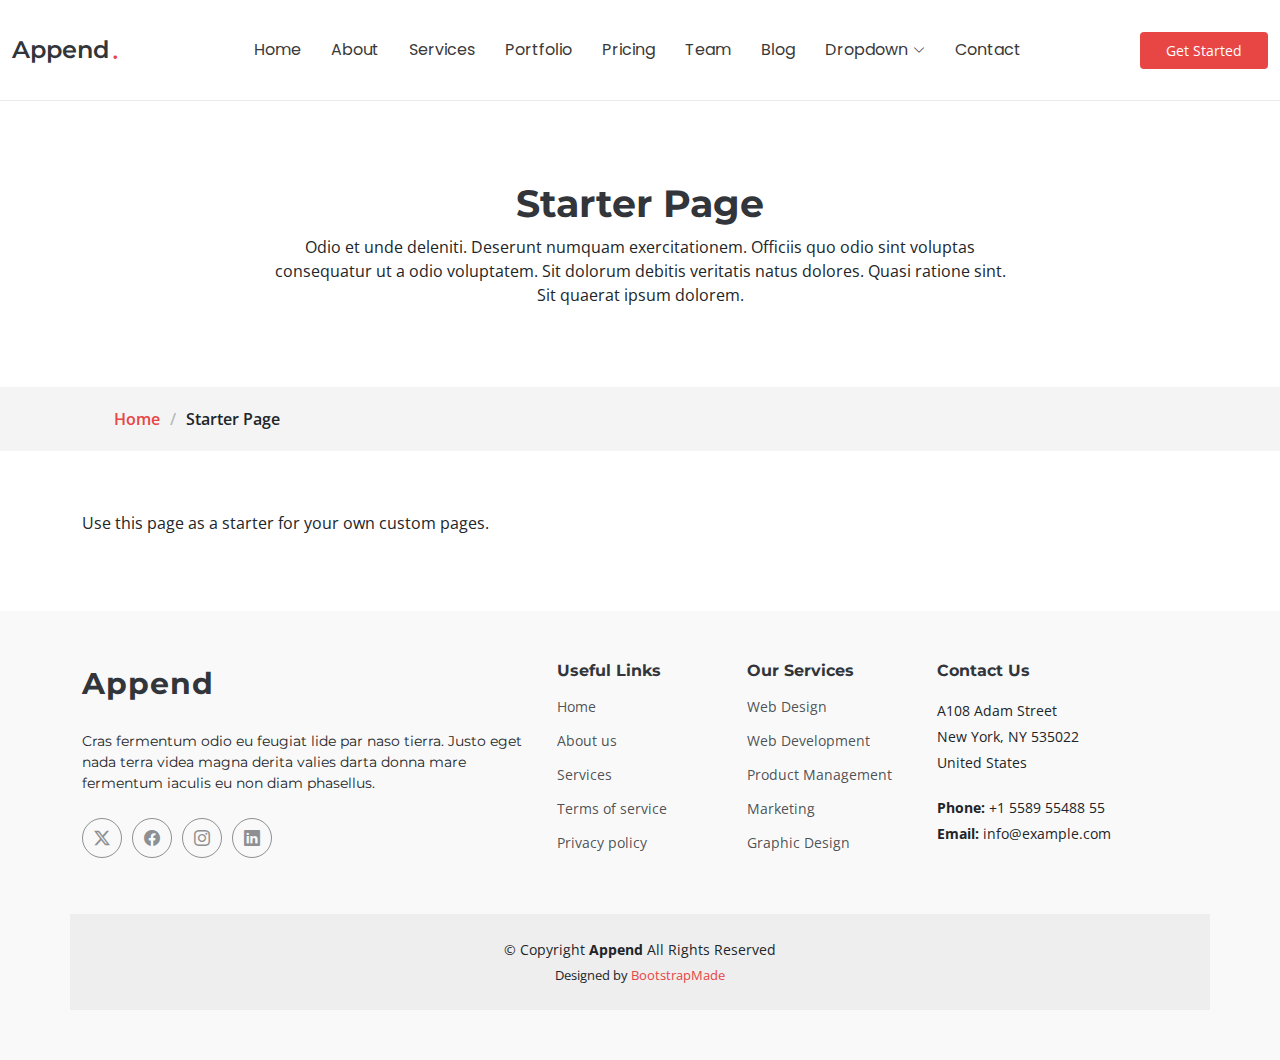
<file: starter-page.html>
<!DOCTYPE html>
<html lang="en">

<head>
  <meta charset="utf-8">
  <meta content="width=device-width, initial-scale=1.0" name="viewport">
  <title>Starter Page - Append Bootstrap Template</title>
  <meta name="description" content="">
  <meta name="keywords" content="">

  <!-- Favicons -->
  <link href="assets/img/favicon.png" rel="icon">
  <link href="assets/img/apple-touch-icon.png" rel="apple-touch-icon">

  <!-- Fonts -->
  <link href="https://fonts.googleapis.com" rel="preconnect">
  <link href="https://fonts.gstatic.com" rel="preconnect" crossorigin>
  <link href="https://fonts.googleapis.com/css2?family=Open+Sans:ital,wght@0,300;0,400;0,500;0,600;0,700;0,800;1,300;1,400;1,500;1,600;1,700;1,800&family=Montserrat:ital,wght@0,100;0,200;0,300;0,400;0,500;0,600;0,700;0,800;0,900;1,100;1,200;1,300;1,400;1,500;1,600;1,700;1,800;1,900&family=Poppins:ital,wght@0,100;0,200;0,300;0,400;0,500;0,600;0,700;0,800;0,900;1,100;1,200;1,300;1,400;1,500;1,600;1,700;1,800;1,900&display=swap" rel="stylesheet">

  <!-- Vendor CSS Files -->
  <link href="assets/vendor/bootstrap/css/bootstrap.min.css" rel="stylesheet">
  <link href="assets/vendor/bootstrap-icons/bootstrap-icons.css" rel="stylesheet">
  <link href="assets/vendor/aos/aos.css" rel="stylesheet">
  <link href="assets/vendor/glightbox/css/glightbox.min.css" rel="stylesheet">
  <link href="assets/vendor/swiper/swiper-bundle.min.css" rel="stylesheet">

  <!-- Main CSS File -->
  <link href="assets/css/main.css" rel="stylesheet">

  <!-- =======================================================
  * Template Name: Append
  * Template URL: https://bootstrapmade.com/append-bootstrap-website-template/
  * Updated: Aug 07 2024 with Bootstrap v5.3.3
  * Author: BootstrapMade.com
  * License: https://bootstrapmade.com/license/
  ======================================================== -->
</head>

<body class="starter-page-page">

  <header id="header" class="header d-flex align-items-center sticky-top">
    <div class="container-fluid position-relative d-flex align-items-center justify-content-between">

      <a href="index.html" class="logo d-flex align-items-center me-auto me-xl-0">
        <!-- Uncomment the line below if you also wish to use an image logo -->
        <!-- <img src="assets/img/logo.png" alt=""> -->
        <h1 class="sitename">Append</h1><span>.</span>
      </a>

      <nav id="navmenu" class="navmenu">
        <ul>
          <li><a href="index.html#hero">Home</a></li>
          <li><a href="index.html#about">About</a></li>
          <li><a href="index.html#services">Services</a></li>
          <li><a href="index.html#portfolio">Portfolio</a></li>
          <li><a href="index.html#pricing">Pricing</a></li>
          <li><a href="index.html#team">Team</a></li>
          <li><a href="blog.html">Blog</a></li>
          <li class="dropdown"><a href="#"><span>Dropdown</span> <i class="bi bi-chevron-down toggle-dropdown"></i></a>
            <ul>
              <li><a href="#">Dropdown 1</a></li>
              <li class="dropdown"><a href="#"><span>Deep Dropdown</span> <i class="bi bi-chevron-down toggle-dropdown"></i></a>
                <ul>
                  <li><a href="#">Deep Dropdown 1</a></li>
                  <li><a href="#">Deep Dropdown 2</a></li>
                  <li><a href="#">Deep Dropdown 3</a></li>
                  <li><a href="#">Deep Dropdown 4</a></li>
                  <li><a href="#">Deep Dropdown 5</a></li>
                </ul>
              </li>
              <li><a href="#">Dropdown 2</a></li>
              <li><a href="#">Dropdown 3</a></li>
              <li><a href="#">Dropdown 4</a></li>
            </ul>
          </li>
          <li><a href="index.html#contact">Contact</a></li>
        </ul>
        <i class="mobile-nav-toggle d-xl-none bi bi-list"></i>
      </nav>

      <a class="btn-getstarted" href="index.html#about">Get Started</a>

    </div>
  </header>

  <main class="main">

    <!-- Page Title -->
    <div class="page-title" data-aos="fade">
      <div class="heading">
        <div class="container">
          <div class="row d-flex justify-content-center text-center">
            <div class="col-lg-8">
              <h1>Starter Page</h1>
              <p class="mb-0">Odio et unde deleniti. Deserunt numquam exercitationem. Officiis quo odio sint voluptas consequatur ut a odio voluptatem. Sit dolorum debitis veritatis natus dolores. Quasi ratione sint. Sit quaerat ipsum dolorem.</p>
            </div>
          </div>
        </div>
      </div>
      <nav class="breadcrumbs">
        <div class="container">
          <ol>
            <li><a href="index.html">Home</a></li>
            <li class="current">Starter Page</li>
          </ol>
        </div>
      </nav>
    </div><!-- End Page Title -->

    <!-- Starter Section Section -->
    <section id="starter-section" class="starter-section section">

      <div class="container" data-aos="fade-up">
        <p>Use this page as a starter for your own custom pages.</p>
      </div>

    </section><!-- /Starter Section Section -->

  </main>

  <footer id="footer" class="footer position-relative light-background">

    <div class="container footer-top">
      <div class="row gy-4">
        <div class="col-lg-5 col-md-12 footer-about">
          <a href="index.html" class="logo d-flex align-items-center">
            <span class="sitename">Append</span>
          </a>
          <p>Cras fermentum odio eu feugiat lide par naso tierra. Justo eget nada terra videa magna derita valies darta donna mare fermentum iaculis eu non diam phasellus.</p>
          <div class="social-links d-flex mt-4">
            <a href=""><i class="bi bi-twitter-x"></i></a>
            <a href=""><i class="bi bi-facebook"></i></a>
            <a href=""><i class="bi bi-instagram"></i></a>
            <a href=""><i class="bi bi-linkedin"></i></a>
          </div>
        </div>

        <div class="col-lg-2 col-6 footer-links">
          <h4>Useful Links</h4>
          <ul>
            <li><a href="#">Home</a></li>
            <li><a href="#">About us</a></li>
            <li><a href="#">Services</a></li>
            <li><a href="#">Terms of service</a></li>
            <li><a href="#">Privacy policy</a></li>
          </ul>
        </div>

        <div class="col-lg-2 col-6 footer-links">
          <h4>Our Services</h4>
          <ul>
            <li><a href="#">Web Design</a></li>
            <li><a href="#">Web Development</a></li>
            <li><a href="#">Product Management</a></li>
            <li><a href="#">Marketing</a></li>
            <li><a href="#">Graphic Design</a></li>
          </ul>
        </div>

        <div class="col-lg-3 col-md-12 footer-contact text-center text-md-start">
          <h4>Contact Us</h4>
          <p>A108 Adam Street</p>
          <p>New York, NY 535022</p>
          <p>United States</p>
          <p class="mt-4"><strong>Phone:</strong> <span>+1 5589 55488 55</span></p>
          <p><strong>Email:</strong> <span>info@example.com</span></p>
        </div>

      </div>
    </div>

    <div class="container copyright text-center mt-4">
      <p>© <span>Copyright</span> <strong class="sitename">Append</strong> <span>All Rights Reserved</span></p>
      <div class="credits">
        <!-- All the links in the footer should remain intact. -->
        <!-- You can delete the links only if you've purchased the pro version. -->
        <!-- Licensing information: https://bootstrapmade.com/license/ -->
        <!-- Purchase the pro version with working PHP/AJAX contact form: [buy-url] -->
        Designed by <a href="https://bootstrapmade.com/">BootstrapMade</a>
      </div>
    </div>

  </footer>

  <!-- Scroll Top -->
  <a href="#" id="scroll-top" class="scroll-top d-flex align-items-center justify-content-center"><i class="bi bi-arrow-up-short"></i></a>

  <!-- Preloader -->
  <div id="preloader"></div>

  <!-- Vendor JS Files -->
  <script src="assets/vendor/bootstrap/js/bootstrap.bundle.min.js"></script>
  <script src="assets/vendor/php-email-form/validate.js"></script>
  <script src="assets/vendor/aos/aos.js"></script>
  <script src="assets/vendor/glightbox/js/glightbox.min.js"></script>
  <script src="assets/vendor/purecounter/purecounter_vanilla.js"></script>
  <script src="assets/vendor/imagesloaded/imagesloaded.pkgd.min.js"></script>
  <script src="assets/vendor/isotope-layout/isotope.pkgd.min.js"></script>
  <script src="assets/vendor/swiper/swiper-bundle.min.js"></script>

  <!-- Main JS File -->
  <script src="assets/js/main.js"></script>

</body>

</html>
</file>
<file: assets/css/main.css>
/**
* Template Name: Append
* Template URL: https://bootstrapmade.com/append-bootstrap-website-template/
* Updated: Aug 07 2024 with Bootstrap v5.3.3
* Author: BootstrapMade.com
* License: https://bootstrapmade.com/license/
*/

/*--------------------------------------------------------------
# Font & Color Variables
# Help: https://bootstrapmade.com/color-system/
--------------------------------------------------------------*/
/* Fonts */
:root {
  --default-font: "Open Sans",  system-ui, -apple-system, "Segoe UI", Roboto, "Helvetica Neue", Arial, "Noto Sans", "Liberation Sans", sans-serif, "Apple Color Emoji", "Segoe UI Emoji", "Segoe UI Symbol", "Noto Color Emoji";
  --heading-font: "Montserrat",  sans-serif;
  --nav-font: "Poppins",  sans-serif;
}

/* Global Colors - The following color variables are used throughout the website. Updating them here will change the color scheme of the entire website */
:root { 
  --background-color: #ffffff; /* Background color for the entire website, including individual sections */
  --default-color: #212529; /* Default color used for the majority of the text content across the entire website */
  --heading-color: #32353a; /* Color for headings, subheadings and title throughout the website */
  --accent-color: #e84545; /* Accent color that represents your brand on the website. It's used for buttons, links, and other elements that need to stand out */
  --surface-color: #ffffff; /* The surface color is used as a background of boxed elements within sections, such as cards, icon boxes, or other elements that require a visual separation from the global background. */
  --contrast-color: #ffffff; /* Contrast color for text, ensuring readability against backgrounds of accent, heading, or default colors. */
}

/* Nav Menu Colors - The following color variables are used specifically for the navigation menu. They are separate from the global colors to allow for more customization options */
:root {
  --nav-color: #3a3939;  /* The default color of the main navmenu links */
  --nav-hover-color: #e84545; /* Applied to main navmenu links when they are hovered over or active */
  --nav-mobile-background-color: #ffffff; /* Used as the background color for mobile navigation menu */
  --nav-dropdown-background-color: #ffffff; /* Used as the background color for dropdown items that appear when hovering over primary navigation items */
  --nav-dropdown-color: #3a3939; /* Used for navigation links of the dropdown items in the navigation menu. */
  --nav-dropdown-hover-color: #e84545; /* Similar to --nav-hover-color, this color is applied to dropdown navigation links when they are hovered over. */
}

/* Color Presets - These classes override global colors when applied to any section or element, providing reuse of the sam color scheme. */

.light-background {
  --background-color: #f9f9f9;
  --surface-color: #ffffff;
}

.dark-background {
  --background-color: #060606;
  --default-color: #ffffff;
  --heading-color: #ffffff;
  --surface-color: #252525;
  --contrast-color: #ffffff;
}

/* Smooth scroll */
:root {
  scroll-behavior: smooth;
}

/*--------------------------------------------------------------
# General Styling & Shared Classes
--------------------------------------------------------------*/
body {
  color: var(--default-color);
  background-color: var(--background-color);
  font-family: var(--default-font);
}

a {
  color: var(--accent-color);
  text-decoration: none;
  transition: 0.3s;
}

a:hover {
  color: color-mix(in srgb, var(--accent-color), transparent 25%);
  text-decoration: none;
}

h1,
h2,
h3,
h4,
h5,
h6 {
  color: var(--heading-color);
  font-family: var(--heading-font);
}

/* PHP Email Form Messages
------------------------------*/
.php-email-form .error-message {
  display: none;
  background: #df1529;
  color: #ffffff;
  text-align: left;
  padding: 15px;
  margin-bottom: 24px;
  font-weight: 600;
}

.php-email-form .sent-message {
  display: none;
  color: #ffffff;
  background: #059652;
  text-align: center;
  padding: 15px;
  margin-bottom: 24px;
  font-weight: 600;
}

.php-email-form .loading {
  display: none;
  background: var(--surface-color);
  text-align: center;
  padding: 15px;
  margin-bottom: 24px;
}

.php-email-form .loading:before {
  content: "";
  display: inline-block;
  border-radius: 50%;
  width: 24px;
  height: 24px;
  margin: 0 10px -6px 0;
  border: 3px solid var(--accent-color);
  border-top-color: var(--surface-color);
  animation: php-email-form-loading 1s linear infinite;
}

@keyframes php-email-form-loading {
  0% {
    transform: rotate(0deg);
  }

  100% {
    transform: rotate(360deg);
  }
}

/*--------------------------------------------------------------
# Global Header
--------------------------------------------------------------*/
.header {
  color: var(--default-color);
  background-color: var(--background-color);
  padding: 20px 0;
  transition: all 0.5s;
  z-index: 997;
}

.header .logo {
  line-height: 1;
}

.header .logo img {
  max-height: 36px;
  margin-right: 8px;
}

.header .logo h1 {
  font-size: 24px;
  margin: 0;
  font-weight: 600;
  color: var(--heading-color);
}

.header .logo span {
  color: var(--accent-color);
  font-size: 24px;
  font-weight: 600;
  padding-left: 3px;
}

.header .btn-getstarted,
.header .btn-getstarted:focus {
  color: var(--contrast-color);
  background: var(--accent-color);
  font-size: 14px;
  padding: 8px 26px;
  margin: 0;
  border-radius: 4px;
  transition: 0.3s;
}

.header .btn-getstarted:hover,
.header .btn-getstarted:focus:hover {
  color: var(--contrast-color);
  background: color-mix(in srgb, var(--accent-color), transparent 15%);
}

@media (max-width: 1200px) {
  .header .logo {
    order: 1;
  }

  .header .btn-getstarted {
    order: 2;
    margin: 0 15px 0 0;
    padding: 6px 20px;
  }

  .header .navmenu {
    order: 3;
  }
}

.scrolled .header {
  box-shadow: 0 0 30px 10px rgba(0, 0, 0, 0.1);
}

/* Index Page Header
------------------------------*/
.index-page .header {
  --background-color: rgba(255, 255, 255, 0);
  --heading-color: #ffffff;
  --nav-color: rgba(255, 255, 255, 0.5);
  --nav-hover-color: #ffffff;
}

/* Index Page Header on Scroll
------------------------------*/
.index-page.scrolled .header {
  --background-color: #ffffff;
  --heading-color: #32353a;
  --nav-color: #3a3939;
  --nav-hover-color: #e84545;
}

/*--------------------------------------------------------------
# Navigation Menu
--------------------------------------------------------------*/
/* Navmenu - Desktop */
@media (min-width: 1200px) {
  .navmenu {
    padding: 0;
  }

  .navmenu ul {
    margin: 0;
    padding: 0;
    display: flex;
    list-style: none;
    align-items: center;
  }

  .navmenu li {
    position: relative;
  }

  .navmenu a,
  .navmenu a:focus {
    color: var(--nav-color);
    padding: 18px 15px;
    font-size: 16px;
    font-family: var(--nav-font);
    font-weight: 400;
    display: flex;
    align-items: center;
    justify-content: space-between;
    white-space: nowrap;
    transition: 0.3s;
  }

  .navmenu a i,
  .navmenu a:focus i {
    font-size: 12px;
    line-height: 0;
    margin-left: 5px;
    transition: 0.3s;
  }

  .navmenu li:last-child a {
    padding-right: 0;
  }

  .navmenu li:hover>a,
  .navmenu .active,
  .navmenu .active:focus {
    color: var(--nav-hover-color);
  }

  .navmenu .dropdown ul {
    margin: 0;
    padding: 10px 0;
    background: var(--nav-dropdown-background-color);
    display: block;
    position: absolute;
    visibility: hidden;
    left: 14px;
    top: 130%;
    opacity: 0;
    transition: 0.3s;
    border-radius: 4px;
    z-index: 99;
    box-shadow: 0px 0px 30px rgba(0, 0, 0, 0.1);
  }

  .navmenu .dropdown ul li {
    min-width: 200px;
  }

  .navmenu .dropdown ul a {
    padding: 10px 20px;
    font-size: 15px;
    text-transform: none;
    color: var(--nav-dropdown-color);
  }

  .navmenu .dropdown ul a i {
    font-size: 12px;
  }

  .navmenu .dropdown ul a:hover,
  .navmenu .dropdown ul .active:hover,
  .navmenu .dropdown ul li:hover>a {
    color: var(--nav-dropdown-hover-color);
  }

  .navmenu .dropdown:hover>ul {
    opacity: 1;
    top: 100%;
    visibility: visible;
  }

  .navmenu .dropdown .dropdown ul {
    top: 0;
    left: -90%;
    visibility: hidden;
  }

  .navmenu .dropdown .dropdown:hover>ul {
    opacity: 1;
    top: 0;
    left: -100%;
    visibility: visible;
  }
}

/* Navmenu - Mobile */
@media (max-width: 1199px) {
  .mobile-nav-toggle {
    color: var(--nav-color);
    font-size: 28px;
    line-height: 0;
    margin-right: 10px;
    cursor: pointer;
    transition: color 0.3s;
  }

  .navmenu {
    padding: 0;
    z-index: 9997;
  }

  .navmenu ul {
    display: none;
    list-style: none;
    position: absolute;
    inset: 60px 20px 20px 20px;
    padding: 10px 0;
    margin: 0;
    border-radius: 6px;
    background-color: var(--nav-mobile-background-color);
    overflow-y: auto;
    transition: 0.3s;
    z-index: 9998;
    box-shadow: 0px 0px 30px rgba(0, 0, 0, 0.1);
  }

  .navmenu a,
  .navmenu a:focus {
    color: var(--nav-dropdown-color);
    padding: 10px 20px;
    font-family: var(--nav-font);
    font-size: 17px;
    font-weight: 500;
    display: flex;
    align-items: center;
    justify-content: space-between;
    white-space: nowrap;
    transition: 0.3s;
  }

  .navmenu a i,
  .navmenu a:focus i {
    font-size: 12px;
    line-height: 0;
    margin-left: 5px;
    width: 30px;
    height: 30px;
    display: flex;
    align-items: center;
    justify-content: center;
    border-radius: 50%;
    transition: 0.3s;
    background-color: color-mix(in srgb, var(--accent-color), transparent 90%);
  }

  .navmenu a i:hover,
  .navmenu a:focus i:hover {
    background-color: var(--accent-color);
    color: var(--contrast-color);
  }

  .navmenu a:hover,
  .navmenu .active,
  .navmenu .active:focus {
    color: var(--nav-dropdown-hover-color);
  }

  .navmenu .active i,
  .navmenu .active:focus i {
    background-color: var(--accent-color);
    color: var(--contrast-color);
    transform: rotate(180deg);
  }

  .navmenu .dropdown ul {
    position: static;
    display: none;
    z-index: 99;
    padding: 10px 0;
    margin: 10px 20px;
    background-color: var(--nav-dropdown-background-color);
    border: 1px solid color-mix(in srgb, var(--default-color), transparent 90%);
    box-shadow: none;
    transition: all 0.5s ease-in-out;
  }

  .navmenu .dropdown ul ul {
    background-color: rgba(33, 37, 41, 0.1);
  }

  .navmenu .dropdown>.dropdown-active {
    display: block;
    background-color: rgba(33, 37, 41, 0.03);
  }

  .mobile-nav-active {
    overflow: hidden;
  }

  .mobile-nav-active .mobile-nav-toggle {
    color: #fff;
    position: absolute;
    font-size: 32px;
    top: 15px;
    right: 15px;
    margin-right: 0;
    z-index: 9999;
  }

  .mobile-nav-active .navmenu {
    position: fixed;
    overflow: hidden;
    inset: 0;
    background: rgba(33, 37, 41, 0.8);
    transition: 0.3s;
  }

  .mobile-nav-active .navmenu>ul {
    display: block;
  }
}

/*--------------------------------------------------------------
# Global Footer
--------------------------------------------------------------*/
.footer {
  color: var(--default-color);
  background-color: var(--background-color);
  font-size: 14px;
  padding-bottom: 50px;
  position: relative;
}

.footer .footer-top {
  padding-top: 50px;
}

.footer .footer-about .logo {
  margin-bottom: 25px;
}

.footer .footer-about .logo img {
  max-height: 40px;
  margin-right: 6px;
}

.footer .footer-about .logo span {
  color: var(--heading-color);
  font-size: 30px;
  font-weight: 700;
  letter-spacing: 1px;
  font-family: var(--heading-font);
}

.footer .footer-about p {
  font-size: 14px;
  font-family: var(--heading-font);
}

.footer .social-links a {
  display: flex;
  align-items: center;
  justify-content: center;
  width: 40px;
  height: 40px;
  border-radius: 50%;
  border: 1px solid color-mix(in srgb, var(--default-color), transparent 50%);
  font-size: 16px;
  color: color-mix(in srgb, var(--default-color), transparent 50%);
  margin-right: 10px;
  transition: 0.3s;
}

.footer .social-links a:hover {
  color: var(--accent-color);
  border-color: var(--accent-color);
}

.footer h4 {
  font-size: 16px;
  font-weight: bold;
  position: relative;
  padding-bottom: 12px;
}

.footer .footer-links {
  margin-bottom: 30px;
}

.footer .footer-links ul {
  list-style: none;
  padding: 0;
  margin: 0;
}

.footer .footer-links ul i {
  padding-right: 2px;
  font-size: 12px;
  line-height: 0;
}

.footer .footer-links ul li {
  padding: 10px 0;
  display: flex;
  align-items: center;
}

.footer .footer-links ul li:first-child {
  padding-top: 0;
}

.footer .footer-links ul a {
  color: color-mix(in srgb, var(--default-color), transparent 20%);
  display: inline-block;
  line-height: 1;
}

.footer .footer-links ul a:hover {
  color: var(--accent-color);
}

.footer .footer-contact p {
  margin-bottom: 5px;
}

.footer .copyright {
  padding-top: 25px;
  padding-bottom: 25px;
  background-color: color-mix(in srgb, var(--default-color), transparent 95%);
}

.footer .copyright p {
  margin-bottom: 0;
}

.footer .credits {
  margin-top: 6px;
  font-size: 13px;
}

/*--------------------------------------------------------------
# Preloader
--------------------------------------------------------------*/
#preloader {
  position: fixed;
  inset: 0;
  z-index: 999999;
  overflow: hidden;
  background: var(--background-color);
  transition: all 0.6s ease-out;
}

#preloader:before {
  content: "";
  position: fixed;
  top: calc(50% - 30px);
  left: calc(50% - 30px);
  border: 6px solid #ffffff;
  border-color: var(--accent-color) transparent var(--accent-color) transparent;
  border-radius: 50%;
  width: 60px;
  height: 60px;
  animation: animate-preloader 1.5s linear infinite;
}

@keyframes animate-preloader {
  0% {
    transform: rotate(0deg);
  }

  100% {
    transform: rotate(360deg);
  }
}

/*--------------------------------------------------------------
# Scroll Top Button
--------------------------------------------------------------*/
.scroll-top {
  position: fixed;
  visibility: hidden;
  opacity: 0;
  right: 15px;
  bottom: 15px;
  z-index: 99999;
  background-color: var(--accent-color);
  width: 40px;
  height: 40px;
  border-radius: 4px;
  transition: all 0.4s;
}

.scroll-top i {
  font-size: 24px;
  color: var(--contrast-color);
  line-height: 0;
}

.scroll-top:hover {
  background-color: color-mix(in srgb, var(--accent-color), transparent 20%);
  color: var(--contrast-color);
}

.scroll-top.active {
  visibility: visible;
  opacity: 1;
}

/*--------------------------------------------------------------
# Disable aos animation delay on mobile devices
--------------------------------------------------------------*/
@media screen and (max-width: 768px) {
  [data-aos-delay] {
    transition-delay: 0 !important;
  }
}

/*--------------------------------------------------------------
# Global Page Titles & Breadcrumbs
--------------------------------------------------------------*/
.page-title {
  color: var(--default-color);
  background-color: var(--background-color);
  position: relative;
}

.page-title .heading {
  padding: 80px 0;
  border-top: 1px solid color-mix(in srgb, var(--default-color), transparent 90%);
}

.page-title .heading h1 {
  font-size: 38px;
  font-weight: 700;
}

.page-title nav {
  background-color: color-mix(in srgb, var(--default-color), transparent 95%);
  padding: 20px 0;
}

.page-title nav ol {
  display: flex;
  flex-wrap: wrap;
  list-style: none;
  margin: 0;
  font-size: 16px;
  font-weight: 600;
}

.page-title nav ol li+li {
  padding-left: 10px;
}

.page-title nav ol li+li::before {
  content: "/";
  display: inline-block;
  padding-right: 10px;
  color: color-mix(in srgb, var(--default-color), transparent 70%);
}

/*--------------------------------------------------------------
# Global Sections
--------------------------------------------------------------*/
section,
.section {
  color: var(--default-color);
  background-color: var(--background-color);
  padding: 60px 0;
  scroll-margin-top: 98px;
  overflow: clip;
}

@media (max-width: 1199px) {

  section,
  .section {
    scroll-margin-top: 64px;
  }
}

/*--------------------------------------------------------------
# Global Section Titles
--------------------------------------------------------------*/
.section-title {
  text-align: center;
  padding-bottom: 60px;
  position: relative;
}

.section-title h2 {
  font-size: 32px;
  font-weight: 700;
  position: relative;
}

.section-title h2:before,
.section-title h2:after {
  content: "";
  width: 50px;
  height: 2px;
  background: var(--accent-color);
  display: inline-block;
}

.section-title h2:before {
  margin: 0 15px 10px 0;
}

.section-title h2:after {
  margin: 0 0 10px 15px;
}

.section-title p {
  margin-bottom: 0;
}

/*--------------------------------------------------------------
# Hero Section
--------------------------------------------------------------*/
.hero {
  width: 100%;
  min-height: 100vh;
  position: relative;
  padding: 80px 0;
  display: flex;
  align-items: center;
  justify-content: center;
}

.hero img {
  position: absolute;
  inset: 0;
  display: block;
  width: 100%;
  height: 100%;
  object-fit: cover;
  z-index: 1;
}

.hero:before {
  content: "";
  background: color-mix(in srgb, var(--background-color), transparent 50%);
  position: absolute;
  inset: 0;
  z-index: 2;
}

.hero .container {
  position: relative;
  z-index: 3;
}

.hero h2 {
  margin: 0;
  font-size: 44px;
  font-weight: 700;
}

.hero p {
  color: color-mix(in srgb, var(--default-color), transparent 20%);
  margin: 5px 0 0 0;
  font-size: 20px;
}

.hero .sign-up-form {
  margin-top: 20px;
  margin-bottom: 15px;
  padding: 10px;
  border-radius: 7px;
  background: color-mix(in srgb, var(--default-color) 5%, white 90%);
  box-shadow: 0 15px 30px 0 rgba(0, 0, 0, 0.1);
  display: flex;
}

.hero .sign-up-form input[type=email] {
  background-color: transparent;
  border: 0;
  padding: 4px 10px;
  width: 100%;
}

.hero .sign-up-form input[type=email]:focus-visible {
  outline: none;
}

.hero .sign-up-form input[type=submit] {
  border: 0;
  box-shadow: none;
  background-color: var(--accent-color);
  border-color: var(--accent-color);
  padding: 8px 20px 10px 20px;
  border-radius: 7px;
  color: var(--contrast-color);
  transition: 0.3s;
}

.hero .sign-up-form input[type=submit]:hover {
  background-color: color-mix(in srgb, var(--accent-color), transparent 10%);
}

@media (max-width: 768px) {
  .hero h2 {
    font-size: 32px;
  }

  .hero p {
    font-size: 18px;
  }
}

/*--------------------------------------------------------------
# Clients Section
--------------------------------------------------------------*/
.clients {
  padding: 20px 0;
}

.clients .client-logo {
  display: flex;
  justify-content: center;
  align-items: center;
  overflow: hidden;
}

.clients .client-logo img {
  padding: 20px 40px;
  max-width: 90%;
  transition: 0.3s;
  opacity: 0.5;
  filter: grayscale(100);
}

.clients .client-logo img:hover {
  filter: none;
  opacity: 1;
}

@media (max-width: 640px) {
  .clients .client-logo img {
    padding: 20px;
  }
}

/*--------------------------------------------------------------
# About Section
--------------------------------------------------------------*/
.about .content h3 {
  font-size: 16px;
  font-weight: 500;
  line-height: 19px;
  padding: 10px 20px;
  background: color-mix(in srgb, var(--accent-color), transparent 95%);
  color: var(--accent-color);
  border-radius: 7px;
  display: inline-block;
}

.about .content h2 {
  font-weight: 700;
}

.about .content p:last-child {
  margin-bottom: 0;
}

.about .content .read-more {
  background: var(--accent-color);
  color: var(--contrast-color);
  font-family: var(--heading-font);
  font-weight: 500;
  font-size: 16px;
  letter-spacing: 1px;
  padding: 12px 24px;
  border-radius: 5px;
  transition: 0.3s;
  display: inline-flex;
  align-items: center;
  justify-content: center;
}

.about .content .read-more i {
  font-size: 18px;
  margin-left: 5px;
  line-height: 0;
  transition: 0.3s;
}

.about .content .read-more:hover {
  background: color-mix(in srgb, var(--accent-color), transparent 20%);
  padding-right: 19px;
}

.about .content .read-more:hover i {
  margin-left: 10px;
}

.about .icon-box {
  background-color: var(--surface-color);
  padding: 50px 40px;
  box-shadow: 0px 10px 50px rgba(0, 0, 0, 0.1);
  border-radius: 10px;
  transition: all 0.3s ease-out 0s;
}

.about .icon-box i {
  width: 80px;
  height: 80px;
  border-radius: 50%;
  display: inline-flex;
  align-items: center;
  justify-content: center;
  margin-bottom: 24px;
  font-size: 32px;
  line-height: 0;
  transition: all 0.4s ease-out 0s;
  background-color: color-mix(in srgb, var(--accent-color), transparent 95%);
  color: var(--accent-color);
}

.about .icon-box h3 {
  margin-bottom: 10px;
  font-size: 24px;
  font-weight: 700;
}

.about .icon-box p {
  margin-bottom: 0;
}

.about .icon-box:hover i {
  background-color: var(--accent-color);
  color: var(--contrast-color);
}

.about .icon-boxes .col-md-6:nth-child(2) .icon-box,
.about .icon-boxes .col-md-6:nth-child(4) .icon-box {
  margin-top: -40px;
}

@media (max-width: 768px) {

  .about .icon-boxes .col-md-6:nth-child(2) .icon-box,
  .about .icon-boxes .col-md-6:nth-child(4) .icon-box {
    margin-top: 0;
  }
}

/*--------------------------------------------------------------
# Stats Section
--------------------------------------------------------------*/
.stats {
  position: relative;
  padding: 120px 0;
}

.stats img {
  position: absolute;
  inset: 0;
  display: block;
  width: 100%;
  height: 100%;
  object-fit: cover;
  z-index: 1;
}

.stats:before {
  content: "";
  background: color-mix(in srgb, var(--background-color), transparent 40%);
  position: absolute;
  inset: 0;
  z-index: 2;
}

.stats .container {
  position: relative;
  z-index: 3;
}

.stats .stats-item {
  padding: 30px;
  width: 100%;
}

.stats .stats-item span {
  font-size: 48px;
  display: block;
  color: var(--default-color);
  font-weight: 700;
}

.stats .stats-item p {
  padding: 0;
  margin: 0;
  font-family: var(--heading-font);
  font-size: 16px;
  font-weight: 700;
  color: color-mix(in srgb, var(--default-color), transparent 40%);
}

/*--------------------------------------------------------------
# Services Section
--------------------------------------------------------------*/
.services .service-item {
  position: relative;
  padding-top: 40px;
}

.services .service-item:before {
  content: "";
  position: absolute;
  top: 0;
  left: 0;
  right: 0;
  height: 2px;
  background: color-mix(in srgb, var(--default-color), transparent 90%);
}

.services .service-item::after {
  content: "";
  position: absolute;
  top: 0;
  left: 0;
  width: 30px;
  height: 2px;
  background: var(--accent-color);
  border-right: 5px solid var(--background-color);
}

.services .service-item .icon {
  width: 48px;
  height: 48px;
  position: relative;
  margin-right: 50px;
  line-height: 0;
}

.services .service-item .icon i {
  color: color-mix(in srgb, var(--default-color), transparent 30%);
  font-size: 56px;
  transition: ease-in-out 0.3s;
  z-index: 2;
  position: relative;
}

.services .service-item .icon:before {
  position: absolute;
  content: "";
  height: 30px;
  width: 30px;
  background: color-mix(in srgb, var(--accent-color), transparent 70%);
  border-radius: 50px;
  z-index: 1;
  bottom: -15px;
  right: -15px;
  transition: 0.3s;
}

.services .service-item .title {
  font-weight: 700;
  margin-bottom: 15px;
  font-size: 18px;
}

.services .service-item .title a {
  color: var(--heading-color);
}

.services .service-item .title a:hover {
  color: var(--accent-color);
}

.services .service-item .description {
  line-height: 24px;
  font-size: 14px;
}

/*--------------------------------------------------------------
# Features Section
--------------------------------------------------------------*/
.features .features-item {
  color: color-mix(in srgb, var(--default-color), transparent 20%);
}

.features .features-item+.features-item {
  margin-top: 100px;
}

@media (max-width: 768px) {
  .features .features-item+.features-item {
    margin-top: 40px;
  }
}

.features .features-item h3 {
  font-weight: 700;
  font-size: 26px;
}

.features .features-item .btn-get-started {
  background-color: var(--accent-color);
  color: var(--contrast-color);
  padding: 8px 30px 10px 30px;
  border-radius: 4px;
}

.features .features-item .btn-get-started:hover {
  background-color: color-mix(in srgb, var(--accent-color), transparent 10%);
}

.features .features-item ul {
  list-style: none;
  padding: 0;
}

.features .features-item ul li {
  padding-bottom: 10px;
  display: flex;
  align-items: flex-start;
}

.features .features-item ul li:last-child {
  padding-bottom: 0;
}

.features .features-item ul i {
  font-size: 20px;
  padding-right: 4px;
  color: var(--accent-color);
}

.features .features-item img {
  border: 6px solid var(--surface-color);
  box-shadow: 0 15px 30px -10px rgba(0, 0, 0, 0.1);
}

.features .features-item .features-img-bg {
  position: relative;
  min-height: 500px;
}

@media (max-width: 640px) {
  .features .features-item .features-img-bg {
    min-height: 300px;
  }
}

.features .features-item .features-img-bg img {
  position: absolute;
  inset: 0;
  display: block;
  width: 100%;
  height: 100%;
  object-fit: cover;
}

.features .features-item .image-stack {
  display: grid;
  position: relative;
  grid-template-columns: repeat(12, 1fr);
}

.features .features-item .image-stack .stack-back {
  grid-column: 4/-1;
  grid-row: 1;
  width: 100%;
  z-index: 1;
}

.features .features-item .image-stack .stack-front {
  grid-row: 1;
  grid-column: 1/span 8;
  margin-top: 20%;
  width: 100%;
  z-index: 2;
}

/*--------------------------------------------------------------
# Portfolio Section
--------------------------------------------------------------*/
.portfolio .portfolio-filters {
  padding: 0;
  margin: 0 auto 20px auto;
  list-style: none;
  text-align: center;
}

.portfolio .portfolio-filters li {
  cursor: pointer;
  display: inline-block;
  padding: 8px 20px 10px 20px;
  margin: 0;
  font-size: 15px;
  font-weight: 500;
  line-height: 1;
  margin-bottom: 5px;
  border-radius: 50px;
  transition: all 0.3s ease-in-out;
  font-family: var(--heading-font);
}

.portfolio .portfolio-filters li:hover,
.portfolio .portfolio-filters li.filter-active {
  color: var(--contrast-color);
  background-color: var(--accent-color);
}

.portfolio .portfolio-filters li:first-child {
  margin-left: 0;
}

.portfolio .portfolio-filters li:last-child {
  margin-right: 0;
}

@media (max-width: 575px) {
  .portfolio .portfolio-filters li {
    font-size: 14px;
    margin: 0 0 10px 0;
  }
}

.portfolio .portfolio-item {
  position: relative;
  overflow: hidden;
}

.portfolio .portfolio-item .portfolio-info {
  opacity: 0;
  position: absolute;
  left: 12px;
  right: 12px;
  bottom: -100%;
  z-index: 3;
  transition: all ease-in-out 0.5s;
  background: color-mix(in srgb, var(--background-color), transparent 10%);
  padding: 15px;
}

.portfolio .portfolio-item .portfolio-info h4 {
  font-size: 18px;
  font-weight: 600;
  padding-right: 50px;
}

.portfolio .portfolio-item .portfolio-info p {
  color: color-mix(in srgb, var(--default-color), transparent 30%);
  font-size: 14px;
  margin-bottom: 0;
  padding-right: 50px;
}

.portfolio .portfolio-item .portfolio-info .preview-link,
.portfolio .portfolio-item .portfolio-info .details-link {
  position: absolute;
  right: 50px;
  font-size: 24px;
  top: calc(50% - 14px);
  color: color-mix(in srgb, var(--default-color), transparent 30%);
  transition: 0.3s;
  line-height: 0;
}

.portfolio .portfolio-item .portfolio-info .preview-link:hover,
.portfolio .portfolio-item .portfolio-info .details-link:hover {
  color: var(--accent-color);
}

.portfolio .portfolio-item .portfolio-info .details-link {
  right: 14px;
  font-size: 28px;
}

.portfolio .portfolio-item:hover .portfolio-info {
  opacity: 1;
  bottom: 0;
}

/*--------------------------------------------------------------
# Pricing Section
--------------------------------------------------------------*/
.pricing {
  padding: 60px 0 120px 0;
}

.pricing .section-title {
  margin-bottom: 40px;
}

.pricing .pricing-item {
  background-color: var(--surface-color);
  box-shadow: 0 3px 20px -2px rgba(0, 0, 0, 0.1);
  padding: 60px 40px;
  height: 100%;
  position: relative;
  border-radius: 15px;
}

.pricing h3 {
  font-weight: 600;
  margin-bottom: 15px;
  font-size: 20px;
  text-align: center;
}

.pricing .icon {
  margin: 30px auto 20px auto;
  width: 70px;
  height: 70px;
  background: var(--accent-color);
  border-radius: 50%;
  display: flex;
  align-items: center;
  justify-content: center;
  transition: 0.3s;
  transform-style: preserve-3d;
}

.pricing .icon i {
  color: var(--background-color);
  font-size: 28px;
  transition: ease-in-out 0.3s;
  line-height: 0;
}

.pricing .icon::before {
  position: absolute;
  content: "";
  height: 86px;
  width: 86px;
  border-radius: 50%;
  background: color-mix(in srgb, var(--accent-color), transparent 80%);
  transition: all 0.3s ease-out 0s;
  transform: translateZ(-1px);
}

.pricing .icon::after {
  position: absolute;
  content: "";
  height: 102px;
  width: 102px;
  border-radius: 50%;
  background: color-mix(in srgb, var(--accent-color), transparent 90%);
  transition: all 0.3s ease-out 0s;
  transform: translateZ(-2px);
}

.pricing h4 {
  font-size: 48px;
  color: var(--accent-color);
  font-weight: 700;
  font-family: var(--heading-font);
  margin-bottom: 25px;
  text-align: center;
}

.pricing h4 sup {
  font-size: 28px;
}

.pricing h4 span {
  color: color-mix(in srgb, var(--default-color), transparent 50%);
  font-size: 18px;
  font-weight: 400;
}

.pricing ul {
  padding: 20px 0;
  list-style: none;
  color: color-mix(in srgb, var(--default-color), transparent 20%);
  text-align: left;
  line-height: 20px;
}

.pricing ul li {
  padding: 10px 0;
  display: flex;
  align-items: center;
}

.pricing ul i {
  color: #059652;
  font-size: 24px;
  padding-right: 3px;
}

.pricing ul .na {
  color: color-mix(in srgb, var(--default-color), transparent 70%);
}

.pricing ul .na i {
  color: color-mix(in srgb, var(--default-color), transparent 70%);
}

.pricing ul .na span {
  text-decoration: line-through;
}

.pricing .buy-btn {
  color: color-mix(in srgb, var(--default-color), transparent 20%);
  display: inline-block;
  padding: 8px 40px 10px 40px;
  border-radius: 50px;
  border: 1px solid color-mix(in srgb, var(--default-color), transparent 80%);
  transition: none;
  font-size: 16px;
  font-weight: 600;
  font-family: var(--heading-font);
  transition: 0.3s;
}

.pricing .buy-btn:hover {
  background-color: var(--accent-color);
  color: var(--contrast-color);
}

.pricing .featured {
  z-index: 10;
  border: 3px solid var(--accent-color);
}

@media (min-width: 992px) {
  .pricing .featured {
    transform: scale(1.15);
  }
}

/*--------------------------------------------------------------
# Faq Section
--------------------------------------------------------------*/
.faq .content h3 {
  font-weight: 400;
  font-size: 34px;
}

.faq .content p {
  font-size: 15px;
  color: color-mix(in srgb, var(--default-color), transparent 30%);
}

.faq .faq-container .faq-item {
  background-color: var(--surface-color);
  position: relative;
  padding: 20px;
  margin-bottom: 20px;
  box-shadow: 0px 5px 25px 0px rgba(0, 0, 0, 0.1);
  overflow: hidden;
}

.faq .faq-container .faq-item:last-child {
  margin-bottom: 0;
}

.faq .faq-container .faq-item h3 {
  font-weight: 600;
  font-size: 18px;
  line-height: 24px;
  margin: 0 30px 0 0;
  transition: 0.3s;
  cursor: pointer;
  display: flex;
  align-items: flex-start;
}

.faq .faq-container .faq-item h3 .num {
  color: var(--accent-color);
  padding-right: 5px;
}

.faq .faq-container .faq-item h3:hover {
  color: var(--accent-color);
}

.faq .faq-container .faq-item .faq-content {
  display: grid;
  grid-template-rows: 0fr;
  transition: 0.3s ease-in-out;
  visibility: hidden;
  opacity: 0;
}

.faq .faq-container .faq-item .faq-content p {
  margin-bottom: 0;
  overflow: hidden;
}

.faq .faq-container .faq-item .faq-toggle {
  position: absolute;
  top: 20px;
  right: 20px;
  font-size: 16px;
  line-height: 0;
  transition: 0.3s;
  cursor: pointer;
}

.faq .faq-container .faq-item .faq-toggle:hover {
  color: var(--accent-color);
}

.faq .faq-container .faq-active h3 {
  color: var(--accent-color);
}

.faq .faq-container .faq-active .faq-content {
  grid-template-rows: 1fr;
  visibility: visible;
  opacity: 1;
  padding-top: 10px;
}

.faq .faq-container .faq-active .faq-toggle {
  transform: rotate(90deg);
  color: var(--accent-color);
}

/*--------------------------------------------------------------
# Team Section
--------------------------------------------------------------*/
.team .member {
  position: relative;
}

.team .member .member-img {
  margin: 0 80px;
  border-radius: 50%;
  overflow: hidden;
  position: relative;
  border: 4px solid var(--background-color);
  box-shadow: 0 15px 35px -10px rgba(0, 0, 0, 0.2);
}

@media (max-width: 1024px) {
  .team .member .member-img {
    margin: 0 60px;
  }
}

.team .member .member-img img {
  position: relative;
  z-index: 1;
}

.team .member .member-img .social {
  position: absolute;
  inset: 0;
  background-color: rgba(0, 0, 0, 0.6);
  display: flex;
  justify-content: center;
  align-items: center;
  z-index: 2;
  padding-bottom: 20px;
  transition: 0.3s;
  visibility: hidden;
  opacity: 0;
}

.team .member .member-img .social a {
  transition: 0.3s;
  color: var(--contrast-color);
  font-size: 20px;
  margin: 0 8px;
}

.team .member .member-img .social a:hover {
  color: var(--accent-color);
}

.team .member .member-info {
  margin-top: 30px;
}

.team .member .member-info h4 {
  font-weight: 700;
  margin-bottom: 6px;
  font-size: 18px;
}

.team .member .member-info span {
  font-style: italic;
  display: block;
  font-size: 15px;
  color: color-mix(in srgb, var(--default-color), transparent 40%);
  margin-bottom: 10px;
}

.team .member .member-info p {
  margin-bottom: 0;
  font-size: 14px;
}

.team .member:hover .member-img .social {
  padding-bottom: 0;
  visibility: visible;
  opacity: 1;
}

/*--------------------------------------------------------------
# Call To Action Section
--------------------------------------------------------------*/
.call-to-action {
  padding: 80px 0;
  position: relative;
  clip-path: inset(0);
}

.call-to-action img {
  position: fixed;
  top: 0;
  left: 0;
  display: block;
  width: 100%;
  height: 100%;
  object-fit: cover;
  z-index: 1;
}

.call-to-action:before {
  content: "";
  background: color-mix(in srgb, var(--background-color), transparent 50%);
  position: absolute;
  inset: 0;
  z-index: 2;
}

.call-to-action .container {
  position: relative;
  z-index: 3;
}

.call-to-action h3 {
  font-size: 28px;
  font-weight: 700;
  color: var(--default-color);
}

.call-to-action p {
  color: var(--default-color);
}

.call-to-action .cta-btn {
  font-family: var(--heading-font);
  font-weight: 500;
  font-size: 16px;
  letter-spacing: 1px;
  display: inline-block;
  padding: 12px 40px;
  border-radius: 5px;
  transition: 0.5s;
  margin: 10px;
  border: 2px solid var(--contrast-color);
  color: var(--contrast-color);
}

.call-to-action .cta-btn:hover {
  background: var(--accent-color);
  border: 2px solid var(--accent-color);
}

/*--------------------------------------------------------------
# Testimonials Section
--------------------------------------------------------------*/
.testimonials .info h3 {
  font-weight: 700;
  font-size: 32px;
}

.testimonials .swiper {
  box-shadow: 0 15px 30px 0 rgba(0, 0, 0, 0.05);
  background-color: var(--surface-color);
}

.testimonials .testimonials-carousel,
.testimonials .testimonials-slider {
  overflow: hidden;
}

.testimonials .testimonial-item {
  box-sizing: content-box;
  min-height: 200px;
  position: relative;
  margin: 30px;
}

.testimonials .testimonial-item .testimonial-img {
  width: 90px;
  height: 90px;
  border-radius: 50px;
  border: 6px solid var(--background-color);
  margin-right: 10px;
}

.testimonials .testimonial-item h3 {
  font-size: 18px;
  font-weight: bold;
  margin: 10px 0 5px 0;
}

.testimonials .testimonial-item h4 {
  color: color-mix(in srgb, var(--default-color), transparent 50%);
  font-size: 14px;
  margin: 0;
}

.testimonials .testimonial-item .stars {
  margin: 10px 0;
}

.testimonials .testimonial-item .stars i {
  color: #ffc107;
  margin: 0 1px;
}

.testimonials .testimonial-item .quote-icon-left,
.testimonials .testimonial-item .quote-icon-right {
  color: color-mix(in srgb, var(--accent-color), transparent 60%);
  font-size: 26px;
  line-height: 0;
}

.testimonials .testimonial-item .quote-icon-left {
  display: inline-block;
  left: -5px;
  position: relative;
}

.testimonials .testimonial-item .quote-icon-right {
  display: inline-block;
  right: -5px;
  position: relative;
  top: 10px;
  transform: scale(-1, -1);
}

.testimonials .testimonial-item p {
  font-style: italic;
  margin: 15px auto 15px auto;
}

.testimonials .swiper-wrapper {
  height: auto;
}

.testimonials .swiper-pagination {
  margin-top: 20px;
  margin-bottom: 20px;
  position: relative;
}

.testimonials .swiper-pagination .swiper-pagination-bullet {
  width: 10px;
  height: 10px;
  background-color: color-mix(in srgb, var(--default-color), transparent 85%);
  opacity: 1;
  border: none;
}

.testimonials .swiper-pagination .swiper-pagination-bullet-active {
  background-color: var(--accent-color);
}

@media (max-width: 767px) {

  .testimonials .testimonials-carousel,
  .testimonials .testimonials-slider {
    overflow: hidden;
  }

  .testimonials .testimonial-item {
    margin: 15px;
  }
}

/*--------------------------------------------------------------
# Recent Posts Section
--------------------------------------------------------------*/
.recent-posts article {
  background: var(--surface-color);
  box-shadow: 0 4px 16px rgba(0, 0, 0, 0.1);
  padding: 30px;
  height: 100%;
  border-radius: 10px;
  overflow: hidden;
}

.recent-posts .post-img {
  max-height: 240px;
  margin: -30px -30px 15px -30px;
  overflow: hidden;
}

.recent-posts .post-category {
  font-size: 16px;
  color: color-mix(in srgb, var(--default-color), transparent 50%);
  margin-bottom: 10px;
}

.recent-posts .title {
  font-size: 20px;
  font-weight: 700;
  padding: 0;
  margin: 0 0 20px 0;
}

.recent-posts .title a {
  color: var(--heading-color);
  transition: 0.3s;
}

.recent-posts .title a:hover {
  color: var(--accent-color);
}

.recent-posts .post-author-img {
  width: 50px;
  border-radius: 50%;
  margin-right: 15px;
}

.recent-posts .post-author {
  font-weight: 600;
  margin-bottom: 5px;
}

.recent-posts .post-date {
  font-size: 14px;
  color: color-mix(in srgb, var(--default-color), transparent 50%);
  margin-bottom: 0;
}

/*--------------------------------------------------------------
# Contact Section
--------------------------------------------------------------*/
.contact .info-item {
  background: color-mix(in srgb, var(--default-color), transparent 96%);
  padding: 30px;
}

.contact .info-item i {
  font-size: 38px;
  line-height: 0;
  color: var(--accent-color);
}

.contact .info-item h3 {
  font-size: 20px;
  font-weight: 700;
  margin: 20px 0 10px 0;
}

.contact .info-item p {
  padding: 0;
  line-height: 24px;
  font-size: 14px;
  margin-bottom: 0;
}

.contact .php-email-form {
  background: color-mix(in srgb, var(--default-color), transparent 96%);
  padding: 30px;
  height: 100%;
}

.contact .php-email-form input[type=text],
.contact .php-email-form input[type=email],
.contact .php-email-form textarea {
  font-size: 14px;
  padding: 10px 15px;
  box-shadow: none;
  border-radius: 0;
  color: var(--default-color);
  background-color: color-mix(in srgb, var(--background-color), transparent 50%);
  border-color: color-mix(in srgb, var(--default-color), transparent 80%);
}

.contact .php-email-form input[type=text]:focus,
.contact .php-email-form input[type=email]:focus,
.contact .php-email-form textarea:focus {
  border-color: var(--accent-color);
}

.contact .php-email-form input[type=text]::placeholder,
.contact .php-email-form input[type=email]::placeholder,
.contact .php-email-form textarea::placeholder {
  color: color-mix(in srgb, var(--default-color), transparent 70%);
}

.contact .php-email-form button[type=submit] {
  background: var(--accent-color);
  color: var(--contrast-color);
  border: 0;
  padding: 10px 30px;
  transition: 0.4s;
  border-radius: 4px;
}

.contact .php-email-form button[type=submit]:hover {
  background: color-mix(in srgb, var(--accent-color), transparent 20%);
}

/*--------------------------------------------------------------
# Portfolio Details Section
--------------------------------------------------------------*/
.portfolio-details .portfolio-details-slider img {
  width: 100%;
}

.portfolio-details .swiper-wrapper {
  height: auto;
}

.portfolio-details .swiper-button-prev,
.portfolio-details .swiper-button-next {
  width: 48px;
  height: 48px;
}

.portfolio-details .swiper-button-prev:after,
.portfolio-details .swiper-button-next:after {
  color: rgba(255, 255, 255, 0.8);
  background-color: rgba(0, 0, 0, 0.15);
  font-size: 24px;
  border-radius: 50%;
  width: 48px;
  height: 48px;
  display: flex;
  align-items: center;
  justify-content: center;
  transition: 0.3s;
}

.portfolio-details .swiper-button-prev:hover:after,
.portfolio-details .swiper-button-next:hover:after {
  background-color: rgba(0, 0, 0, 0.3);
}

@media (max-width: 575px) {

  .portfolio-details .swiper-button-prev,
  .portfolio-details .swiper-button-next {
    display: none;
  }
}

.portfolio-details .swiper-pagination {
  margin-top: 20px;
  position: relative;
}

.portfolio-details .swiper-pagination .swiper-pagination-bullet {
  width: 10px;
  height: 10px;
  background-color: color-mix(in srgb, var(--default-color), transparent 85%);
  opacity: 1;
}

.portfolio-details .swiper-pagination .swiper-pagination-bullet-active {
  background-color: var(--accent-color);
}

.portfolio-details .portfolio-info h3 {
  font-size: 22px;
  font-weight: 700;
  margin-bottom: 20px;
  padding-bottom: 20px;
  position: relative;
}

.portfolio-details .portfolio-info h3:after {
  content: "";
  position: absolute;
  display: block;
  width: 50px;
  height: 3px;
  background: var(--accent-color);
  left: 0;
  bottom: 0;
}

.portfolio-details .portfolio-info ul {
  list-style: none;
  padding: 0;
  font-size: 15px;
}

.portfolio-details .portfolio-info ul li {
  display: flex;
  flex-direction: column;
  padding-bottom: 15px;
}

.portfolio-details .portfolio-info ul strong {
  text-transform: uppercase;
  font-weight: 400;
  color: color-mix(in srgb, var(--default-color), transparent 50%);
  font-size: 14px;
}

.portfolio-details .portfolio-info .btn-visit {
  padding: 8px 40px;
  background: var(--accent-color);
  color: var(--contrast-color);
  border-radius: 50px;
  transition: 0.3s;
}

.portfolio-details .portfolio-info .btn-visit:hover {
  background: color-mix(in srgb, var(--accent-color), transparent 20%);
}

.portfolio-details .portfolio-description h2 {
  font-size: 26px;
  font-weight: 700;
  margin-bottom: 20px;
}

.portfolio-details .portfolio-description p {
  padding: 0;
}

.portfolio-details .portfolio-description .testimonial-item {
  padding: 30px 30px 0 30px;
  position: relative;
  background: color-mix(in srgb, var(--default-color), transparent 97%);
  margin-bottom: 50px;
}

.portfolio-details .portfolio-description .testimonial-item .testimonial-img {
  width: 90px;
  border-radius: 50px;
  border: 6px solid var(--background-color);
  float: left;
  margin: 0 10px 0 0;
}

.portfolio-details .portfolio-description .testimonial-item h3 {
  font-size: 18px;
  font-weight: bold;
  margin: 15px 0 5px 0;
  padding-top: 20px;
}

.portfolio-details .portfolio-description .testimonial-item h4 {
  font-size: 14px;
  color: #6c757d;
  margin: 0;
}

.portfolio-details .portfolio-description .testimonial-item .quote-icon-left,
.portfolio-details .portfolio-description .testimonial-item .quote-icon-right {
  color: color-mix(in srgb, var(--accent-color), transparent 50%);
  font-size: 26px;
  line-height: 0;
}

.portfolio-details .portfolio-description .testimonial-item .quote-icon-left {
  display: inline-block;
  left: -5px;
  position: relative;
}

.portfolio-details .portfolio-description .testimonial-item .quote-icon-right {
  display: inline-block;
  right: -5px;
  position: relative;
  top: 10px;
  transform: scale(-1, -1);
}

.portfolio-details .portfolio-description .testimonial-item p {
  font-style: italic;
  margin: 0 0 15px 0 0 0;
  padding: 0;
}

/*--------------------------------------------------------------
# Service Details Section
--------------------------------------------------------------*/
.service-details .service-box {
  background-color: var(--surface-color);
  padding: 20px;
  box-shadow: 0px 2px 20px rgba(0, 0, 0, 0.1);
}

.service-details .service-box+.service-box {
  margin-top: 30px;
}

.service-details .service-box h4 {
  font-size: 20px;
  font-weight: 700;
  border-bottom: 2px solid color-mix(in srgb, var(--default-color), transparent 92%);
  padding-bottom: 15px;
  margin-bottom: 15px;
}

.service-details .services-list {
  background-color: var(--surface-color);
}

.service-details .services-list a {
  color: color-mix(in srgb, var(--default-color), transparent 20%);
  background-color: color-mix(in srgb, var(--default-color), transparent 96%);
  display: flex;
  align-items: center;
  padding: 12px 15px;
  margin-top: 15px;
  transition: 0.3s;
}

.service-details .services-list a:first-child {
  margin-top: 0;
}

.service-details .services-list a i {
  font-size: 16px;
  margin-right: 8px;
  color: var(--accent-color);
}

.service-details .services-list a.active {
  color: var(--contrast-color);
  background-color: var(--accent-color);
}

.service-details .services-list a.active i {
  color: var(--contrast-color);
}

.service-details .services-list a:hover {
  background-color: color-mix(in srgb, var(--accent-color), transparent 95%);
  color: var(--accent-color);
}

.service-details .download-catalog a {
  color: var(--default-color);
  display: flex;
  align-items: center;
  padding: 10px 0;
  transition: 0.3s;
  border-top: 1px solid color-mix(in srgb, var(--default-color), transparent 90%);
}

.service-details .download-catalog a:first-child {
  border-top: 0;
  padding-top: 0;
}

.service-details .download-catalog a:last-child {
  padding-bottom: 0;
}

.service-details .download-catalog a i {
  font-size: 24px;
  margin-right: 8px;
  color: var(--accent-color);
}

.service-details .download-catalog a:hover {
  color: var(--accent-color);
}

.service-details .help-box {
  background-color: var(--accent-color);
  color: var(--contrast-color);
  margin-top: 30px;
  padding: 30px 15px;
}

.service-details .help-box .help-icon {
  font-size: 48px;
}

.service-details .help-box h4,
.service-details .help-box a {
  color: var(--contrast-color);
}

.service-details .services-img {
  margin-bottom: 20px;
}

.service-details h3 {
  font-size: 26px;
  font-weight: 700;
}

.service-details p {
  font-size: 15px;
}

.service-details ul {
  list-style: none;
  padding: 0;
  font-size: 15px;
}

.service-details ul li {
  padding: 5px 0;
  display: flex;
  align-items: center;
}

.service-details ul i {
  font-size: 20px;
  margin-right: 8px;
  color: var(--accent-color);
}

/*--------------------------------------------------------------
# Blog Posts Section
--------------------------------------------------------------*/
.blog-posts article {
  background-color: var(--surface-color);
  box-shadow: 0 4px 16px rgba(0, 0, 0, 0.1);
  padding: 30px;
  height: 100%;
  border-radius: 10px;
  overflow: hidden;
}

.blog-posts .post-img {
  max-height: 240px;
  margin: -30px -30px 15px -30px;
  overflow: hidden;
}

.blog-posts .post-category {
  font-size: 16px;
  color: color-mix(in srgb, var(--default-color), transparent 40%);
  margin-bottom: 10px;
}

.blog-posts .title {
  font-size: 20px;
  font-weight: 700;
  padding: 0;
  margin: 0 0 20px 0;
}

.blog-posts .title a {
  color: var(--heading-color);
  transition: 0.3s;
}

.blog-posts .title a:hover {
  color: var(--accent-color);
}

.blog-posts .post-author-img {
  width: 50px;
  border-radius: 50%;
  margin-right: 15px;
}

.blog-posts .post-author {
  font-weight: 600;
  margin-bottom: 5px;
}

.blog-posts .post-date {
  font-size: 14px;
  color: color-mix(in srgb, var(--default-color), transparent 40%);
  margin-bottom: 0;
}

/*--------------------------------------------------------------
# Blog Pagination Section
--------------------------------------------------------------*/
.blog-pagination {
  padding-top: 0;
  color: color-mix(in srgb, var(--default-color), transparent 40%);
}

.blog-pagination ul {
  display: flex;
  padding: 0;
  margin: 0;
  list-style: none;
}

.blog-pagination li {
  margin: 0 5px;
  transition: 0.3s;
}

.blog-pagination li a {
  color: color-mix(in srgb, var(--default-color), transparent 40%);
  padding: 7px 16px;
  display: flex;
  align-items: center;
  justify-content: center;
}

.blog-pagination li a.active,
.blog-pagination li a:hover {
  background: var(--accent-color);
  color: var(--contrast-color);
}

.blog-pagination li a.active a,
.blog-pagination li a:hover a {
  color: var(--contrast-color);
}

/*--------------------------------------------------------------
# Blog Details Section
--------------------------------------------------------------*/
.blog-details {
  padding-bottom: 30px;
}

.blog-details .article {
  background-color: var(--surface-color);
  padding: 30px;
  box-shadow: 0 4px 16px rgba(0, 0, 0, 0.1);
}

.blog-details .post-img {
  margin: -30px -30px 20px -30px;
  overflow: hidden;
}

.blog-details .title {
  color: var(--heading-color);
  font-size: 28px;
  font-weight: 700;
  padding: 0;
  margin: 30px 0;
}

.blog-details .content {
  margin-top: 20px;
}

.blog-details .content h3 {
  font-size: 22px;
  margin-top: 30px;
  font-weight: bold;
}

.blog-details .content blockquote {
  overflow: hidden;
  background-color: color-mix(in srgb, var(--default-color), transparent 95%);
  padding: 60px;
  position: relative;
  text-align: center;
  margin: 20px 0;
}

.blog-details .content blockquote p {
  color: var(--default-color);
  line-height: 1.6;
  margin-bottom: 0;
  font-style: italic;
  font-weight: 500;
  font-size: 22px;
}

.blog-details .content blockquote:after {
  content: "";
  position: absolute;
  left: 0;
  top: 0;
  bottom: 0;
  width: 3px;
  background-color: var(--accent-color);
  margin-top: 20px;
  margin-bottom: 20px;
}

.blog-details .meta-top {
  margin-top: 20px;
  color: color-mix(in srgb, var(--default-color), transparent 40%);
}

.blog-details .meta-top ul {
  display: flex;
  flex-wrap: wrap;
  list-style: none;
  align-items: center;
  padding: 0;
  margin: 0;
}

.blog-details .meta-top ul li+li {
  padding-left: 20px;
}

.blog-details .meta-top i {
  font-size: 16px;
  margin-right: 8px;
  line-height: 0;
  color: color-mix(in srgb, var(--default-color), transparent 40%);
}

.blog-details .meta-top a {
  color: color-mix(in srgb, var(--default-color), transparent 40%);
  font-size: 14px;
  display: inline-block;
  line-height: 1;
}

.blog-details .meta-bottom {
  padding-top: 10px;
  border-top: 1px solid color-mix(in srgb, var(--default-color), transparent 90%);
}

.blog-details .meta-bottom i {
  color: color-mix(in srgb, var(--default-color), transparent 40%);
  display: inline;
}

.blog-details .meta-bottom a {
  color: color-mix(in srgb, var(--default-color), transparent 40%);
  transition: 0.3s;
}

.blog-details .meta-bottom a:hover {
  color: var(--accent-color);
}

.blog-details .meta-bottom .cats {
  list-style: none;
  display: inline;
  padding: 0 20px 0 0;
  font-size: 14px;
}

.blog-details .meta-bottom .cats li {
  display: inline-block;
}

.blog-details .meta-bottom .tags {
  list-style: none;
  display: inline;
  padding: 0;
  font-size: 14px;
}

.blog-details .meta-bottom .tags li {
  display: inline-block;
}

.blog-details .meta-bottom .tags li+li::before {
  padding-right: 6px;
  color: var(--default-color);
  content: ",";
}

.blog-details .meta-bottom .share {
  font-size: 16px;
}

.blog-details .meta-bottom .share i {
  padding-left: 5px;
}

/*--------------------------------------------------------------
# Blog Author Section
--------------------------------------------------------------*/
.blog-author {
  padding: 10px 0 40px 0;
}

.blog-author .author-container {
  background-color: var(--surface-color);
  padding: 20px;
  box-shadow: 0 4px 16px rgba(0, 0, 0, 0.1);
}

.blog-author img {
  max-width: 120px;
  margin-right: 20px;
}

.blog-author h4 {
  font-weight: 600;
  font-size: 20px;
  margin-bottom: 0px;
  padding: 0;
  color: color-mix(in srgb, var(--default-color), transparent 20%);
}

.blog-author .social-links {
  margin: 0 10px 10px 0;
}

.blog-author .social-links a {
  color: color-mix(in srgb, var(--default-color), transparent 60%);
  margin-right: 5px;
}

.blog-author p {
  font-style: italic;
  color: color-mix(in srgb, var(--default-color), transparent 30%);
  margin-bottom: 0;
}

/*--------------------------------------------------------------
# Blog Comments Section
--------------------------------------------------------------*/
.blog-comments {
  padding: 10px 0;
}

.blog-comments .comments-count {
  font-weight: bold;
}

.blog-comments .comment {
  margin-top: 30px;
  position: relative;
}

.blog-comments .comment .comment-img {
  margin-right: 14px;
}

.blog-comments .comment .comment-img img {
  width: 60px;
}

.blog-comments .comment h5 {
  font-size: 16px;
  margin-bottom: 2px;
}

.blog-comments .comment h5 a {
  font-weight: bold;
  color: var(--default-color);
  transition: 0.3s;
}

.blog-comments .comment h5 a:hover {
  color: var(--accent-color);
}

.blog-comments .comment h5 .reply {
  padding-left: 10px;
  color: color-mix(in srgb, var(--default-color), transparent 20%);
}

.blog-comments .comment h5 .reply i {
  font-size: 20px;
}

.blog-comments .comment time {
  display: block;
  font-size: 14px;
  color: color-mix(in srgb, var(--default-color), transparent 40%);
  margin-bottom: 5px;
}

.blog-comments .comment.comment-reply {
  padding-left: 40px;
}

/*--------------------------------------------------------------
# Comment Form Section
--------------------------------------------------------------*/
.comment-form {
  padding-top: 10px;
}

.comment-form form {
  background-color: var(--surface-color);
  margin-top: 30px;
  padding: 30px;
  box-shadow: 0 4px 16px rgba(0, 0, 0, 0.1);
}

.comment-form form h4 {
  font-weight: bold;
  font-size: 22px;
}

.comment-form form p {
  font-size: 14px;
}

.comment-form form input {
  background-color: var(--surface-color);
  color: var(--default-color);
  border: 1px solid color-mix(in srgb, var(--default-color), transparent 70%);
  font-size: 14px;
  border-radius: 4px;
  padding: 10px 10px;
}

.comment-form form input:focus {
  color: var(--default-color);
  background-color: var(--surface-color);
  box-shadow: none;
  border-color: var(--accent-color);
}

.comment-form form input::placeholder {
  color: color-mix(in srgb, var(--default-color), transparent 50%);
}

.comment-form form textarea {
  background-color: var(--surface-color);
  color: var(--default-color);
  border: 1px solid color-mix(in srgb, var(--default-color), transparent 70%);
  border-radius: 4px;
  padding: 10px 10px;
  font-size: 14px;
  height: 120px;
}

.comment-form form textarea:focus {
  color: var(--default-color);
  box-shadow: none;
  border-color: var(--accent-color);
  background-color: var(--surface-color);
}

.comment-form form textarea::placeholder {
  color: color-mix(in srgb, var(--default-color), transparent 50%);
}

.comment-form form .form-group {
  margin-bottom: 25px;
}

.comment-form form .btn-primary {
  border-radius: 4px;
  padding: 10px 20px;
  border: 0;
  background-color: var(--accent-color);
  color: var(--contrast-color);
}

.comment-form form .btn-primary:hover {
  color: var(--contrast-color);
  background-color: color-mix(in srgb, var(--accent-color), transparent 20%);
}

/*--------------------------------------------------------------
# Starter Section Section
--------------------------------------------------------------*/
.starter-section {
  /* Add your styles here */
}

/*--------------------------------------------------------------
# Widgets
--------------------------------------------------------------*/
.widgets-container {
  background-color: var(--surface-color);
  padding: 30px;
  margin: 60px 0 30px 0;
  box-shadow: 0 4px 16px rgba(0, 0, 0, 0.1);
}

.widget-title {
  color: var(--heading-color);
  font-size: 20px;
  font-weight: 700;
  padding: 0;
  margin: 0 0 20px 0;
}

.widget-item {
  margin-bottom: 40px;
}

.widget-item:last-child {
  margin-bottom: 0;
}

.search-widget form {
  background: var(--background-color);
  border: 1px solid color-mix(in srgb, var(--default-color), transparent 70%);
  padding: 3px 10px;
  position: relative;
  transition: 0.3s;
}

.search-widget form input[type=text] {
  border: 0;
  padding: 4px;
  border-radius: 4px;
  width: calc(100% - 40px);
  background-color: var(--background-color);
  color: var(--default-color);
}

.search-widget form input[type=text]:focus {
  outline: none;
}

.search-widget form button {
  background: var(--accent-color);
  color: var(--contrast-color);
  position: absolute;
  top: 0;
  right: 0;
  bottom: 0;
  border: 0;
  font-size: 16px;
  padding: 0 15px;
  margin: -1px;
  transition: 0.3s;
  border-radius: 0 4px 4px 0;
  line-height: 0;
}

.search-widget form button i {
  line-height: 0;
}

.search-widget form button:hover {
  background: color-mix(in srgb, var(--accent-color), transparent 20%);
}

.search-widget form:is(:focus-within) {
  border-color: var(--accent-color);
}

.categories-widget ul {
  list-style: none;
  padding: 0;
  margin: 0;
}

.categories-widget ul li {
  padding-bottom: 10px;
}

.categories-widget ul li:last-child {
  padding-bottom: 0;
}

.categories-widget ul a {
  color: color-mix(in srgb, var(--default-color), transparent 20%);
  transition: 0.3s;
}

.categories-widget ul a:hover {
  color: var(--accent-color);
}

.categories-widget ul a span {
  padding-left: 5px;
  color: color-mix(in srgb, var(--default-color), transparent 50%);
  font-size: 14px;
}

.recent-posts-widget .post-item {
  display: flex;
  margin-bottom: 15px;
}

.recent-posts-widget .post-item:last-child {
  margin-bottom: 0;
}

.recent-posts-widget .post-item img {
  width: 80px;
  margin-right: 15px;
}

.recent-posts-widget .post-item h4 {
  font-size: 15px;
  font-weight: bold;
  margin-bottom: 5px;
}

.recent-posts-widget .post-item h4 a {
  color: var(--default-color);
  transition: 0.3s;
}

.recent-posts-widget .post-item h4 a:hover {
  color: var(--accent-color);
}

.recent-posts-widget .post-item time {
  display: block;
  font-style: italic;
  font-size: 14px;
  color: color-mix(in srgb, var(--default-color), transparent 50%);
}

.tags-widget {
  margin-bottom: -10px;
}

.tags-widget ul {
  list-style: none;
  padding: 0;
  margin: 0;
}

.tags-widget ul li {
  display: inline-block;
}

.tags-widget ul a {
  color: color-mix(in srgb, var(--default-color), transparent 30%);
  font-size: 14px;
  padding: 6px 14px;
  margin: 0 6px 8px 0;
  border: 1px solid color-mix(in srgb, var(--default-color), transparent 60%);
  display: inline-block;
  transition: 0.3s;
}

.tags-widget ul a:hover {
  background: var(--accent-color);
  color: var(--contrast-color);
  border: 1px solid var(--accent-color);
}

.tags-widget ul a span {
  padding-left: 5px;
  color: color-mix(in srgb, var(--default-color), transparent 60%);
  font-size: 14px;
}
</file>
